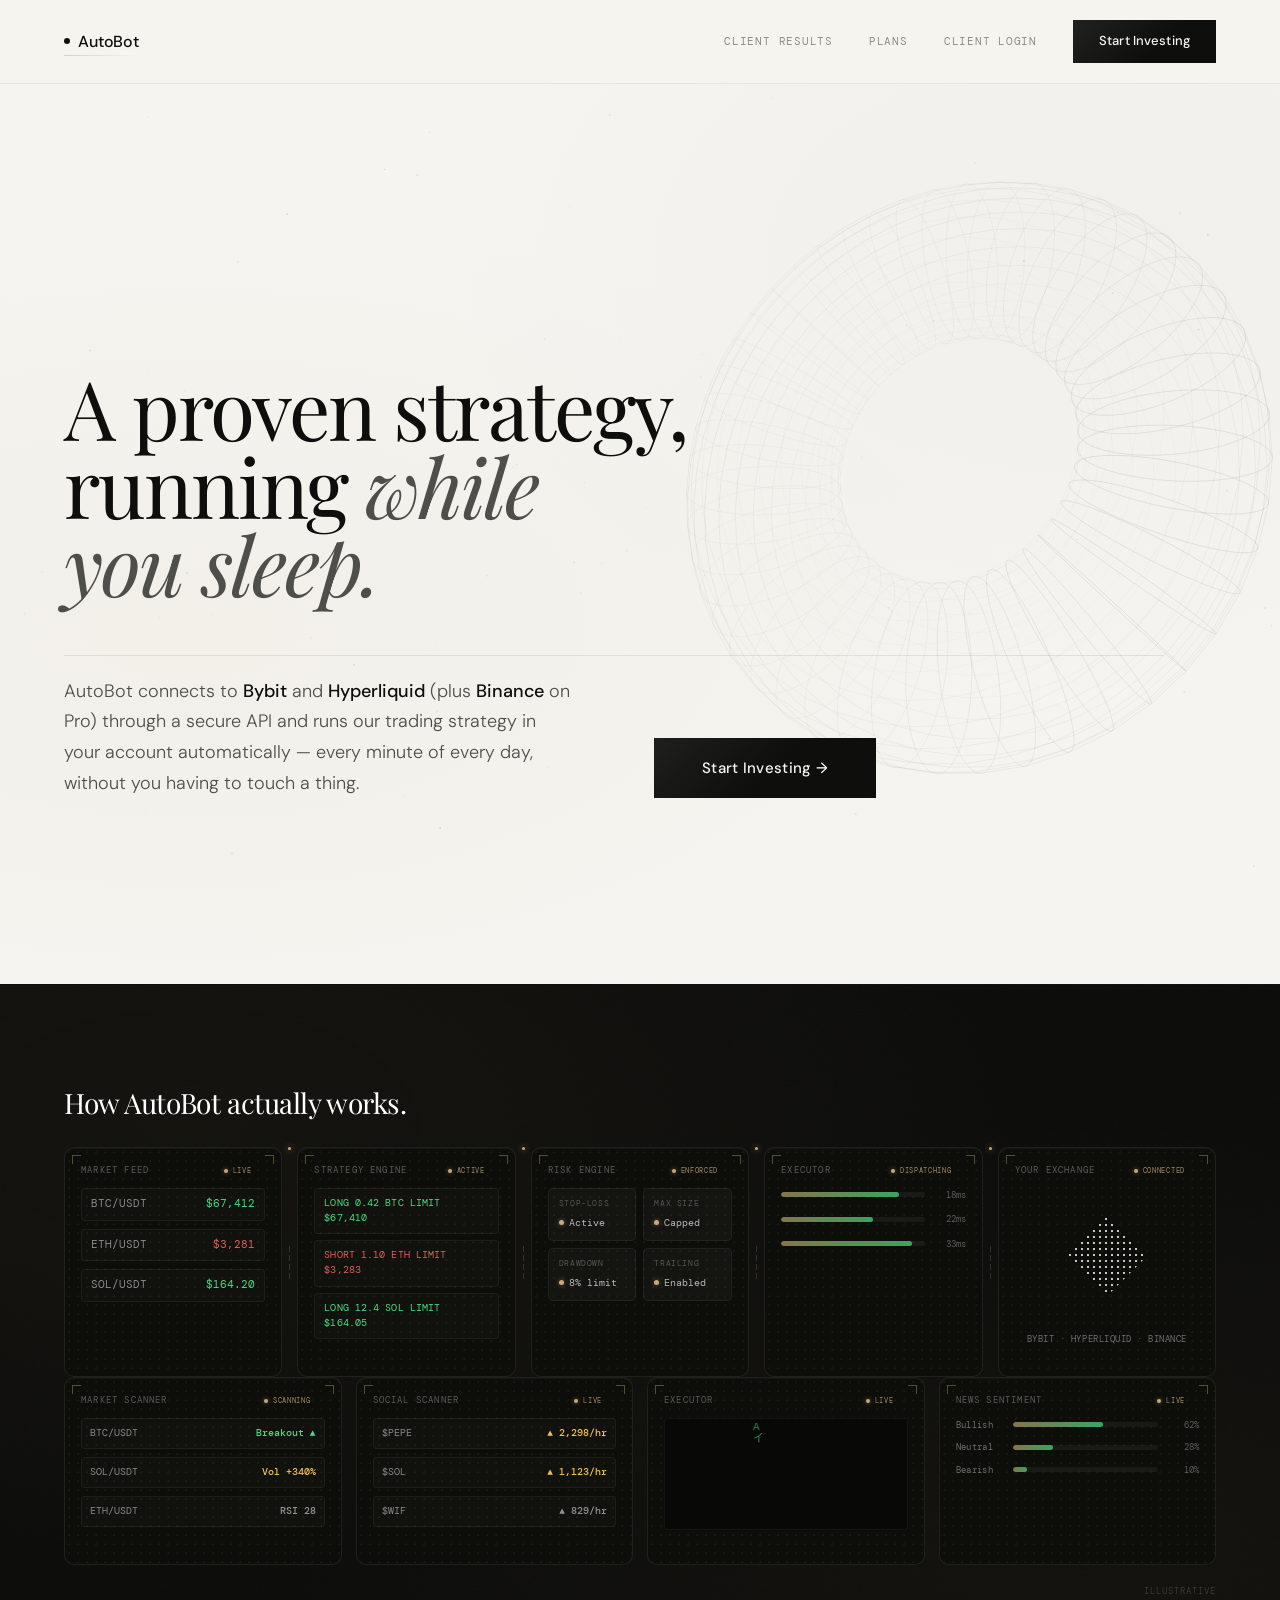
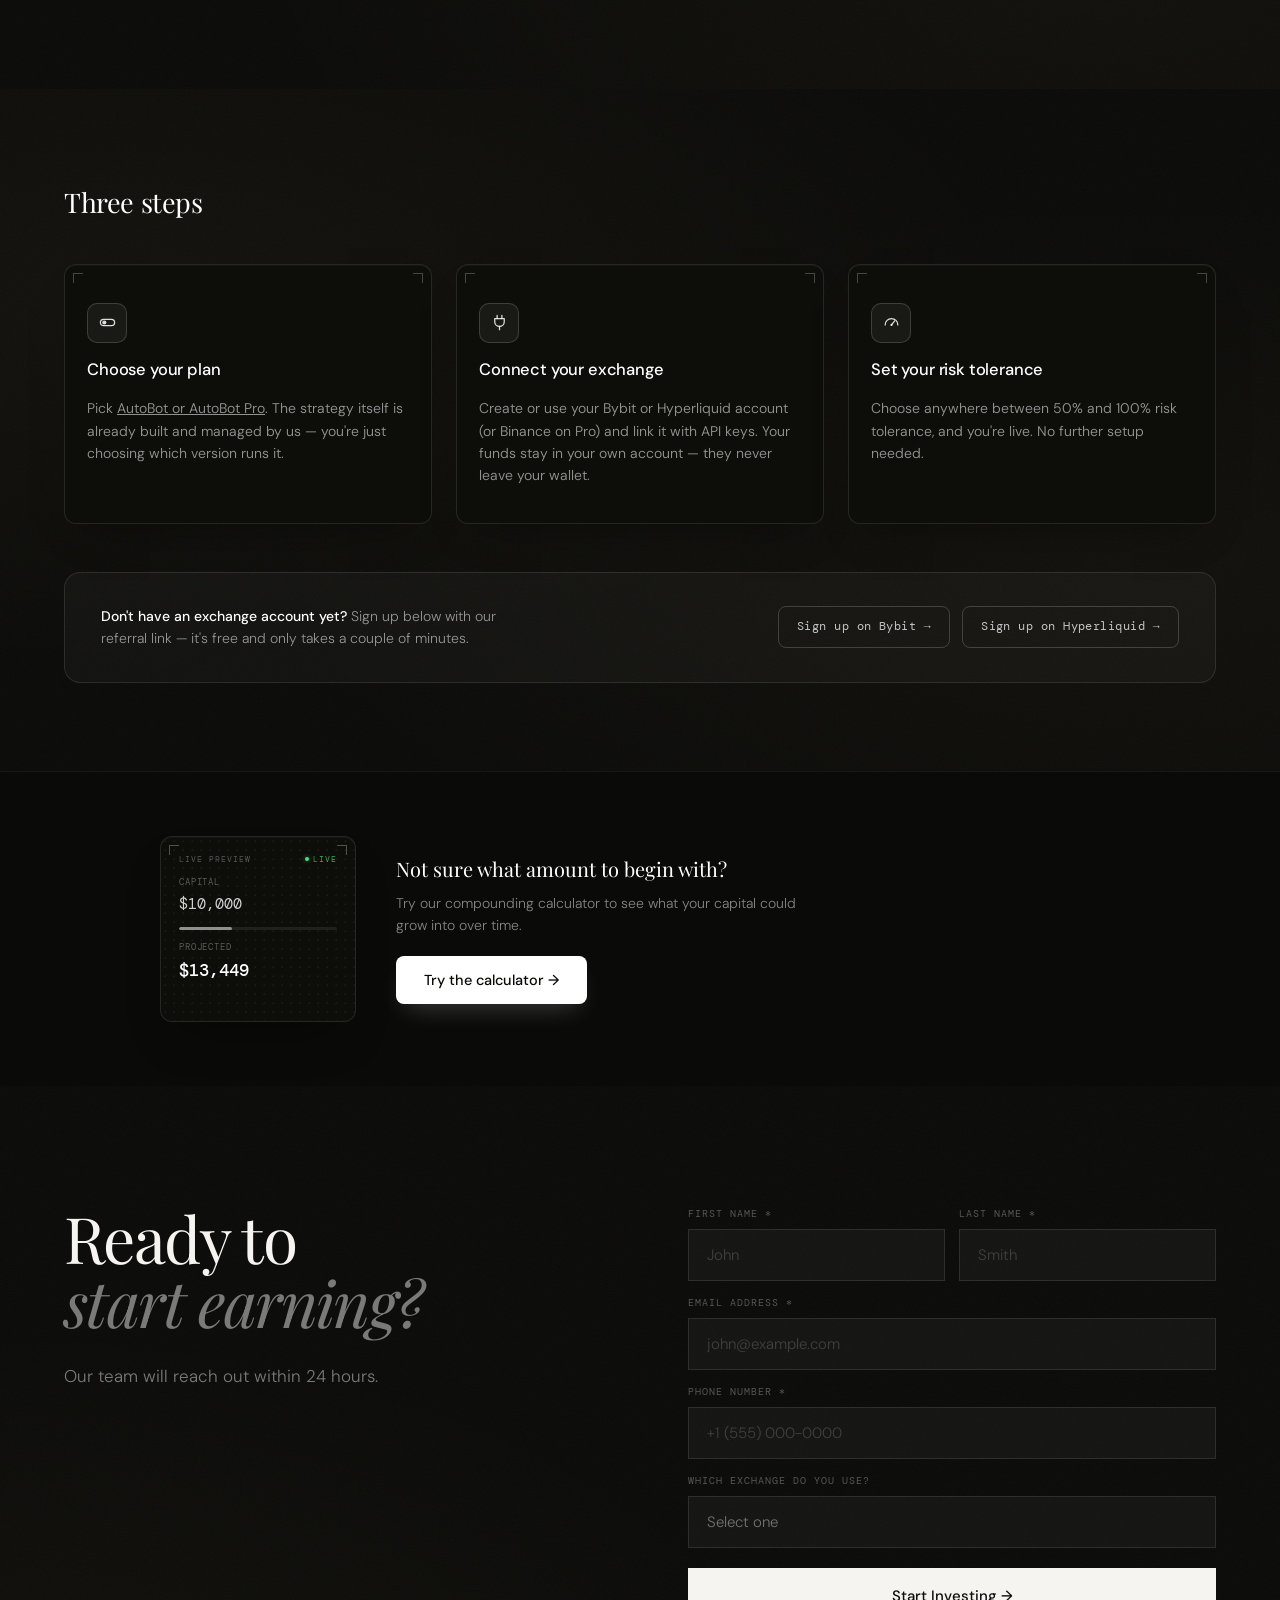
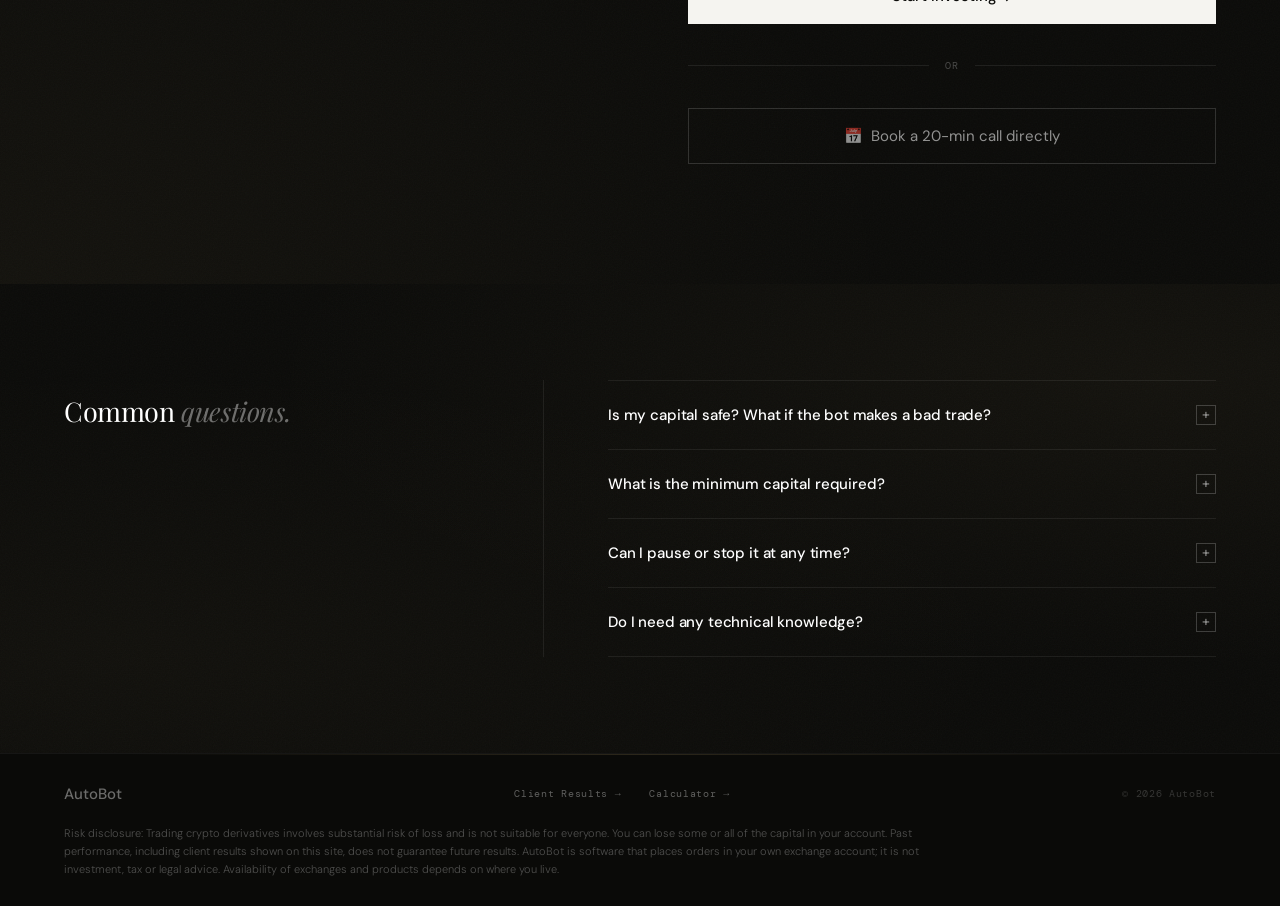
<file: index.html>
<!DOCTYPE html>
<html lang="en">
<head>
<meta charset="UTF-8">
<meta name="viewport" content="width=device-width, initial-scale=1.0">
<meta name="format-detection" content="telephone=no">
<title>AutoBot — Algorithmic Crypto Trading</title>
<meta name="description" content="AutoBot runs our proven crypto trading strategy automatically, 24/7, directly inside your own Bybit or Hyperliquid account, or Binance on AutoBot Pro. Your funds never leave your exchange. Real client results, no profit-sharing — just one flat annual fee.">
<meta property="og:type" content="website">
<meta property="og:site_name" content="AutoBot">
<meta property="og:title" content="AutoBot — Algorithmic Crypto Trading">
<meta property="og:description" content="A proven strategy, running while you sleep. Fully automated crypto trading that never touches your funds — connects directly to your own exchange account, 24/7.">
<meta property="og:url" content="https://autobot.trading/">
<meta property="og:image" content="https://autobot.trading/og-image.jpg">
<meta property="og:image:width" content="1200">
<meta property="og:image:height" content="630">
<meta name="twitter:card" content="summary_large_image">
<meta name="twitter:title" content="AutoBot — Algorithmic Crypto Trading">
<meta name="twitter:description" content="A proven strategy, running while you sleep. Fully automated crypto trading that never touches your funds.">
<meta name="twitter:image" content="https://autobot.trading/og-image.jpg">
<link rel="preconnect" href="https://fonts.googleapis.com">
<link href="https://fonts.googleapis.com/css2?family=Playfair+Display:ital,wght@0,400;0,500;1,400;1,500&family=DM+Sans:wght@300;400;500&family=DM+Mono:wght@300;400&display=swap" rel="stylesheet">
<style>
*,*::before,*::after{box-sizing:border-box;margin:0;padding:0}
:root{
  --black:#0e0e0c;
  --white:#f5f4f0;
  --white-pure:#ffffff;
  --cream:#faf9f6;
  --gray:#8c8c89;
  --gray-mid:#4e4e4b;
  --gray-light:#d4d3ce;
  --border:rgba(14,14,12,0.08);
  --border-strong:rgba(14,14,12,0.16);
  --gold:rgba(180,155,100,0.15);
}
html{scroll-behavior:smooth}
body{
  background:var(--white);
  color:var(--black);
  font-family:'DM Sans',sans-serif;
  font-size:16px;line-height:1.6;overflow-x:hidden;
  /* Subtle warm grain texture */
  background-image:url("data:image/svg+xml,%3Csvg xmlns='http://www.w3.org/2000/svg' width='300' height='300'%3E%3Cfilter id='n'%3E%3CfeTurbulence type='fractalNoise' baseFrequency='0.75' numOctaves='4' stitchTiles='stitch'/%3E%3C/filter%3E%3Crect width='300' height='300' filter='url(%23n)' opacity='0.025'/%3E%3C/svg%3E");
}

/* ── NAV — refined ── */
nav{
  position:fixed;top:0;left:0;right:0;z-index:100;
  display:flex;align-items:center;justify-content:space-between;
  padding:20px 64px;
  background:rgba(245,244,240,0.88);
  backdrop-filter:blur(20px) saturate(1.8);
  -webkit-backdrop-filter:blur(20px) saturate(1.8);
  border-bottom:1px solid rgba(14,14,12,0.06);
}
.nav-logo{
  font-family:'DM Sans',sans-serif;font-weight:500;font-size:16px;
  letter-spacing:-0.01em;color:var(--black);text-decoration:none;
  display:flex;align-items:center;gap:8px;
}
.nav-logo::before{
  content:'';display:block;width:6px;height:6px;
  border-radius:50%;background:var(--black);flex-shrink:0;
}
.nav-right{display:flex;align-items:center;gap:36px}
.nav-link{
  font-family:'DM Mono',monospace;font-size:11px;letter-spacing:0.07em;
  text-transform:uppercase;color:var(--gray);text-decoration:none;
  transition:color 0.2s;
}
.nav-link:hover{color:var(--black)}
.nav-cta{
  background:var(--black);color:var(--white);border:none;
  padding:11px 26px;
  font-family:'DM Sans',sans-serif;font-size:13px;font-weight:500;
  cursor:pointer;text-decoration:none;display:inline-block;
  letter-spacing:0.01em;
  position:relative;overflow:hidden;
  transition:background 0.3s;
}
.nav-cta::after{
  content:'';position:absolute;inset:0;
  background:linear-gradient(135deg,rgba(255,255,255,0.08) 0%,transparent 60%);
  pointer-events:none;
}
.nav-cta:hover{background:#1a1a18;}
.hero{
  min-height:100vh;padding:0 64px;
  display:flex;flex-direction:column;justify-content:center;
  padding-top:100px;position:relative;overflow:hidden;
  background:var(--white);
}
/* large decorative element — orbital ring canvas */
.hero-content{max-width:1100px;position:relative;z-index:2}
.hero-eyebrow{
  display:flex;align-items:center;gap:12px;
  font-family:'DM Mono',monospace;font-size:11px;
  letter-spacing:0.12em;text-transform:uppercase;color:var(--gray);
  margin-bottom:40px;
}
.eyebrow-dot{width:5px;height:5px;border-radius:50%;background:var(--black)}
.hero h1{
  font-family:'Playfair Display',serif;
  font-size:clamp(48px,6.4vw,92px);font-weight:400;
  line-height:0.95;letter-spacing:-0.025em;
  color:var(--black);margin-bottom:52px;
}
.hero h1 em{font-style:italic;color:var(--gray-mid)}
.hero-row{
  display:grid;grid-template-columns:1fr 1fr;gap:80px;
  align-items:end;padding-top:20px;
  border-top:1px solid var(--border);
}
.hero-sub{font-size:18px;color:var(--gray-mid);line-height:1.7;font-weight:300}
.hero-sub strong{color:var(--black);font-weight:500}
.hero-right{display:flex;flex-direction:column;gap:24px;align-items:flex-start}
.btn-primary{
  background:var(--black);color:var(--white);border:none;
  padding:18px 48px;
  font-family:'DM Sans',sans-serif;font-size:15px;font-weight:500;
  cursor:pointer;text-decoration:none;display:inline-block;
  letter-spacing:0.02em;
  position:relative;overflow:hidden;
  transition:background 0.3s;
}
.btn-primary::after{
  content:'';position:absolute;inset:0;
  background:linear-gradient(135deg,rgba(255,255,255,0.07) 0%,transparent 55%);
  pointer-events:none;
}
.btn-primary:hover{background:#1a1a18;}
.hero-reassure{font-family:'DM Mono',monospace;font-size:11px;color:var(--gray);letter-spacing:0.05em;line-height:1.8}
.ticker-tape{
  background:var(--black);overflow:hidden;padding:14px 0;white-space:nowrap;
  position:relative;
}
.ticker-tape::before,.ticker-tape::after{
  content:'';position:absolute;top:0;width:120px;height:100%;z-index:2;pointer-events:none;
}
.ticker-tape::before{left:0;background:linear-gradient(to right,var(--black),transparent)}
.ticker-tape::after{right:0;background:linear-gradient(to left,var(--black),transparent)}
.ticker-inner{display:inline-flex;gap:56px;animation:tape 38s linear infinite}
.ticker-inner span{font-family:'DM Mono',monospace;font-size:10px;letter-spacing:0.15em;text-transform:uppercase;color:rgba(255,255,255,0.22)}
.ticker-inner .hi{color:rgba(255,255,255,0.65)}
@keyframes tape{from{transform:translateX(0)}to{transform:translateX(-50%)}}
.mono-label{font-family:'DM Mono',monospace;font-size:9px;letter-spacing:0.18em;text-transform:uppercase;color:rgba(255,255,255,0.3);display:flex;align-items:center;gap:10px;margin-bottom:20px}
.mono-label::before{content:'';display:block;width:24px;height:1px;background:rgba(255,255,255,0.3);opacity:0.6}
.section-h2{font-family:'Playfair Display',serif;font-size:clamp(21px,2.2vw,27px);font-weight:400;letter-spacing:-0.015em;line-height:1.3;color:#fff}
.how{
  border-top:1px solid rgba(255,255,255,0.07);
  background:#0a0a08;
  background-image:
    radial-gradient(ellipse at 10% 30%, rgba(180,155,100,0.05) 0%, transparent 55%),
    radial-gradient(ellipse at 90% 70%, rgba(180,155,100,0.04) 0%, transparent 55%),
    url("data:image/svg+xml,%3Csvg xmlns='http://www.w3.org/2000/svg' width='300' height='300'%3E%3Cfilter id='n'%3E%3CfeTurbulence type='fractalNoise' baseFrequency='0.75' numOctaves='4' stitchTiles='stitch'/%3E%3C/filter%3E%3Crect width='300' height='300' filter='url(%23n)' opacity='0.03'/%3E%3C/svg%3E");
  position:relative;z-index:2;
  padding:96px 64px 88px;
}
@keyframes blink{0%,100%{opacity:1}50%{opacity:0.25}}
.how-intro{max-width:640px;margin-bottom:44px;}
.how-intro .section-h2{margin-bottom:10px;}
.how-steps-intro{font-size:15px;color:rgba(255,255,255,0.45);font-weight:300;margin-bottom:4px;}
.steps{display:grid;grid-template-columns:repeat(3,1fr);gap:24px;}
.step{
  position:relative;overflow:hidden;
  display:flex;flex-direction:column;align-items:flex-start;gap:14px;
  padding:24px 22px 36px;
  background:#0d0d0a;
  border:1px solid rgba(255,255,255,0.1);
  border-radius:12px;
  box-shadow:inset 0 1px 0 rgba(255,255,255,0.04), 0 20px 40px -24px rgba(0,0,0,0.5);
  transition:border-color 0.25s ease,transform 0.25s ease;
}
.step:hover{border-color:rgba(255,255,255,0.26);transform:translateY(-3px);}
.step::before,.step::after{content:'';position:absolute;width:10px;height:10px;z-index:2;pointer-events:none;}
.step::before{top:8px;left:8px;border-top:1px solid rgba(255,255,255,0.24);border-left:1px solid rgba(255,255,255,0.24);}
.step::after{top:8px;right:8px;border-top:1px solid rgba(255,255,255,0.24);border-right:1px solid rgba(255,255,255,0.24);}
.step-dots{position:absolute;inset:0;background-image:radial-gradient(rgba(255,255,255,0.045) 1px, transparent 1px);background-size:9px 9px;pointer-events:none;}
.step-icon{position:relative;z-index:1;width:40px;height:40px;border-radius:10px;background:rgba(255,255,255,0.05);border:1px solid rgba(255,255,255,0.16);display:flex;align-items:center;justify-content:center;flex-shrink:0;color:rgba(255,255,255,0.85);}
.step-icon svg{width:19px;height:19px;}
.step h3{position:relative;z-index:1;font-size:16.5px;font-weight:500;letter-spacing:-0.01em;color:#fff}
.step p{position:relative;z-index:1;font-size:14px;color:rgba(255,255,255,0.55);line-height:1.6;font-weight:350}
.step-node-id{position:absolute;bottom:10px;right:14px;font-family:'DM Mono',monospace;font-size:7px;letter-spacing:0.1em;color:rgba(255,255,255,0.16);z-index:1;}
.how-signup{
  margin-top:48px;padding:32px 36px;border-radius:16px;
  background:rgba(255,255,255,0.03);
  border:1px solid rgba(255,255,255,0.1);
  display:flex;align-items:center;justify-content:space-between;gap:24px;flex-wrap:wrap;
}
.how-signup-text{font-size:14px;color:rgba(255,255,255,0.55);font-weight:300;line-height:1.6;max-width:440px;}
.how-signup-text b{color:#fff;font-weight:500;}
.how-signup-links{display:flex;gap:12px;flex-wrap:wrap;}
.how-signup-link{
  font-family:'DM Mono',monospace;font-size:11.5px;letter-spacing:0.04em;
  background:transparent;border:1px solid rgba(255,255,255,0.18);color:rgba(255,255,255,0.75);
  padding:11px 18px;border-radius:8px;text-decoration:none;white-space:nowrap;
  transition:all 0.2s;display:inline-block;
}
.how-signup-link:hover{background:rgba(255,255,255,0.08);border-color:rgba(255,255,255,0.4);color:#fff;}
.faq{
  border-top:1px solid rgba(255,255,255,0.07);
  padding:96px 64px;
  display:grid;grid-template-columns:5fr 7fr;
  background:#0a0a08;
  background-image:
    radial-gradient(ellipse at 90% 20%, rgba(180,155,100,0.05) 0%, transparent 55%),
    radial-gradient(ellipse at 10% 80%, rgba(180,155,100,0.04) 0%, transparent 55%),
    url("data:image/svg+xml,%3Csvg xmlns='http://www.w3.org/2000/svg' width='300' height='300'%3E%3Cfilter id='n'%3E%3CfeTurbulence type='fractalNoise' baseFrequency='0.75' numOctaves='4' stitchTiles='stitch'/%3E%3C/filter%3E%3Crect width='300' height='300' filter='url(%23n)' opacity='0.03'/%3E%3C/svg%3E");
  position:relative;z-index:2;
}
.faq-left{padding-right:64px;border-right:1px solid rgba(255,255,255,0.07)}
.faq-left h2{margin-top:14px}
.faq-left p{font-size:16px;color:rgba(255,255,255,0.4);line-height:1.65;margin-top:20px;font-weight:300;max-width:320px}
.faq-right{padding-left:64px}
.faq-item{border-bottom:1px solid rgba(255,255,255,0.07);overflow:hidden}
.faq-item:first-child{border-top:1px solid rgba(255,255,255,0.07)}
.faq-q{display:flex;align-items:center;justify-content:space-between;padding:22px 0;cursor:pointer;gap:20px;font-size:15px;font-weight:500;letter-spacing:-0.01em;color:#fff;transition:color 0.2s;user-select:none}
.faq-q:hover{color:rgba(255,255,255,0.6)}
.faq-icon{width:20px;height:20px;flex-shrink:0;border:1px solid rgba(255,255,255,0.2);display:flex;align-items:center;justify-content:center;font-size:14px;color:rgba(255,255,255,0.5);transition:transform 0.3s cubic-bezier(0.22,1,0.36,1)}
.faq-item.open .faq-icon{transform:rotate(45deg)}
.faq-a{font-size:14px;color:rgba(255,255,255,0.45);line-height:1.7;font-weight:300;max-height:0;overflow:hidden;transition:max-height 0.4s cubic-bezier(0.22,1,0.36,1),padding 0.3s}
.faq-item.open .faq-a{max-height:220px;padding-bottom:22px}
.contact{
  border-top:none;
  background:#0a0a08;
  background-image:
    radial-gradient(ellipse at 0% 100%,rgba(180,155,100,0.05) 0%,transparent 50%),
    url("data:image/svg+xml,%3Csvg xmlns='http://www.w3.org/2000/svg' width='300' height='300'%3E%3Cfilter id='n'%3E%3CfeTurbulence type='fractalNoise' baseFrequency='0.75' numOctaves='4' stitchTiles='stitch'/%3E%3C/filter%3E%3Crect width='300' height='300' filter='url(%23n)' opacity='0.03'/%3E%3C/svg%3E");
  padding:120px 64px;
  display:grid;grid-template-columns:1fr 1fr;gap:96px;align-items:start;
}
.contact-left{display:flex;flex-direction:column}
.contact-label{font-family:'DM Mono',monospace;font-size:10px;letter-spacing:0.14em;text-transform:uppercase;color:rgba(255,255,255,0.3);display:flex;align-items:center;gap:10px;margin-bottom:18px}
.contact-label::before{content:'';display:block;width:20px;height:1px;background:rgba(255,255,255,0.3)}
.contact h2{font-family:'Playfair Display',serif;font-size:clamp(40px,5vw,72px);font-weight:400;letter-spacing:-0.025em;line-height:1.0;color:var(--white);margin-bottom:28px}
.contact h2 em{font-style:italic;color:rgba(255,255,255,0.45)}
.contact-sub{font-size:17px;color:rgba(255,255,255,0.45);line-height:1.65;max-width:400px;margin-bottom:48px;font-weight:300}
.contact-guarantees{display:flex;flex-direction:column}
.guarantee-item{padding:14px 0;border-top:1px solid rgba(255,255,255,0.07);display:flex;align-items:flex-start;gap:14px}
.guarantee-item:last-child{border-bottom:1px solid rgba(255,255,255,0.07)}
.g-check{width:18px;height:18px;border:1px solid rgba(255,255,255,0.2);display:flex;align-items:center;justify-content:center;flex-shrink:0;margin-top:1px;font-size:10px;color:rgba(255,255,255,0.5)}
.guarantee-item span{font-size:14px;color:rgba(255,255,255,0.5);line-height:1.5;font-weight:300}
.contact-form{display:flex;flex-direction:column;gap:14px}
.field-group{display:grid;grid-template-columns:1fr 1fr;gap:14px}
.form-field{display:flex;flex-direction:column;gap:7px}
.form-field label{font-family:'DM Mono',monospace;font-size:10px;letter-spacing:0.1em;text-transform:uppercase;color:rgba(255,255,255,0.3)}
.form-field input,.form-field select,.form-field textarea{background:rgba(255,255,255,0.04);border:1px solid rgba(255,255,255,0.1);color:var(--white);padding:15px 18px;font-family:'DM Sans',sans-serif;font-size:15px;font-weight:300;outline:none;transition:border-color 0.2s;-webkit-appearance:none;appearance:none;border-radius:0}
.form-field input::placeholder,.form-field textarea::placeholder{color:rgba(255,255,255,0.18)}
.form-field input:focus,.form-field select:focus,.form-field textarea:focus{border-color:rgba(255,255,255,0.35)}
.form-field select{cursor:pointer;color:rgba(255,255,255,0.4)}
.form-field select option{background:#181816;color:rgba(255,255,255,0.85)}
.form-field textarea{resize:none;height:110px}
.form-submit{background:var(--white);color:var(--black);border:none;padding:18px 40px;font-family:'DM Sans',sans-serif;font-size:15px;font-weight:500;cursor:pointer;transition:opacity 0.2s;width:100%;margin-top:6px}
.form-submit:hover{opacity:0.82}
.contact-or{display:flex;align-items:center;gap:16px;margin:20px 0}
.contact-or-line{flex:1;height:1px;background:rgba(255,255,255,0.08)}
.contact-or-text{font-family:'DM Mono',monospace;font-size:10px;letter-spacing:0.1em;text-transform:uppercase;color:rgba(255,255,255,0.25)}
.btn-calendar{width:100%;padding:17px 40px;background:transparent;border:1px solid rgba(255,255,255,0.15);color:rgba(255,255,255,0.55);font-family:'DM Sans',sans-serif;font-size:15px;font-weight:400;cursor:pointer;transition:all 0.2s;display:flex;align-items:center;justify-content:center;gap:10px}
.btn-calendar:hover{border-color:rgba(255,255,255,0.4);color:rgba(255,255,255,0.85)}
.form-note{font-family:'DM Mono',monospace;font-size:10px;color:rgba(255,255,255,0.2);letter-spacing:0.05em;text-align:center}
footer{background:#0a0a08;border-top:1px solid rgba(255,255,255,0.05);padding:28px 64px;display:flex;align-items:center;justify-content:space-between}
.footer-logo{font-family:'DM Sans',sans-serif;font-weight:500;font-size:15px;color:rgba(255,255,255,0.4)}
.footer-copy{font-family:'DM Mono',monospace;font-size:10px;letter-spacing:0.07em;color:rgba(255,255,255,0.18)}
.footer-link{font-family:'DM Mono',monospace;font-size:10px;letter-spacing:0.07em;color:rgba(255,255,255,0.35);text-decoration:none;transition:color 0.2s}
.footer-link:hover{color:rgba(255,255,255,0.7)}
footer{flex-wrap:wrap}
.footer-risk{flex:0 0 100%;margin:18px 0 0;max-width:none;box-sizing:border-box;padding-right:max(0px,calc(100% - 880px));font-family:'DM Sans',sans-serif;font-size:11px;line-height:1.65;font-weight:300;color:rgba(255,255,255,0.28)}
.ticker-tape,.how,.engine,.faq,.contact,footer,nav{position:relative;z-index:3}
/* ── ENGINE SCHEMATIC (circuit-style, dark) ── */
.engine{
  border-top:1px solid var(--border);
  background:#0a0a08;
  background-image:
    radial-gradient(ellipse at 15% 20%, rgba(180,155,100,0.05) 0%, transparent 55%),
    radial-gradient(ellipse at 85% 80%, rgba(180,155,100,0.04) 0%, transparent 55%),
    url("data:image/svg+xml,%3Csvg xmlns='http://www.w3.org/2000/svg' width='300' height='300'%3E%3Cfilter id='n'%3E%3CfeTurbulence type='fractalNoise' baseFrequency='0.75' numOctaves='4' stitchTiles='stitch'/%3E%3C/filter%3E%3Crect width='300' height='300' filter='url(%23n)' opacity='0.03'/%3E%3C/svg%3E");
  padding:100px 64px 90px;
  position:relative;z-index:2;
}
.engine-eyebrow{font-family:'DM Mono',monospace;font-size:10px;letter-spacing:.16em;text-transform:uppercase;color:rgba(255,255,255,.3);display:flex;align-items:center;gap:10px;margin-bottom:18px;}
.engine-eyebrow::before{content:'';display:block;width:20px;height:1px;background:rgba(255,255,255,.3);}
.engine-title{font-family:'Playfair Display',serif;font-size:clamp(21px,2.2vw,28px);font-weight:400;letter-spacing:-0.015em;line-height:1.3;color:#fff;max-width:600px;margin-bottom:26px;}
.engine-title em{font-style:italic;color:rgba(255,255,255,.4);}
.engine-cursor{display:none;}

/* Top trace bar — system status readout */
.engine-tracebar{display:flex;align-items:center;justify-content:space-between;gap:24px;padding-bottom:16px;margin-bottom:24px;border-bottom:1px solid rgba(255,255,255,.07);}
.engine-tracebar-ticks{flex:1;height:6px;background-image:repeating-linear-gradient(to right,rgba(255,255,255,.16) 0,rgba(255,255,255,.16) 1px,transparent 1px,transparent 6px);}
.engine-tracebar-status{display:flex;align-items:center;gap:7px;font-family:'DM Mono',monospace;font-size:9px;letter-spacing:.12em;text-transform:uppercase;color:rgba(201,169,120,.85);white-space:nowrap;}

.engine-row{display:grid;grid-template-columns:1fr auto 1fr auto 1fr auto 1fr auto 1fr;align-items:stretch;}
.engine-panel{
  background:#0d0d0a;border:1px solid rgba(255,255,255,.08);border-radius:10px;
  padding:16px 16px 30px;position:relative;overflow:hidden;
  display:flex;flex-direction:column;gap:8px;min-height:230px;
  box-shadow:inset 0 1px 0 rgba(255,255,255,.04);
  transition:border-color 0.3s;
  animation:enginePulse 8s ease-in-out infinite;
  animation-delay:var(--pd,0s);
}
.engine-panel:hover{border-color:rgba(180,155,100,.3);}
/* Sequential "system alive" light-up sweep across panels */
@keyframes enginePulse{
  0%,82%,100%{border-color:rgba(255,255,255,.08);box-shadow:inset 0 1px 0 rgba(255,255,255,.04);}
  4%{border-color:rgba(180,155,100,.55);box-shadow:inset 0 1px 0 rgba(255,255,255,.06),0 0 22px rgba(180,155,100,.2);}
  14%{border-color:rgba(255,255,255,.08);box-shadow:inset 0 1px 0 rgba(255,255,255,.04);}
}
.engine-panel:hover{animation-play-state:paused;}
/* HUD corner brackets */
.engine-panel::before,.engine-panel::after{content:'';position:absolute;width:9px;height:9px;z-index:2;pointer-events:none;}
.engine-panel::before{top:7px;left:7px;border-top:1px solid rgba(180,155,100,.45);border-left:1px solid rgba(180,155,100,.45);}
.engine-panel::after{top:7px;right:7px;border-top:1px solid rgba(180,155,100,.45);border-right:1px solid rgba(180,155,100,.45);}
.engine-node-id{position:absolute;bottom:10px;right:14px;font-family:'DM Mono',monospace;font-size:7px;letter-spacing:.1em;color:rgba(255,255,255,.14);z-index:1;}
.engine-panel-dots{
  position:absolute;inset:0;
  background-image:radial-gradient(rgba(255,255,255,.05) 1px, transparent 1px);
  background-size:9px 9px;
  pointer-events:none;
  overflow:hidden;
}
/* Scanline sweep */
.engine-panel-dots::after{
  content:'';position:absolute;left:0;right:0;height:50%;top:-50%;
  background:linear-gradient(to bottom,transparent,rgba(255,255,255,.05),transparent);
  animation:engineScan 6s linear infinite;
}
@keyframes engineScan{0%{top:-50%;}100%{top:100%;}}
.engine-panel-label{font-family:'DM Mono',monospace;font-size:8.5px;letter-spacing:.14em;text-transform:uppercase;color:rgba(255,255,255,.32);position:relative;z-index:1;margin-bottom:2px;display:flex;align-items:center;justify-content:space-between;padding-right:14px;}
.engine-status{display:flex;align-items:center;gap:5px;font-size:7px;letter-spacing:.1em;color:rgba(201,169,120,.8);}
.engine-status-dot{width:4px;height:4px;border-radius:50%;background:#c9a978;box-shadow:0 0 5px rgba(201,169,120,.7);animation:blink 2s ease-in-out infinite;flex-shrink:0;}
.engine-panel-cap{position:absolute;bottom:10px;left:14px;right:40px;font-family:'DM Mono',monospace;font-size:7.5px;letter-spacing:.1em;text-transform:uppercase;color:rgba(255,255,255,.16);z-index:1;}
.engine-binary{position:absolute;bottom:26px;right:10px;left:10px;font-family:'DM Mono',monospace;font-size:7px;letter-spacing:.08em;color:rgba(255,255,255,.05);line-height:1.5;text-align:right;z-index:0;pointer-events:none;white-space:pre-wrap;word-break:break-all;}

.engine-connector{display:flex;flex-direction:column;justify-content:center;align-items:center;gap:3px;padding:0 7px;position:relative;}
.engine-tick{width:1px;height:6px;background:rgba(255,255,255,.14);}
.engine-connector-dot{position:absolute;left:50%;top:0;width:3px;height:3px;margin-left:-1.5px;border-radius:50%;background:#c9a978;box-shadow:0 0 6px rgba(201,169,120,.9);animation:engineFlow 2.4s ease-in-out infinite;}
@keyframes engineFlow{0%{top:0%;opacity:0;}10%{opacity:1;}90%{opacity:1;}100%{top:100%;opacity:0;}}

.ef-row{display:flex;justify-content:space-between;align-items:center;gap:8px;font-family:'DM Mono',monospace;font-size:10.5px;padding:7px 9px;background:rgba(255,255,255,.02);border:1px solid rgba(255,255,255,.05);border-radius:4px;position:relative;z-index:1;}
.ef-pair{color:rgba(255,255,255,.5);}
.ef-price{color:rgba(255,255,255,.8);transition:color 0.3s;}
.ef-price.up{color:#4ade80;}
.ef-price.down{color:#e0605a;}

.eo-row{font-family:'DM Mono',monospace;font-size:9.5px;padding:7px 9px;border-radius:4px;position:relative;z-index:1;background:rgba(255,255,255,.02);border:1px solid rgba(255,255,255,.05);letter-spacing:0.01em;}
.eo-row.buy{color:#4ade80;}
.eo-row.sell{color:#e0605a;}

.er-grid{display:grid;grid-template-columns:1fr 1fr;gap:7px;position:relative;z-index:1;}
.er-chip{background:rgba(255,255,255,.03);border:1px solid rgba(255,255,255,.06);border-radius:5px;padding:9px 10px;display:flex;flex-direction:column;gap:5px;}
.er-chip-label{font-family:'DM Mono',monospace;font-size:7.5px;letter-spacing:.08em;text-transform:uppercase;color:rgba(255,255,255,.28);}
.er-chip-val{font-family:'DM Mono',monospace;font-size:10px;color:rgba(255,255,255,.7);display:flex;align-items:center;gap:5px;}
.er-dot{width:5px;height:5px;border-radius:50%;background:#c9a978;box-shadow:0 0 5px rgba(201,169,120,.55);flex-shrink:0;animation:blink 2.4s ease-in-out infinite;}

.ex-bar-row{display:flex;align-items:center;gap:9px;position:relative;z-index:1;}
.ex-bar{flex:1;height:5px;background:rgba(255,255,255,.05);border-radius:3px;overflow:hidden;}
.ex-bar-fill{height:100%;background:linear-gradient(90deg,rgba(180,155,100,.7),rgba(74,222,128,.7));border-radius:3px;}
.ex-ms{font-family:'DM Mono',monospace;font-size:9px;color:rgba(255,255,255,.32);min-width:32px;text-align:right;}

.engine-mark-wrap{flex:1;display:flex;align-items:center;justify-content:center;position:relative;z-index:1;padding:6px 0;}
.engine-mark{
  width:80px;height:80px;
  background-image:radial-gradient(rgba(255,255,255,.9) 1.4px, transparent 1.4px);
  background-size:6px 6px;
  clip-path:polygon(50% 0%,100% 50%,50% 100%,0% 50%);
  opacity:.85;
}
.engine-exch-list{font-family:'DM Mono',monospace;font-size:8.5px;letter-spacing:.06em;color:rgba(255,255,255,.4);text-align:center;position:relative;z-index:1;}

.engine-caption{display:flex;justify-content:space-between;margin-top:20px;font-family:'DM Mono',monospace;font-size:8.5px;letter-spacing:.12em;text-transform:uppercase;color:rgba(255,255,255,.16);}

/* Signal intelligence — secondary panel row feeding the Strategy Engine */
.engine-subrow-label{display:flex;align-items:center;gap:14px;margin:52px 0 20px;font-family:'DM Mono',monospace;font-size:9px;letter-spacing:.14em;text-transform:uppercase;color:rgba(255,255,255,.28);white-space:nowrap;}
.engine-subrow-label::before,.engine-subrow-label::after{content:'';flex:1;height:1px;background:rgba(255,255,255,.08);}
.engine-row2{display:grid;grid-template-columns:repeat(4,1fr);gap:14px;}
.engine-panel.compact{min-height:188px;padding-bottom:26px;}
.engine-panel-sub{font-family:'DM Mono',monospace;font-size:7.5px;letter-spacing:.05em;color:rgba(255,255,255,.22);margin-top:-4px;margin-bottom:4px;position:relative;z-index:1;}
.sig-row{display:flex;align-items:center;justify-content:space-between;gap:8px;font-family:'DM Mono',monospace;font-size:9.5px;padding:7px 8px;background:rgba(255,255,255,.02);border:1px solid rgba(255,255,255,.05);border-radius:4px;position:relative;z-index:1;}
.sig-label{color:rgba(255,255,255,.5);}
.sig-val{color:rgba(255,255,255,.55);font-weight:500;transition:color 0.3s;}
.sig-val.hot{color:#f2c14e;}
.sig-val.up{color:#4ade80;}
.sig-val.down{color:#e0605a;}
.ns-row{display:flex;align-items:center;gap:9px;font-family:'DM Mono',monospace;font-size:9px;position:relative;z-index:1;}
.ns-label{min-width:48px;color:rgba(255,255,255,.4);letter-spacing:.04em;}
.matrix-canvas{width:100%;height:112px;display:block;border-radius:4px;background:#080807;border:1px solid rgba(255,255,255,.05);position:relative;z-index:1;}

/* ── CALCULATOR TEASER (a small trading-terminal-style live preview panel) ── */
.calc-teaser{
  background:#0a0a08;position:relative;z-index:2;
  padding:64px 64px;
  border-top:1px solid rgba(255,255,255,0.06);
}
.calc-teaser-row{
  max-width:960px;margin:0 auto;
  display:flex;align-items:center;gap:40px;flex-wrap:wrap;
}
.calc-teaser-panel{
  width:196px;height:186px;flex-shrink:0;position:relative;overflow:hidden;
  background:#0d0d0a;border:1px solid rgba(255,255,255,0.1);border-radius:12px;
  padding:16px 18px 18px;
  display:flex;flex-direction:column;gap:11px;
  box-shadow:inset 0 1px 0 rgba(255,255,255,0.04), 0 24px 48px -24px rgba(0,0,0,0.55);
}
.calc-teaser-panel::before,.calc-teaser-panel::after{content:'';position:absolute;width:10px;height:10px;z-index:2;pointer-events:none;}
.calc-teaser-panel::before{top:8px;left:8px;border-top:1px solid rgba(255,255,255,0.28);border-left:1px solid rgba(255,255,255,0.28);}
.calc-teaser-panel::after{top:8px;right:8px;border-top:1px solid rgba(255,255,255,0.28);border-right:1px solid rgba(255,255,255,0.28);}
.ctp-dots{position:absolute;inset:0;background-image:radial-gradient(rgba(255,255,255,0.05) 1px, transparent 1px);background-size:9px 9px;pointer-events:none;overflow:hidden;}
.ctp-scanline{position:absolute;left:0;right:0;height:50%;top:-50%;background:linear-gradient(to bottom,transparent,rgba(255,255,255,0.045),transparent);animation:ctpScan 6s linear infinite;pointer-events:none;}
@keyframes ctpScan{0%{top:-50%;}100%{top:100%;}}
.ctp-head{position:relative;z-index:1;display:flex;align-items:center;justify-content:space-between;font-family:'DM Mono',monospace;font-size:8px;letter-spacing:0.12em;text-transform:uppercase;color:rgba(255,255,255,0.3);}
.ctp-live{display:flex;align-items:center;gap:4px;color:rgba(74,222,128,0.75);}
.ctp-live-dot{width:4px;height:4px;border-radius:50%;background:#4ade80;box-shadow:0 0 5px rgba(74,222,128,0.6);animation:blink 2s ease-in-out infinite;}
.ctp-row{position:relative;z-index:1;display:flex;flex-direction:column;gap:2px;}
.ctp-label{font-family:'DM Mono',monospace;font-size:8.5px;letter-spacing:0.1em;text-transform:uppercase;color:rgba(255,255,255,0.32);}
.ctp-value{font-family:'DM Mono',monospace;font-size:15px;color:rgba(255,255,255,0.8);transition:opacity 0.3s;}
.ctp-value.big{font-size:17px;color:#fff;font-weight:500;}
.ctp-slider{position:relative;z-index:1;height:3px;border-radius:2px;background:rgba(255,255,255,0.08);overflow:hidden;}
.ctp-slider-fill{position:absolute;left:0;top:0;bottom:0;width:35%;background:rgba(255,255,255,0.5);border-radius:2px;transition:width 1.2s ease;}
.ctp-node-id{position:absolute;bottom:8px;right:12px;font-family:'DM Mono',monospace;font-size:7px;letter-spacing:0.1em;color:rgba(255,255,255,0.16);z-index:1;}
.calc-teaser-body{flex:1;min-width:240px;}
.calc-teaser-heading{font-family:'Playfair Display',serif;font-size:20px;color:#fff;font-weight:400;margin-bottom:8px;}
.calc-teaser-text{font-size:14px;color:rgba(255,255,255,0.5);font-weight:300;line-height:1.55;max-width:400px;margin-bottom:20px;}
.calc-teaser-btn{
  font-family:'DM Sans',sans-serif;font-size:14.5px;font-weight:500;
  background:#fff;color:#0a0a08;border:none;border-radius:8px;
  padding:15px 28px;cursor:pointer;white-space:nowrap;transition:all 0.2s;
  box-shadow:0 12px 26px -10px rgba(255,255,255,0.22);
}
.calc-teaser-btn:hover{background:rgba(255,255,255,0.85);transform:translateY(-1px);}

/* ── CALCULATOR MODAL ── */
.calc-overlay{
  display:none;position:fixed;inset:0;z-index:200;
  background:rgba(6,6,5,0.78);backdrop-filter:blur(4px);
  align-items:center;justify-content:center;padding:24px;
}
.calc-overlay.open{display:flex;}
.calc-modal{
  width:100%;max-width:460px;max-height:88vh;overflow-y:auto;
  background:#0d0d0a;border:1px solid rgba(255,255,255,0.1);border-radius:12px;
  padding:32px 30px 28px;position:relative;
  box-shadow:0 24px 60px rgba(0,0,0,0.5);
}
.calc-modal-close{
  position:absolute;top:16px;right:16px;width:28px;height:28px;
  background:transparent;border:1px solid rgba(255,255,255,0.12);color:rgba(255,255,255,0.5);
  cursor:pointer;font-size:13px;line-height:1;border-radius:50%;
}
.calc-modal-close:hover{color:#fff;border-color:rgba(255,255,255,0.3);}
.calc-modal-eyebrow{font-family:'DM Mono',monospace;font-size:10px;letter-spacing:0.14em;text-transform:uppercase;color:rgba(180,155,100,0.7);margin-bottom:6px;}
.calc-modal-title{font-family:'Playfair Display',serif;font-size:22px;color:#fff;margin-bottom:4px;}
.calc-modal-sub{font-size:12px;color:rgba(255,255,255,0.3);margin-bottom:22px;}
.calc-field{margin-bottom:16px;}
.calc-field label{display:block;font-family:'DM Mono',monospace;font-size:9.5px;letter-spacing:0.08em;text-transform:uppercase;color:rgba(255,255,255,0.35);margin-bottom:7px;}
.calc-field input{
  width:100%;background:rgba(255,255,255,0.04);border:1px solid rgba(255,255,255,0.12);
  color:#fff;padding:11px 13px;font-family:'DM Sans',sans-serif;font-size:14px;border-radius:4px;
}
.calc-field input:focus{outline:none;border-color:rgba(180,155,100,0.5);}
.calc-plan-toggle{display:flex;gap:8px;margin-bottom:20px;}
.calc-plan-btn{
  flex:1;font-family:'DM Mono',monospace;font-size:11px;letter-spacing:0.04em;
  background:rgba(255,255,255,0.03);border:1px solid rgba(255,255,255,0.1);color:rgba(255,255,255,0.5);
  padding:10px 8px;cursor:pointer;border-radius:4px;transition:all 0.2s;
}
.calc-plan-btn.active{background:rgba(180,155,100,0.12);border-color:rgba(180,155,100,0.5);color:#d8c9a3;}
.calc-output{background:rgba(255,255,255,0.03);border:1px solid rgba(255,255,255,0.07);border-radius:8px;padding:18px 18px 14px;margin-bottom:14px;}
.calc-output-row{display:flex;align-items:baseline;justify-content:space-between;margin-bottom:4px;}
.calc-output-row span:first-child{font-family:'DM Mono',monospace;font-size:9.5px;letter-spacing:0.08em;text-transform:uppercase;color:rgba(255,255,255,0.3);}
.calc-output-big{font-family:'Playfair Display',serif;font-size:26px;color:#fff;}
#calc-return-pct{font-family:'DM Mono',monospace;font-size:13px;color:#4ade80;}
#calc-canvas{width:100%;height:70px;display:block;margin-top:10px;}
.calc-disclaimer{font-size:10.5px;line-height:1.6;color:rgba(255,255,255,0.28);}
.calc-disclaimer a{color:rgba(180,155,100,0.8);text-decoration:none;}
.calc-disclaimer a:hover{text-decoration:underline;}

/* ── WHAT HAPPENS NEXT ── */
.what-next{margin-top:24px;padding-top:24px;border-top:1px solid rgba(255,255,255,0.07)}
.what-next-label{font-family:'DM Mono',monospace;font-size:10px;letter-spacing:0.12em;text-transform:uppercase;color:rgba(255,255,255,0.3);margin-bottom:16px}
.what-next-steps{display:flex;flex-direction:column;gap:12px}
.what-next-step{display:flex;align-items:flex-start;gap:14px}
.wn-num{font-family:'DM Mono',monospace;font-size:10px;color:rgba(255,255,255,0.25);letter-spacing:0.06em;padding-top:1px;flex-shrink:0}
.wn-text{font-size:13px;color:rgba(255,255,255,0.45);line-height:1.55;font-weight:300}

/* ── LUXURY MICRO-DETAILS ── */

/* Warm gradient on hero */
.hero{
  background:
    radial-gradient(ellipse at 15% 60%, rgba(180,155,100,0.05) 0%, transparent 55%),
    radial-gradient(ellipse at 85% 20%, rgba(14,14,12,0.02) 0%, transparent 45%),
    var(--white) !important;
}

/* Nav logo accent line */
.nav-logo{position:relative;}
.nav-logo::after{
  content:'';position:absolute;bottom:-2px;left:0;width:100%;height:1px;
  background:linear-gradient(90deg,rgba(14,14,12,0.15),transparent);
}

.step{position:relative;overflow:visible;}
.step > *{position:relative;z-index:1;}

.how,.faq{
  border-top:none !important;
  position:relative;
}

/* FAQ hover — more refined */
.faq-q{transition:color 0.25s,letter-spacing 0.25s !important;}
.faq-q:hover{letter-spacing:0.005em !important;}

/* Form inputs — refined focus */
.form-field input:focus,.form-field select:focus{
  border-color:rgba(255,255,255,0.45) !important;
  background:rgba(255,255,255,0.07) !important;
}

/* CTA button — offset border on hover */
.btn-primary{transition:background 0.3s,outline-offset 0.2s !important;}
.btn-primary:hover{
  outline:1px solid rgba(14,14,12,0.2);
  outline-offset:3px;
}
.nav-cta:hover{
  outline:1px solid rgba(255,255,255,0.15);
  outline-offset:3px;
}

/* Mono label — refined */
.mono-label::before{
  background:linear-gradient(90deg,rgba(255,255,255,0.3),transparent) !important;
  width:28px !important;
}

/* Footer — thin gold accent line on top */
footer::before{
  content:'';display:block;position:absolute;top:0;left:10%;width:80%;height:1px;
  background:linear-gradient(90deg,transparent,rgba(180,155,100,0.2),transparent);
}
footer{position:relative;}

/* Guarantee items — hover */
.guarantee-item{transition:padding-left 0.2s;}
.guarantee-item:hover{padding-left:4px;}

/* Contact label line */
.contact-label::before{
  background:linear-gradient(90deg,rgba(255,255,255,0.3),transparent) !important;
}


.fade-up{opacity:0;transform:translateY(28px);transition:opacity 0.75s cubic-bezier(0.22,1,0.36,1),transform 0.75s cubic-bezier(0.22,1,0.36,1)}
.fade-up.visible{opacity:1;transform:translateY(0)}


/* ── HAMBURGER + MOBILE MENU ── */
.nav-hamburger {
  display: none;
  flex-direction: column;
  justify-content: center;
  gap: 5px;
  width: 36px;
  height: 36px;
  background: none;
  border: 1px solid var(--border);
  cursor: pointer;
  padding: 8px;
}
.nav-hamburger span {
  display: block;
  width: 100%;
  height: 1px;
  background: var(--black);
  transition: all 0.25s cubic-bezier(0.22,1,0.36,1);
}
.nav-hamburger.open span:nth-child(1) { transform: translateY(6px) rotate(45deg); }
.nav-hamburger.open span:nth-child(2) { opacity: 0; }
.nav-hamburger.open span:nth-child(3) { transform: translateY(-6px) rotate(-45deg); }

.mobile-menu {
  display: none;
  position: fixed;
  top: 58px;
  left: 0; right: 0;
  background: rgba(245,244,240,0.98);
  backdrop-filter: blur(20px);
  -webkit-backdrop-filter: blur(20px);
  border-bottom: 1px solid var(--border);
  flex-direction: column;
  z-index: 99;
  padding: 8px 0 16px;
  transform: translateY(-8px);
  opacity: 0;
  transition: transform 0.3s cubic-bezier(0.22,1,0.36,1), opacity 0.3s;
  pointer-events: none;
}
.mobile-menu.open {
  transform: translateY(0);
  opacity: 1;
  pointer-events: all;
}
.mobile-link {
  font-family: 'DM Mono', monospace;
  font-size: 11px;
  letter-spacing: 0.1em;
  text-transform: uppercase;
  color: var(--gray-mid);
  text-decoration: none;
  padding: 14px 24px;
  border-bottom: 1px solid var(--border);
  display: block;
  transition: color 0.15s;
}
.mobile-link:last-child { border-bottom: none; }
.mobile-link:hover { color: var(--black); }
.mobile-link.cta {
  color: var(--black);
  font-weight: 500;
  margin: 8px 24px 0;
  border: 1px solid var(--black);
  border-bottom: 1px solid var(--black);
  text-align: center;
  padding: 12px 24px;
}

/* ═══════════════════════════════════════
   MOBILE — everything below 768px
═══════════════════════════════════════ */
@media (max-width: 768px) {

  /* ── NAV ── */
  nav { padding: 0 20px; height: 58px; }
  .nav-right { display: none; }
  .nav-hamburger { display: flex; }
  .mobile-menu { display: flex; }

  /* ── HERO ── */
  .hero {
    padding: 100px 24px 56px;
    min-height: auto;
  }
  .hero h1 {
    font-size: clamp(38px, 10vw, 56px);
    margin-bottom: 36px;
  }
  .hero-eyebrow { margin-bottom: 28px; font-size: 10px; }
  .hero-row {
    grid-template-columns: 1fr;
    gap: 28px;
    padding-top: 24px;
  }
  .hero-sub { font-size: 15px; }
  .hero-right { align-items: flex-start; }
  .btn-primary { padding: 16px 36px; font-size: 14px; width: 100%; text-align: center; }
  .hero-reassure { font-size: 10px; }

  /* Hide 3D canvas on mobile — too heavy */
  #hero-3d { display: none; }
  #trading-canvas { opacity: 0.4; }

  /* ── TICKER ── */
  .ticker-inner { animation-duration: 22s; }

  /* ── HOW IT WORKS ── */
  .how { padding: 56px 24px 48px; }
  .section-h2 { font-size: clamp(19px, 5.5vw, 24px); }
  .steps { grid-template-columns: 1fr; gap: 16px; }
  .step { padding: 24px 22px 26px; }
  .step h3 { font-size: 15px; }
  .step p { font-size: 13px; }
  .how-signup { padding: 24px; flex-direction: column; align-items: flex-start; gap: 18px; }

  /* ── ENGINE SCHEMATIC ── */
  .engine { padding: 56px 20px 48px; }
  .engine-title { font-size: clamp(17px, 6vw, 22px); margin-bottom: 22px; line-height: 1.4; }
  .engine-row { grid-template-columns: 1fr; gap: 14px; }
  .engine-connector { display: none; }
  .engine-panel { min-height: auto; padding-bottom: 34px; }
  .engine-row2 { grid-template-columns: 1fr; gap: 14px; }
  .engine-panel.compact { min-height: auto; padding-bottom: 34px; }
  .engine-subrow-label { margin: 40px 0 16px; }

  /* ── FAQ ── */
  .faq {
    grid-template-columns: 1fr;
    padding: 56px 24px;
  }
  .faq-left {
    padding-right: 0;
    border-right: none;
    border-bottom: 1px solid var(--border);
    padding-bottom: 40px;
    margin-bottom: 0;
  }
  .faq-right { padding-left: 0; padding-top: 32px; }
  .faq-left h2 { font-size: clamp(32px, 8vw, 52px); }

  /* ── CONTACT ── */
  .contact {
    grid-template-columns: 1fr;
    gap: 40px;
    padding: 64px 24px;
  }
  .contact h2 { font-size: clamp(36px, 10vw, 56px); }
  .contact-sub { font-size: 15px; }
  .field-group { grid-template-columns: 1fr; gap: 10px; }
  .form-submit { padding: 16px; font-size: 14px; }
  .btn-calendar { padding: 14px; font-size: 14px; }

  /* ── FOOTER ── */
  footer {
    padding: 24px;
    flex-direction: column;
    align-items: flex-start;
    gap: 12px;
  }
  .footer-copy { font-size: 9px; }

  /* ── MONO LABELS ── */
  .mono-label { font-size: 8px; }

  /* ── WHAT NEXT ── */
  .what-next-steps { gap: 10px; }
}

/* ── TABLET — 769px to 1024px ── */
@media (min-width: 769px) and (max-width: 1024px) {
  nav { padding: 18px 32px; }
  .hero { padding: 110px 40px 64px; }
  .hero h1 { font-size: clamp(44px, 6.6vw, 70px); }
  .how { padding: 72px 40px; }
  .engine-row2 { grid-template-columns: 1fr 1fr; }
  .faq { padding: 72px 40px; }
  .contact { padding: 80px 40px; gap: 48px; }
  footer { padding: 24px 40px; }
}
</style>
</head>
<body>

<nav>
  <a href="index.html" class="nav-logo">AutoBot</a>
  <div class="nav-right" id="nav-right">
    <a href="results.html" class="nav-link">Client results</a>
    <a href="plans.html" class="nav-link">Plans</a>
    <a href="login.html" class="nav-link">Client login</a>
    <a href="#contact" class="nav-cta">Start Investing</a>
  </div>
  <button class="nav-hamburger" id="nav-hamburger" onclick="toggleMenu()" aria-label="Menu">
    <span></span><span></span><span></span>
  </button>
</nav>
<!-- Mobile menu -->
<div class="mobile-menu" id="mobile-menu">
  <a href="results.html" class="mobile-link">Client results</a>
  <a href="plans.html" class="mobile-link">Plans</a>
  <a href="login.html" class="mobile-link">Client login</a>
  <a href="#contact" class="mobile-link cta" onclick="closeMobileMenu()">Start Investing →</a>
</div>

<section class="hero">
  <div class="hero-content">
    <h1 class="fade-up">A proven strategy,<br>running <em>while<br>you sleep.</em></h1>
    <div class="hero-row fade-up">
      <p class="hero-sub">AutoBot connects to <strong>Bybit</strong> and <strong>Hyperliquid</strong> (plus <strong>Binance</strong> on Pro) through a secure API and runs our trading strategy in your account automatically — every minute of every day, without you having to touch a thing.</p>
      <div class="hero-right">
        <a href="#contact" class="btn-primary">Start Investing →</a>
      </div>
    </div>
  </div>
</section>

<canvas id="hero-3d" style="position:fixed;top:0;right:0;width:52%;height:100vh;pointer-events:none;z-index:1;transition:opacity 0.5s;"></canvas>


<!-- ENGINE SCHEMATIC — circuit-style pipeline, inspired by dark trading-infra diagrams -->
<section class="engine">
  <div class="engine-title fade-up">How AutoBot actually works.<span class="engine-cursor"></span></div>


  <div class="engine-row fade-up">

    <div class="engine-panel" style="--pd:0s;">
      <div class="engine-panel-dots"></div>
      <div class="engine-panel-label"><span>Market Feed</span><span class="engine-status"><span class="engine-status-dot"></span>Live</span></div>
      <div class="ef-row"><span class="ef-pair">BTC/USDT</span><span class="ef-price up" id="ef-btc">$67,412</span></div>
      <div class="ef-row"><span class="ef-pair">ETH/USDT</span><span class="ef-price down" id="ef-eth">$3,281</span></div>
      <div class="ef-row"><span class="ef-pair">SOL/USDT</span><span class="ef-price up" id="ef-sol">$164.20</span></div>
    </div>

    <div class="engine-connector"><span class="engine-connector-dot"></span><span class="engine-tick"></span><span class="engine-tick"></span><span class="engine-tick"></span><span class="engine-tick"></span></div>

    <div class="engine-panel" style="--pd:1.6s;">
      <div class="engine-panel-dots"></div>
      <div class="engine-panel-label"><span>Strategy Engine</span><span class="engine-status"><span class="engine-status-dot"></span>Active</span></div>
      <div id="engine-orders" style="display:flex;flex-direction:column;gap:6px;position:relative;z-index:1;">
        <div class="eo-row buy">LONG 0.42 BTC LIMIT $67,410</div>
        <div class="eo-row sell">SHORT 1.10 ETH LIMIT $3,283</div>
        <div class="eo-row buy">LONG 12.4 SOL LIMIT $164.05</div>
      </div>
    </div>

    <div class="engine-connector"><span class="engine-connector-dot" style="animation-delay:0.4s;"></span><span class="engine-tick"></span><span class="engine-tick"></span><span class="engine-tick"></span><span class="engine-tick"></span></div>

    <div class="engine-panel" style="--pd:3.2s;">
      <div class="engine-panel-dots"></div>
      <div class="engine-panel-label"><span>Risk Engine</span><span class="engine-status"><span class="engine-status-dot"></span>Enforced</span></div>
      <div class="er-grid">
        <div class="er-chip"><span class="er-chip-label">Stop-loss</span><span class="er-chip-val"><span class="er-dot"></span>Active</span></div>
        <div class="er-chip"><span class="er-chip-label">Max size</span><span class="er-chip-val"><span class="er-dot"></span>Capped</span></div>
        <div class="er-chip"><span class="er-chip-label">Drawdown</span><span class="er-chip-val"><span class="er-dot"></span>8% limit</span></div>
        <div class="er-chip"><span class="er-chip-label">Trailing</span><span class="er-chip-val"><span class="er-dot"></span>Enabled</span></div>
      </div>
    </div>

    <div class="engine-connector"><span class="engine-connector-dot" style="animation-delay:0.8s;"></span><span class="engine-tick"></span><span class="engine-tick"></span><span class="engine-tick"></span><span class="engine-tick"></span></div>

    <div class="engine-panel" style="--pd:4.8s;">
      <div class="engine-panel-dots"></div>
      <div class="engine-panel-label"><span>Executor</span><span class="engine-status"><span class="engine-status-dot"></span>Dispatching</span></div>
      <div style="display:flex;flex-direction:column;gap:10px;position:relative;z-index:1;">
        <div class="ex-bar-row"><div class="ex-bar"><div class="ex-bar-fill" style="width:82%"></div></div><span class="ex-ms" id="ex-ms-1">38ms</span></div>
        <div class="ex-bar-row"><div class="ex-bar"><div class="ex-bar-fill" style="width:64%"></div></div><span class="ex-ms" id="ex-ms-2">41ms</span></div>
        <div class="ex-bar-row"><div class="ex-bar"><div class="ex-bar-fill" style="width:91%"></div></div><span class="ex-ms" id="ex-ms-3">29ms</span></div>
      </div>
    </div>

    <div class="engine-connector"><span class="engine-connector-dot" style="animation-delay:1.2s;"></span><span class="engine-tick"></span><span class="engine-tick"></span><span class="engine-tick"></span><span class="engine-tick"></span></div>

    <div class="engine-panel" style="--pd:6.4s;">
      <div class="engine-panel-dots"></div>
      <div class="engine-panel-label"><span>Your Exchange</span><span class="engine-status"><span class="engine-status-dot"></span>Connected</span></div>
      <div class="engine-mark-wrap"><div class="engine-mark"></div></div>
      <div class="engine-exch-list">BYBIT · HYPERLIQUID · BINANCE</div>
    </div>

  </div>


  <div class="engine-row2 fade-up">

    <div class="engine-panel compact" style="--pd:0.6s;">
      <div class="engine-panel-dots"></div>
      <div class="engine-panel-label"><span>Market Scanner</span><span class="engine-status"><span class="engine-status-dot"></span>Scanning</span></div>
      <div class="sig-row"><span class="sig-label">BTC/USDT</span><span class="sig-val up" id="ms-1">Breakout ▲</span></div>
      <div class="sig-row"><span class="sig-label">SOL/USDT</span><span class="sig-val hot" id="ms-2">Vol +340%</span></div>
      <div class="sig-row"><span class="sig-label">ETH/USDT</span><span class="sig-val" id="ms-3">RSI 28</span></div>
    </div>

    <div class="engine-panel compact" style="--pd:2.6s;">
      <div class="engine-panel-dots"></div>
      <div class="engine-panel-label"><span>Social Scanner</span><span class="engine-status"><span class="engine-status-dot"></span>Live</span></div>
      <div class="sig-row"><span class="sig-label">$PEPE</span><span class="sig-val hot" id="soc-1">▲ 2,340/hr</span></div>
      <div class="sig-row"><span class="sig-label">$SOL</span><span class="sig-val hot" id="soc-2">▲ 1,180/hr</span></div>
      <div class="sig-row"><span class="sig-label">$WIF</span><span class="sig-val" id="soc-3">▲ 890/hr</span></div>
    </div>

    <div class="engine-panel compact" style="--pd:4.6s;">
      <div class="engine-panel-dots"></div>
      <div class="engine-panel-label"><span>Executor</span><span class="engine-status"><span class="engine-status-dot"></span>Live</span></div>
      <canvas id="matrix-canvas" class="matrix-canvas"></canvas>
    </div>

    <div class="engine-panel compact" style="--pd:6.6s;">
      <div class="engine-panel-dots"></div>
      <div class="engine-panel-label"><span>News Sentiment</span><span class="engine-status"><span class="engine-status-dot"></span>Live</span></div>
      <div class="ns-row"><span class="ns-label">Bullish</span><div class="ex-bar"><div class="ex-bar-fill" id="ns-bull-fill" style="width:62%"></div></div><span class="ex-ms" id="ns-bull-val">62%</span></div>
      <div class="ns-row"><span class="ns-label">Neutral</span><div class="ex-bar"><div class="ex-bar-fill" id="ns-neu-fill" style="width:28%"></div></div><span class="ex-ms" id="ns-neu-val">28%</span></div>
      <div class="ns-row"><span class="ns-label">Bearish</span><div class="ex-bar"><div class="ex-bar-fill" id="ns-bear-fill" style="width:10%"></div></div><span class="ex-ms" id="ns-bear-val">10%</span></div>
    </div>

  </div>

  <div class="engine-caption"><span></span><span>Illustrative</span></div>
</section>

<div class="how" id="how">
  <div class="how-intro">
    <h2 class="section-h2 fade-up">Three steps</h2>
  </div>
  <div class="steps">
    <div class="step fade-up">
      <div class="step-dots"></div>
      <div class="step-icon"><svg viewBox="0 0 24 24" fill="none" stroke="currentColor" stroke-width="1.6" stroke-linecap="round" stroke-linejoin="round"><rect x="3" y="8" width="18" height="8" rx="4"/><circle cx="8" cy="12" r="2.6" fill="currentColor" stroke="none"/></svg></div>
      <h3>Choose your plan</h3>
      <p>Pick <a href="plans.html" style="color:inherit">AutoBot or AutoBot Pro</a>. The strategy itself is already built and managed by us — you're just choosing which version runs it.</p>
    </div>
    <div class="step fade-up">
      <div class="step-dots"></div>
      <div class="step-icon"><svg viewBox="0 0 24 24" fill="none" stroke="currentColor" stroke-width="1.6" stroke-linecap="round" stroke-linejoin="round"><path d="M9 7V3M15 7V3"/><path d="M6 7h12v4a6 6 0 01-12 0V7z"/><path d="M12 17v4"/></svg></div>
      <h3>Connect your exchange</h3>
      <p>Create or use your Bybit or Hyperliquid account (or Binance on Pro) and link it with API keys. Your funds stay in your own account — they never leave your wallet.</p>
    </div>
    <div class="step fade-up">
      <div class="step-dots"></div>
      <div class="step-icon"><svg viewBox="0 0 24 24" fill="none" stroke="currentColor" stroke-width="1.6" stroke-linecap="round" stroke-linejoin="round"><path d="M4 15a8 8 0 0116 0"/><path d="M12 15l4-5"/><circle cx="12" cy="15" r="1.4" fill="currentColor" stroke="none"/></svg></div>
      <h3>Set your risk tolerance</h3>
      <p>Choose anywhere between 50% and 100% risk tolerance, and you're live. No further setup needed.</p>
    </div>
  </div>
  <div class="how-signup">
    <div class="how-signup-text fade-up"><b>Don't have an exchange account yet?</b> Sign up below with our referral link — it's free and only takes a couple of minutes.</div>
    <div class="how-signup-links fade-up">
      <a href="https://www.bybit.com/sign-up?affiliate_id=146914&amp;group_id=1514661&amp;group_type=1&amp;ref_code=146914" class="how-signup-link" target="_blank" rel="sponsored noopener">Sign up on Bybit →</a>
      <a href="https://app.hyperliquid.xyz/join/231115" class="how-signup-link" target="_blank" rel="sponsored noopener">Sign up on Hyperliquid →</a>
    </div>
  </div>
</div>

<div class="calc-teaser">
  <div class="calc-teaser-row fade-up">
    <div class="calc-teaser-panel">
      <div class="ctp-dots"></div>
      <div class="ctp-scanline"></div>
      <div class="ctp-head"><span>Live preview</span><span class="ctp-live"><span class="ctp-live-dot"></span>Live</span></div>
      <div class="ctp-row"><span class="ctp-label">Capital</span><span class="ctp-value" id="ctp-capital">$10,000</span></div>
      <div class="ctp-slider"><div class="ctp-slider-fill" id="ctp-slider-fill"></div></div>
      <div class="ctp-row"><span class="ctp-label">Projected</span><span class="ctp-value big" id="ctp-projected">$10,000</span></div>
    </div>
    <div class="calc-teaser-body">
      <div class="calc-teaser-heading">Not sure what amount to begin with?</div>
      <div class="calc-teaser-text">Try our compounding calculator to see what your capital could grow into over time.</div>
      <button class="calc-teaser-btn" onclick="openCalculator()">Try the calculator →</button>
    </div>
  </div>
</div>

<div class="calc-overlay" id="calc-overlay" onclick="if(event.target===this) closeCalculator()">
  <div class="calc-modal">
    <button class="calc-modal-close" onclick="closeCalculator()" aria-label="Close">✕</button>
    <div class="calc-modal-title">Compound return calculator</div>

    <div class="calc-field">
      <label>Starting capital ($)</label>
      <input type="number" id="calc-capital" value="10000" min="100" step="100" oninput="calcRender()">
    </div>
    <div class="calc-field">
      <label>Duration (months)</label>
      <input type="number" id="calc-months" value="24" min="1" max="60" step="1" oninput="calcRender()">
    </div>
    <div class="calc-plan-toggle">
      <button class="calc-plan-btn active" id="calc-btn-std" onclick="calcSetPlan('std')">AutoBot</button>
      <button class="calc-plan-btn" id="calc-btn-pro" onclick="calcSetPlan('pro')">AutoBot Pro</button>
    </div>

    <div class="calc-output">
      <div class="calc-output-row"><span>Projected value</span><span class="calc-output-big" id="calc-result">$0</span></div>
      <div class="calc-output-row"><span>Total return</span><span id="calc-return-pct">+0.0%</span></div>
      <canvas id="calc-canvas"></canvas>
    </div>

    <div class="calc-disclaimer">Based on an illustrative fixed monthly rate, not a real trading result. Actual returns vary, compound irregularly, and are never guaranteed. See <a href="results.html">real verified client results →</a></div>
  </div>
</div>

<section class="contact" id="contact">
  <div class="contact-left">
    <h2>Ready to<br><em>start earning?</em></h2>
    <p class="contact-sub">Our team will reach out within 24 hours.</p>
  </div>
  <div>
    <div class="contact-form">
      <form name="lead" method="POST" action="/" data-netlify="true" netlify-honeypot="company" onsubmit="return handleSubmit(event)" style="display:contents">
      <input type="hidden" name="form-name" value="lead">
      <p hidden><label>Company <input name="company" tabindex="-1" autocomplete="off"></label></p>
      <div class="field-group">
        <div class="form-field"><label for="lead-first">First name *</label><input id="lead-first" name="first_name" type="text" placeholder="John" autocomplete="given-name" required></div>
        <div class="form-field"><label for="lead-last">Last name *</label><input id="lead-last" name="last_name" type="text" placeholder="Smith" autocomplete="family-name" required></div>
      </div>
      <div class="form-field"><label for="lead-email">Email address *</label><input id="lead-email" name="email" type="email" placeholder="john@example.com" autocomplete="email" required></div>
      <div class="form-field"><label for="lead-phone">Phone number *</label><input id="lead-phone" name="phone" type="tel" placeholder="+1 (555) 000-0000" autocomplete="tel" required></div>
      <div class="form-field"><label for="lead-exchange">Which exchange do you use?</label><select id="lead-exchange" name="exchange"><option value="" disabled selected>Select one</option><option>Bybit</option><option>Hyperliquid</option><option>Binance</option><option>More than one</option><option>Neither — just getting started</option></select></div>
      <button type="submit" class="form-submit">Start Investing →</button>
      <p class="form-status" role="status" aria-live="polite" hidden style="font-family:'DM Mono',monospace;font-size:12px;letter-spacing:0.04em;line-height:1.6;color:rgba(255,255,255,0.6);margin:0"></p>
      </form>
      <div class="contact-or"><div class="contact-or-line"></div><span class="contact-or-text">or</span><div class="contact-or-line"></div></div>
      <a class="btn-calendar" style="text-decoration:none;line-height:normal;box-sizing:border-box;justify-content:center" href="mailto:autobottradingai@gmail.com?subject=Book%20a%2020-min%20call&amp;body=Hi%20AutoBot%20team%2C%0A%0AI%27d%20like%20to%20book%20a%2020-minute%20call.%0A%0AName%3A%20%0APhone%3A%20%0ABest%20days%2Ftimes%20(ET)%3A%20%0AExchange%20(Bybit%20%2F%20Hyperliquid%20%2F%20Binance%20%2F%20none%20yet)%3A%20%0A">📅 &nbsp;Book a 20-min call directly</a>
    </div>
  </div>
</section>

<section class="faq">
  <div class="faq-left fade-up">
    <h2 class="section-h2">Common <em style="font-style:italic;color:rgba(255,255,255,0.4)">questions.</em></h2>
      </div>
  <div class="faq-right">
    <div class="faq-item fade-up"><div class="faq-q" onclick="toggleFaq(this)">Is my capital safe? What if the bot makes a bad trade?<span class="faq-icon">+</span></div><div class="faq-a">AutoBot runs a rules-based strategy built and managed by our team — it doesn't improvise. You choose your risk level, and stop-losses, position size limits and drawdown limits are enforced automatically on every trade. The bot cannot access or withdraw your funds — it only places orders. Your capital stays on your exchange at all times.</div></div>
    <div class="faq-item fade-up"><div class="faq-q" onclick="toggleFaq(this)">What is the minimum capital required?<span class="faq-icon">+</span></div><div class="faq-a">There's no hard minimum set by AutoBot. In practice, most clients start with $5,000–$10,000 to allow meaningful position sizing. Our team will help you understand what makes sense for your specific strategy on the onboarding call.</div></div>
    <div class="faq-item fade-up"><div class="faq-q" onclick="toggleFaq(this)">Can I pause or stop it at any time?<span class="faq-icon">+</span></div><div class="faq-a">Yes. You can pause, adjust, or stop at any time from your dashboard. You can also revoke API keys directly from your exchange — which instantly disconnects AutoBot from your account.</div></div>
    <div class="faq-item fade-up"><div class="faq-q" onclick="toggleFaq(this)">Do I need any technical knowledge?<span class="faq-icon">+</span></div><div class="faq-a">None. Our team handles the full setup on your onboarding call. No code, no configuration files, no technical background needed.</div></div>
  </div>
</section>

<footer>
  <span class="footer-logo">AutoBot</span>
  <div style="display:flex;gap:28px;">
    <a href="results.html" class="footer-link">Client Results →</a>
    <a href="#calculator" class="footer-link" onclick="openCalculator();return false;">Calculator →</a>
  </div>
  <span class="footer-copy">© 2026 AutoBot</span>
  <p class="footer-risk">Risk disclosure: Trading crypto derivatives involves substantial risk of loss and is not suitable for everyone. You can lose some or all of the capital in your account. Past performance, including client results shown on this site, does not guarantee future results. AutoBot is software that places orders in your own exchange account; it is not investment, tax or legal advice. Availability of exchanges and products depends on where you live.</p>
</footer>

<canvas id="trading-canvas" style="position:fixed;top:0;left:0;width:100%;height:100%;pointer-events:none;z-index:1;transition:opacity 0.4s ease;"></canvas>



<script>

window.addEventListener('load',function(){

  // ── Scroll fade for both canvases ──
  function fadeOnScroll(){
    const fade = Math.max(0, 1 - window.scrollY / (window.innerHeight * 0.6));
    const c3d = document.getElementById('hero-3d');
    const cp  = document.getElementById('trading-canvas');
    if(c3d) c3d.style.opacity = fade;
    if(cp)  cp.style.opacity  = fade * 0.6;
  }
  window.addEventListener('scroll', fadeOnScroll, {passive:true});

  // ── Particle field (subtle bg) ──
  (function(){
    const canvas = document.getElementById('trading-canvas');
    if(!canvas) return;
    const ctx = canvas.getContext('2d');
    function resize(){ canvas.width=window.innerWidth; canvas.height=window.innerHeight; }
    resize();
    window.addEventListener('resize', resize, {passive:true});
    const COUNT=120, COLOR='14,14,12';
    const pts = Array.from({length:COUNT}, ()=>({
      x:Math.random()*window.innerWidth,
      y:Math.random()*window.innerHeight,
      vx:(Math.random()-.5)*.2, vy:(Math.random()-.5)*.2,
      r:Math.random()*.8+.3, a:Math.random()*.18+.04
    }));
    function frame(){
      ctx.clearRect(0,0,canvas.width,canvas.height);
      pts.forEach(p=>{
        p.x+=p.vx; p.y+=p.vy;
        if(p.x<0)p.x=canvas.width; if(p.x>canvas.width)p.x=0;
        if(p.y<0)p.y=canvas.height; if(p.y>canvas.height)p.y=0;
        ctx.beginPath(); ctx.arc(p.x,p.y,p.r,0,Math.PI*2);
        ctx.fillStyle=`rgba(${COLOR},${p.a})`; ctx.fill();
      });
      requestAnimationFrame(frame);
    }
    requestAnimationFrame(frame);
  })();

  // ── 3D Luxury Figure ──
  // A slowly rotating wireframe torus — minimal, geometric, elegant
  (function(){
    const canvas = document.getElementById('hero-3d');
    if(!canvas) return;
    const ctx = canvas.getContext('2d');
    function resize(){
      canvas.width  = canvas.offsetWidth  * devicePixelRatio;
      canvas.height = canvas.offsetHeight * devicePixelRatio;
      ctx.scale(devicePixelRatio, devicePixelRatio);
    }
    resize();
    window.addEventListener('resize', ()=>{ ctx.setTransform(1,0,0,1,0,0); resize(); }, {passive:true});

    // Mouse subtle interaction
    const mouse = {x:0.5, y:0.5};
    window.addEventListener('mousemove', e=>{
      mouse.x = e.clientX / window.innerWidth;
      mouse.y = e.clientY / window.innerHeight;
    }, {passive:true});

    let t = 0;

    // Build torus geometry
    const R = 1.0;   // major radius
    const r = 0.38;  // tube radius
    const SEG_U = 48; // segments around tube
    const SEG_V = 72; // segments around torus

    function torusPoint(u, v) {
      const x = (R + r * Math.cos(v)) * Math.cos(u);
      const y = (R + r * Math.cos(v)) * Math.sin(u);
      const z = r * Math.sin(v);
      return [x, y, z];
    }

    // Rotation matrices
    function rotX(p, a) {
      const [x,y,z] = p;
      return [x, y*Math.cos(a)-z*Math.sin(a), y*Math.sin(a)+z*Math.cos(a)];
    }
    function rotY(p, a) {
      const [x,y,z] = p;
      return [x*Math.cos(a)+z*Math.sin(a), y, -x*Math.sin(a)+z*Math.cos(a)];
    }
    function rotZ(p, a) {
      const [x,y,z] = p;
      return [x*Math.cos(a)-y*Math.sin(a), x*Math.sin(a)+y*Math.cos(a), z];
    }

    // Project 3D -> 2D
    function project(p, W, H) {
      const FOV = 3.2;
      const z = p[2] + FOV;
      const scale = FOV / z;
      const cx = W * 0.5;
      const cy = H * 0.5;
      const size = Math.min(W, H) * 0.32;
      return [cx + p[0]*scale*size, cy - p[1]*scale*size, z];
    }

    function frame() {
      const W = canvas.offsetWidth;
      const H = canvas.offsetHeight;
      ctx.clearRect(0, 0, W, H);

      t += 0.004;
      const rx = 0.35 + (mouse.y - 0.5) * 0.3;
      const ry = t   + (mouse.x - 0.5) * 0.4;
      const rz = t * 0.3;

      // Draw U-lines (longitude)
      for (let ui = 0; ui < SEG_U; ui++) {
        const u = (ui / SEG_U) * Math.PI * 2;
        ctx.beginPath();
        let first = true;
        for (let vi = 0; vi <= SEG_V; vi++) {
          const v = (vi / SEG_V) * Math.PI * 2;
          let p = torusPoint(u, v);
          p = rotX(p, rx);
          p = rotY(p, ry);
          p = rotZ(p, rz);
          const [px, py, pz] = project(p, W, H);
          const depth = (pz - 2.5) / 1.5;
          if (first) { ctx.moveTo(px, py); first=false; }
          else ctx.lineTo(px, py);
        }
        // Depth-based alpha — lines facing camera are more visible
        const baseA = 0.06 + Math.max(0, Math.cos(u + ry)) * 0.08;
        ctx.strokeStyle = `rgba(14,14,12,${baseA.toFixed(3)})`;
        ctx.lineWidth = 0.6;
        ctx.stroke();
      }

      // Draw V-lines (latitude)
      for (let vi = 0; vi < SEG_V; vi += 3) {
        const v = (vi / SEG_V) * Math.PI * 2;
        ctx.beginPath();
        let first = true;
        for (let ui = 0; ui <= SEG_U; ui++) {
          const u = (ui / SEG_U) * Math.PI * 2;
          let p = torusPoint(u, v);
          p = rotX(p, rx);
          p = rotY(p, ry);
          p = rotZ(p, rz);
          const [px, py, pz] = project(p, W, H);
          if (first) { ctx.moveTo(px, py); first=false; }
          else ctx.lineTo(px, py);
        }
        const baseA = 0.04 + Math.max(0, Math.cos(v)) * 0.06;
        ctx.strokeStyle = `rgba(14,14,12,${baseA.toFixed(3)})`;
        ctx.lineWidth = 0.5;
        ctx.stroke();
      }

      requestAnimationFrame(frame);
    }
    requestAnimationFrame(frame);
  })();

});
const observer=new IntersectionObserver(entries=>entries.forEach(e=>{if(e.isIntersecting){e.target.classList.add('visible');observer.unobserve(e.target);}}),{threshold:0.08,rootMargin:'0px 0px -32px 0px'});
document.querySelectorAll('.fade-up').forEach((el,i)=>{el.style.transitionDelay=((i%3)*0.1)+'s';observer.observe(el);});

function toggleMenu() {
  const btn  = document.getElementById('nav-hamburger');
  const menu = document.getElementById('mobile-menu');
  const open = menu.classList.toggle('open');
  btn.classList.toggle('open', open);
  document.body.style.overflow = open ? 'hidden' : '';
}
function closeMobileMenu() {
  document.getElementById('nav-hamburger').classList.remove('open');
  document.getElementById('mobile-menu').classList.remove('open');
  document.body.style.overflow = '';
}
// Close menu when clicking a section link
document.querySelectorAll('.mobile-link:not(.cta)').forEach(l => {
  l.addEventListener('click', closeMobileMenu);
});

function toggleFaq(el){const item=el.parentElement;const isOpen=item.classList.contains('open');document.querySelectorAll('.faq-item.open').forEach(i=>i.classList.remove('open'));if(!isOpen)item.classList.add('open');}
// Lead form → Netlify Forms. Only shows "Sent" once Netlify has actually stored the submission.
function handleSubmit(e){
  e.preventDefault();
  var form=e.target, btn=form.querySelector('.form-submit'), status=form.querySelector('.form-status');
  if(!form.reportValidity()) return false;
  var label=btn.textContent;
  btn.disabled=true; btn.textContent='Sending…'; btn.style.opacity='0.6'; status.hidden=true;
  fetch('/',{method:'POST',headers:{'Content-Type':'application/x-www-form-urlencoded'},body:new URLSearchParams(new FormData(form)).toString()})
    .then(function(r){
      if(!r.ok) throw new Error('HTTP '+r.status);
      btn.textContent='✓  Sent — we\'ll be in touch soon'; btn.style.cursor='default';
      form.querySelectorAll('input,select').forEach(function(el){el.disabled=true;});
    })
    .catch(function(){
      btn.disabled=false; btn.textContent=label; btn.style.opacity='';
      status.textContent='Something went wrong and your details were not sent. Please try again, or email us at autobottradingai@gmail.com.';
      status.hidden=false;
    });
  return false;
}

/* ── Calculator teaser mini live-preview (cycles a few illustrative scenarios) ── */
(function(){
  const capitalEl = document.getElementById('ctp-capital');
  const projectedEl = document.getElementById('ctp-projected');
  const fillEl = document.getElementById('ctp-slider-fill');
  if (!capitalEl || !projectedEl || !fillEl) return;
  const scenarios = [
    { capital: 10000, months: 12, rate: 0.025 },
    { capital: 25000, months: 24, rate: 0.03 },
    { capital: 5000,  months: 18, rate: 0.025 },
  ];
  let idx = 0;
  function render(){
    const s = scenarios[idx];
    const projected = s.capital * Math.pow(1 + s.rate, s.months);
    capitalEl.style.opacity = 0;
    projectedEl.style.opacity = 0;
    setTimeout(() => {
      capitalEl.textContent = '$' + s.capital.toLocaleString();
      projectedEl.textContent = '$' + Math.round(projected).toLocaleString();
      capitalEl.style.opacity = 1;
      projectedEl.style.opacity = 1;
    }, 300);
    fillEl.style.width = Math.min(100, (s.months/36)*100) + '%';
    idx = (idx + 1) % scenarios.length;
  }
  render();
  setInterval(render, 3400);
})();

/* ── Compound return calculator (illustrative only) ── */
let calcPlan = 'std';
const CALC_RATES = { std: 0.025, pro: 0.035 };

function openCalculator(){
  document.getElementById('calc-overlay').classList.add('open');
  calcRender();
}
function closeCalculator(){
  document.getElementById('calc-overlay').classList.remove('open');
}
if (location.hash === '#calculator') { openCalculator(); }
function calcSetPlan(plan){
  calcPlan = plan;
  document.getElementById('calc-btn-std').classList.toggle('active', plan === 'std');
  document.getElementById('calc-btn-pro').classList.toggle('active', plan === 'pro');
  calcRender();
}
function calcRender(){
  const capitalEl = document.getElementById('calc-capital');
  const monthsEl = document.getElementById('calc-months');
  let capital = parseFloat(capitalEl.value);
  let months = parseInt(monthsEl.value, 10);
  if (!isFinite(capital) || capital < 0) capital = 0;
  if (!isFinite(months) || months < 1) months = 1;
  months = Math.min(months, 60);

  const rate = CALC_RATES[calcPlan];
  const values = [capital];
  for (let i = 1; i <= months; i++){ values.push(values[i-1] * (1 + rate)); }
  const final = values[values.length-1];
  const pct = capital > 0 ? (final/capital - 1) * 100 : 0;

  document.getElementById('calc-result').textContent = '$' + Math.round(final).toLocaleString();
  document.getElementById('calc-return-pct').textContent = (pct>=0?'+':'') + pct.toFixed(1) + '%';
  calcDrawChart(values);
}
function calcDrawChart(values){
  const canvas = document.getElementById('calc-canvas');
  if (!canvas) return;
  const dpr = window.devicePixelRatio || 1;
  const w = canvas.clientWidth, h = canvas.clientHeight || 70;
  canvas.width = Math.round(w*dpr); canvas.height = Math.round(h*dpr);
  const ctx = canvas.getContext('2d');
  ctx.setTransform(dpr,0,0,dpr,0,0);
  ctx.clearRect(0,0,w,h);

  const lo = Math.min(...values), hi = Math.max(...values);
  const range = (hi - lo) || 1;
  const toX = i => (i/(values.length-1)) * w;
  const toY = v => h - 6 - ((v-lo)/range) * (h-12);

  const grad = ctx.createLinearGradient(0,0,0,h);
  grad.addColorStop(0,'rgba(180,155,100,0.35)');
  grad.addColorStop(1,'rgba(180,155,100,0)');
  ctx.beginPath();
  ctx.moveTo(toX(0), h);
  values.forEach((v,i) => ctx.lineTo(toX(i), toY(v)));
  ctx.lineTo(toX(values.length-1), h);
  ctx.closePath();
  ctx.fillStyle = grad;
  ctx.fill();

  ctx.beginPath();
  values.forEach((v,i) => { i===0 ? ctx.moveTo(toX(i),toY(v)) : ctx.lineTo(toX(i),toY(v)); });
  ctx.strokeStyle = '#d8c9a3';
  ctx.lineWidth = 2;
  ctx.lineJoin = 'round';
  ctx.stroke();
}
document.addEventListener('keydown', e => { if (e.key === 'Escape') closeCalculator(); });

/* ── ENGINE SCHEMATIC — live-looking ticking rows ── */
(function(){
  const btcEl = document.getElementById('ef-btc');
  const ethEl = document.getElementById('ef-eth');
  const solEl = document.getElementById('ef-sol');
  if (!btcEl) return;

  // Real mid prices from Hyperliquid's public API (refreshed every 20s), small jitter in between.
  let btc = null, eth = null, sol = null;
  function loadMids(){
    fetch('https://api.hyperliquid.xyz/info',{method:'POST',headers:{'Content-Type':'application/json'},body:JSON.stringify({type:'allMids'})})
      .then(r => r.ok ? r.json() : null)
      .then(m => { if (!m) return;
        if (m.BTC) btc = parseFloat(m.BTC); if (m.ETH) eth = parseFloat(m.ETH); if (m.SOL) sol = parseFloat(m.SOL);
        render(); })
      .catch(() => {});
  }
  function render(){
    if (btc) setPrice(btcEl, btc, 0);
    if (eth) setPrice(ethEl, eth, 0);
    if (sol) setPrice(solEl, sol, 2);
  }
  loadMids(); setInterval(loadMids, 20000);
  function setPrice(el, val, decimals){
    const up = Math.random() > 0.45;
    el.textContent = '$' + val.toLocaleString(undefined,{minimumFractionDigits:decimals, maximumFractionDigits:decimals});
    el.classList.remove('up','down');
    el.classList.add(up ? 'up' : 'down');
  }
  setInterval(() => {
    if (!btc) return;
    btc *= 1 + (Math.random()-0.5) * 0.0004;
    eth *= 1 + (Math.random()-0.5) * 0.0005;
    sol *= 1 + (Math.random()-0.5) * 0.0006;
    render();
  }, 2200);

  // Example orders, priced a hair off the current market so they never look stale.
  const fmt = (v, d) => '$' + v.toLocaleString(undefined,{minimumFractionDigits:d, maximumFractionDigits:d});
  const orderTemplates = [
    { side: 'buy',  qty: '0.42', sym: 'BTC', px: () => btc, off: -0.0003, d: 0 },
    { side: 'sell', qty: '1.10', sym: 'ETH', px: () => eth, off:  0.0004, d: 0 },
    { side: 'buy',  qty: '12.4', sym: 'SOL', px: () => sol, off: -0.0006, d: 2 },
    { side: 'sell', qty: '0.18', sym: 'BTC', px: () => btc, off:  0.0005, d: 0 },
    { side: 'buy',  qty: '3.2',  sym: 'ETH', px: () => eth, off: -0.0007, d: 0 },
    { side: 'sell', qty: '40.0', sym: 'SOL', px: () => sol, off:  0.0004, d: 2 },
  ];
  const orderPairs = { get length(){ return orderTemplates.length; } };
  function orderAt(i){
    const t = orderTemplates[i], p = t.px();
    return { side: t.side, text: (t.side === 'buy' ? 'LONG ' : 'SHORT ') + t.qty + ' ' + t.sym + (p ? ' LIMIT ' + fmt(p * (1 + t.off), t.d) : ' LIMIT') };
  }
  const ordersWrap = document.getElementById('engine-orders');
  let oi = 0;
  if (ordersWrap) {
    setInterval(() => {
      const rows = ordersWrap.querySelectorAll('.eo-row');
      rows.forEach((row, idx) => {
        const d = orderAt((oi + idx) % orderPairs.length);
        row.textContent = d.text;
        row.className = 'eo-row ' + d.side;
      });
      oi++;
    }, 2600);
  }

  const msEls = ['ex-ms-1','ex-ms-2','ex-ms-3'].map(id => document.getElementById(id));
  setInterval(() => {
    msEls.forEach(el => { if (el) el.textContent = (18 + Math.floor(Math.random()*35)) + 'ms'; });
  }, 1800);

  /* ── Market Scanner ── */
  const scanFindings = [
    ['Breakout ▲','up'], ['Vol +340%','hot'], ['RSI 28','plain'],
    ['Squeeze forming','hot'], ['New high','up'], ['RSI 74','plain'],
    ['Vol +180%','hot'], ['Trend flip','up'],
  ];
  const msEls2 = ['ms-1','ms-2','ms-3'].map(id => document.getElementById(id));
  let msi = 0;
  if (msEls2[0]) {
    setInterval(() => {
      msEls2.forEach((el, idx) => {
        if (!el) return;
        const [text, cls] = scanFindings[(msi + idx * 3) % scanFindings.length];
        el.textContent = text;
        el.className = 'sig-val' + (cls !== 'plain' ? ' ' + cls : '');
      });
      msi++;
    }, 2400);
  }

  /* ── Social Scanner (X mentions) ── */
  const socTickers = ['$PEPE','$SOL','$WIF','$BONK','$DOGE','$JUP'];
  const socEls = ['soc-1','soc-2','soc-3'].map(id => document.getElementById(id));
  const socLabelEls = document.querySelectorAll('#soc-1,#soc-2,#soc-3');
  let socBase = [2340, 1180, 890];
  if (socEls[0]) {
    setInterval(() => {
      socEls.forEach((el, idx) => {
        if (!el) return;
        socBase[idx] = Math.max(120, socBase[idx] + Math.round((Math.random()-0.35) * 220));
        el.textContent = '▲ ' + socBase[idx].toLocaleString() + '/hr';
      });
    }, 2000);
    // occasionally rotate which coins are trending
    let sti = 0;
    setInterval(() => {
      const labels = document.querySelectorAll('.engine-row2 .engine-panel:nth-child(2) .sig-label');
      labels.forEach((el, idx) => { el.textContent = socTickers[(sti + idx) % socTickers.length]; });
      sti++;
    }, 5200);
  }

  /* ── Executor — Matrix code-rain ── */
  (function initMatrixRain(){
    const canvas = document.getElementById('matrix-canvas');
    if (!canvas) return;
    const ctx = canvas.getContext('2d');
    const chars = '01アイウエオカキクケコサシスセソ0123456789ABCDEF$€'.split('');
    const fontSize = 11;
    let columns, drops;

    function resize(){
      canvas.width = canvas.clientWidth;
      canvas.height = canvas.clientHeight;
      columns = Math.max(1, Math.floor(canvas.width / fontSize));
      drops = new Array(columns).fill(0).map(() => Math.floor(Math.random() * -20));
    }
    resize();
    window.addEventListener('resize', resize);

    function draw(){
      ctx.fillStyle = 'rgba(8,8,7,0.16)';
      ctx.fillRect(0, 0, canvas.width, canvas.height);
      ctx.font = fontSize + 'px monospace';
      for (let i = 0; i < columns; i++){
        const text = chars[Math.floor(Math.random() * chars.length)];
        const y = drops[i] * fontSize;
        ctx.fillStyle = Math.random() > 0.94 ? 'rgba(220,255,230,0.9)' : 'rgba(74,222,128,0.7)';
        ctx.fillText(text, i * fontSize, y);
        if (y > canvas.height && Math.random() > 0.975) drops[i] = 0;
        drops[i]++;
      }
    }
    setInterval(draw, 65);
  })();

  /* ── News Sentiment ── */
  const bullFill = document.getElementById('ns-bull-fill'), bullVal = document.getElementById('ns-bull-val');
  const neuFill  = document.getElementById('ns-neu-fill'),  neuVal  = document.getElementById('ns-neu-val');
  const bearFill = document.getElementById('ns-bear-fill'), bearVal = document.getElementById('ns-bear-val');
  if (bullFill) {
    setInterval(() => {
      let bull = 62 + Math.round((Math.random()-0.5) * 14);
      let bear = 10 + Math.round((Math.random()-0.5) * 6);
      bull = Math.max(35, Math.min(80, bull));
      bear = Math.max(4, Math.min(25, bear));
      let neu = Math.max(5, 100 - bull - bear);
      bullFill.style.width = bull + '%'; bullVal.textContent = bull + '%';
      neuFill.style.width  = neu  + '%'; neuVal.textContent  = neu  + '%';
      bearFill.style.width = bear + '%'; bearVal.textContent = bear + '%';
    }, 3400);
  }
})();
</script>
</body>
</html>
</file>
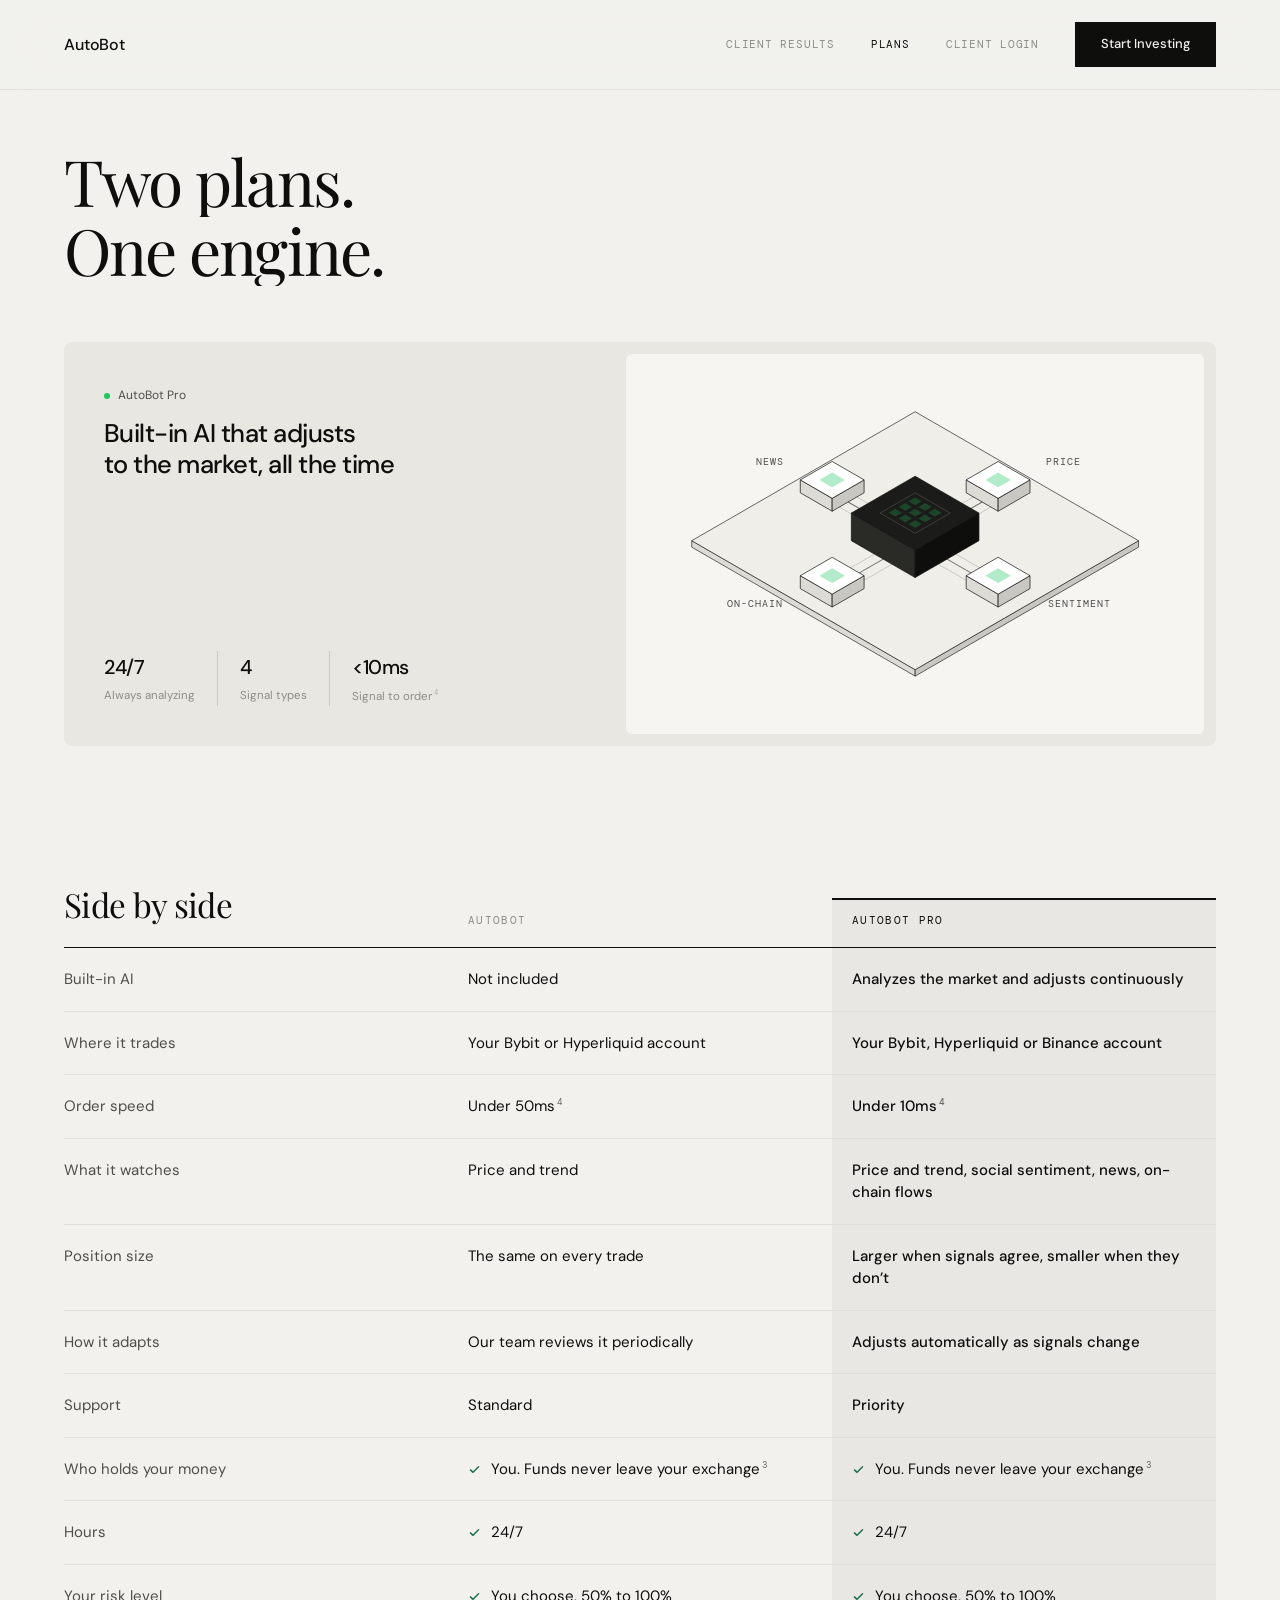
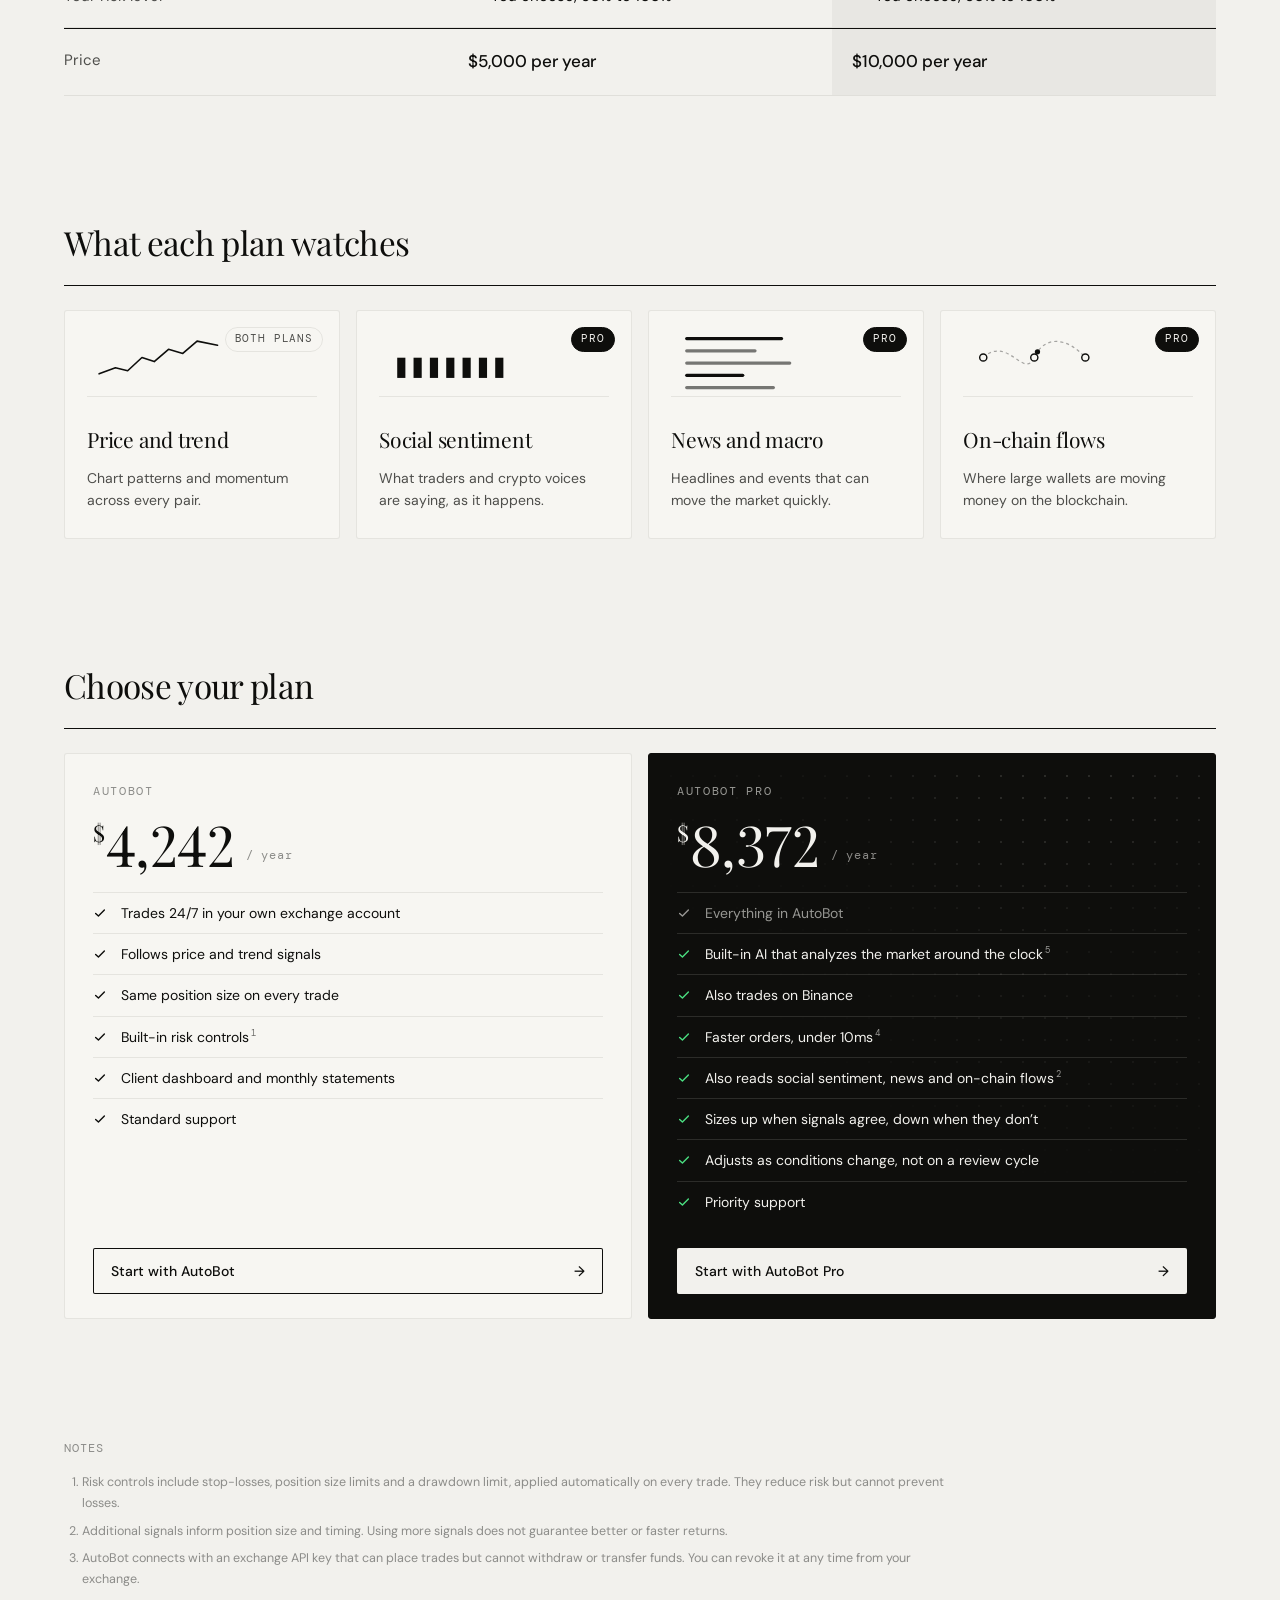
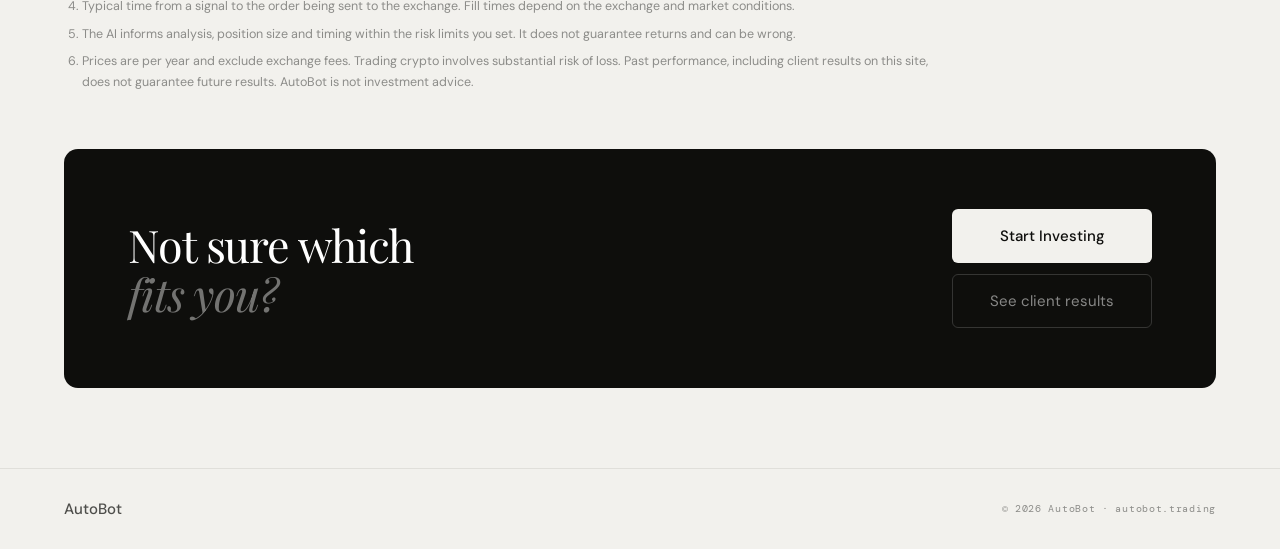
<file: plans.html>
<!DOCTYPE html>
<html lang="en">
<head>
<meta charset="UTF-8">
<meta name="viewport" content="width=device-width, initial-scale=1.0">
<meta name="format-detection" content="telephone=no">
<title>Plans — AutoBot</title>
<meta name="description" content="AutoBot and AutoBot Pro: two plans, one engine. Both trade 24/7 inside your own exchange account; Pro adds Binance, built-in AI and faster orders. Compare what each plan watches, how it sizes trades, and what it costs.">
<meta property="og:type" content="website">
<meta property="og:site_name" content="AutoBot">
<meta property="og:title" content="Plans — AutoBot">
<meta property="og:description" content="Two plans, one engine. Compare AutoBot and AutoBot Pro.">
<meta property="og:url" content="https://autobot.trading/plans">
<meta property="og:image" content="https://autobot.trading/og-image.jpg">
<meta property="og:image:width" content="1200">
<meta property="og:image:height" content="630">
<meta name="twitter:card" content="summary_large_image">
<meta name="twitter:title" content="Plans — AutoBot">
<meta name="twitter:description" content="Two plans, one engine. Compare AutoBot and AutoBot Pro.">
<meta name="twitter:image" content="https://autobot.trading/og-image.jpg">
<link rel="preconnect" href="https://fonts.googleapis.com">
<link href="https://fonts.googleapis.com/css2?family=Playfair+Display:ital,wght@0,400;0,500;1,400&family=DM+Sans:wght@300;400;500&family=DM+Mono:wght@300;400&display=swap" rel="stylesheet">
<style>
*, *::before, *::after { box-sizing: border-box; margin: 0; padding: 0; }
:root { --black: #0e0e0c; --white: #f2f1ed; --gray: #8c8c89; --gray-mid: #4e4e4b; --border: rgba(14,14,12,0.08); }
html { scroll-behavior: smooth; }
body { background: var(--white); color: var(--black); font-family: 'DM Sans', sans-serif; font-size: 16px; line-height: 1.6; overflow-x: hidden; }

nav { position: fixed; top: 0; left: 0; right: 0; z-index: 100; display: flex; align-items: center; justify-content: space-between; padding: 22px 64px; background: rgba(242,241,237,0.93); backdrop-filter: blur(16px); -webkit-backdrop-filter: blur(16px); border-bottom: 1px solid var(--border); }
.nav-logo { font-family: 'DM Sans', sans-serif; font-weight: 500; font-size: 16px; letter-spacing: -0.01em; color: var(--black); text-decoration: none; }
.nav-right { display: flex; align-items: center; gap: 36px; }
.nav-link { font-family: 'DM Mono', monospace; font-size: 11px; letter-spacing: 0.07em; text-transform: uppercase; color: var(--gray); text-decoration: none; transition: color 0.2s; }
.nav-link:hover, .nav-link.active { color: var(--black); }
.nav-cta { background: var(--black); color: var(--white); border: none; padding: 12px 26px; font-family: 'DM Sans', sans-serif; font-size: 13px; font-weight: 500; cursor: pointer; transition: opacity 0.2s; text-decoration: none; display: inline-block; }
.nav-cta:hover { opacity: 0.75; }

/* PAGE HEADER */
.page-header { padding: 148px 64px 52px; }
.page-eyebrow { font-family: 'DM Mono', monospace; font-size: 11px; letter-spacing: 0.1em; text-transform: uppercase; color: var(--gray); margin-bottom: 20px; }
.page-header h1 { font-family: 'Playfair Display', serif; font-size: clamp(36px, 4.3vw, 60px); font-weight: 400; line-height: 1.07; letter-spacing: -0.025em; color: var(--black); }
.page-consent { font-family: 'DM Mono', monospace; font-size: 10px; letter-spacing: 0.04em; color: var(--gray); line-height: 1.7; max-width: 520px; margin-top: 20px; padding-top: 20px; border-top: 1px solid var(--border); }

/* DISCLAIMER */
.disclaimer { padding: 0 64px 48px; }
.disclaimer p { font-family: 'DM Mono', monospace; font-size: 10px; color: var(--gray); letter-spacing: 0.04em; line-height: 1.85; max-width: 860px; }

/* CTA BAND */
.cta-band { margin: 0 64px 80px; background: var(--black); border-radius: 14px; padding: 60px 64px; display: flex; align-items: center; justify-content: space-between; gap: 48px; }
.cta-text h2 { font-family: 'Playfair Display', serif; font-size: clamp(28px, 3.5vw, 46px); font-weight: 400; letter-spacing: -0.025em; line-height: 1.1; color: #fff; }
.cta-text h2 em { font-style: italic; color: rgba(255,255,255,0.42); }
.cta-text p { font-size: 15px; color: rgba(255,255,255,0.38); margin-top: 12px; font-weight: 300; max-width: 380px; line-height: 1.6; }
.cta-actions { display: flex; flex-direction: column; gap: 11px; min-width: 200px; }
.btn-w { background: var(--white); color: var(--black); border: none; padding: 15px 34px; font-family: 'DM Sans', sans-serif; font-size: 15px; font-weight: 500; cursor: pointer; transition: opacity 0.2s; text-decoration: none; display: block; text-align: center; border-radius: 6px; }
.btn-w:hover { opacity: 0.85; }
.btn-o { background: transparent; color: rgba(255,255,255,0.5); border: 1px solid rgba(255,255,255,0.16); padding: 14px 34px; font-family: 'DM Sans', sans-serif; font-size: 15px; font-weight: 400; cursor: pointer; transition: all 0.2s; text-decoration: none; display: block; text-align: center; border-radius: 6px; }
.btn-o:hover { border-color: rgba(255,255,255,0.45); color: rgba(255,255,255,0.85); }

footer { border-top: 1px solid var(--border); padding: 28px 64px; display: flex; align-items: center; justify-content: space-between; }
.footer-logo { font-family: 'DM Sans', sans-serif; font-weight: 500; font-size: 15px; color: var(--gray-mid); }
.footer-copy { font-family: 'DM Mono', monospace; font-size: 10px; letter-spacing: 0.07em; color: var(--gray); }




.fade-up { opacity: 0; transform: translateY(24px); transition: opacity 0.7s cubic-bezier(0.22,1,0.36,1), transform 0.7s cubic-bezier(0.22,1,0.36,1); }
.fade-up.visible { opacity: 1; transform: translateY(0); }

@media (max-width: 768px) {
  nav { padding: 16px 24px; }
  .nav-right { gap: 14px; }
  .nav-link { display: none; }
  .nav-cta { padding: 10px 16px; font-size: 12px; }

  .page-header { padding: 100px 24px 40px; }
  .page-header h1 { font-size: clamp(32px, 8.4vw, 44px); }
  .page-consent { font-size: 9px; margin-top: 16px; padding-top: 16px; }



  .disclaimer { padding: 0 16px 32px; }
  .cta-band { margin: 0 16px 48px; padding: 40px 28px; flex-direction: column; gap: 28px; }
  .cta-text h2 { font-size: clamp(24px, 6vw, 36px); }
  .cta-actions { width: 100%; }
  .btn-w, .btn-o { padding: 14px 24px; font-size: 14px; }

  footer { padding: 24px; flex-direction: column; align-items: flex-start; gap: 12px; }

  /* Modal — full screen stacked on mobile */
    grid-template-columns: 1fr !important;
    grid-template-rows: 38vh 1fr;
    max-height: 96vh;
    height: 96vh;
    width: 100vw;
    max-width: 100vw !important;
    border-radius: 16px 16px 0 0;
    transform: translateY(40px);
  }

  /* Force image wrap visible on mobile — JS may have hidden it */
    display: block !important;
    min-height: unset;
    height: 100%;
    border-radius: 16px 16px 0 0;
    overflow: hidden;
  }
    min-height: unset;
    height: 100%;
    border-radius: 16px 16px 0 0;
    overflow: hidden;
  }
    width: 100%;
    height: 100%;
    object-fit: cover;
    object-position: left top;
  }
  /* Right-edge fade not needed on mobile — fade bottom instead */
    background:
      linear-gradient(to bottom, transparent 60%, rgba(10,10,8,0.85) 88%, #0a0a08 100%),
      linear-gradient(to bottom, rgba(6,6,5,0.2) 0%, transparent 8%);
  }
  /* Info panel scrolls below image */
    padding: 20px 24px 32px;
    justify-content: flex-start;
    border-left: none;
    border-top: 1px solid rgba(255,255,255,0.06);
    overflow-y: auto;
  }
}

@media (min-width: 769px) and (max-width: 1024px) {
  .page-header { padding: 120px 40px 48px; }
  .cta-band { margin: 0 32px 64px; padding: 48px 48px; }
  footer { padding: 24px 40px; }
}

.nav-hamburger{display:none;flex-direction:column;justify-content:center;gap:5px;width:36px;height:36px;background:none;border:1px solid rgba(14,14,12,0.12);cursor:pointer;padding:8px;}
.nav-hamburger span{display:block;width:100%;height:1px;background:var(--black, #0e0e0c);transition:all 0.25s cubic-bezier(0.22,1,0.36,1);}
.nav-hamburger.open span:nth-child(1){transform:translateY(6px) rotate(45deg);}
.nav-hamburger.open span:nth-child(2){opacity:0;}
.nav-hamburger.open span:nth-child(3){transform:translateY(-6px) rotate(-45deg);}
.mobile-menu{display:none;position:fixed;top:58px;left:0;right:0;background:rgba(245,244,240,0.98);backdrop-filter:blur(20px);border-bottom:1px solid rgba(14,14,12,0.08);flex-direction:column;z-index:99;padding:8px 0 16px;transform:translateY(-8px);opacity:0;transition:transform 0.3s cubic-bezier(0.22,1,0.36,1),opacity 0.3s;pointer-events:none;}
.mobile-menu.open{transform:translateY(0);opacity:1;pointer-events:all;}
.mobile-link{font-family:'DM Mono',monospace;font-size:11px;letter-spacing:0.1em;text-transform:uppercase;color:#4e4e4b;text-decoration:none;padding:14px 24px;border-bottom:1px solid rgba(14,14,12,0.08);display:block;transition:color 0.15s;}
.mobile-link:last-child{border-bottom:none;}
.mobile-link:hover{color:#0e0e0c;}
.mobile-link.cta{color:#0e0e0c;font-weight:500;margin:8px 24px 0;border:1px solid #0e0e0c;text-align:center;padding:12px 24px;}
@media(max-width:768px){
  nav{padding:0 20px;height:58px;}
  .nav-right{display:none!important;}
  .nav-hamburger{display:flex;}
  .mobile-menu{display:flex;}
}

/* ── Plans (v2) ── */
:root { --paper: #f7f6f2; --up: #1f6f4a; --ease: cubic-bezier(0.19,1,0.22,1); }
.pl-head { padding: 148px 64px 0; max-width: 1312px; margin: 0 auto; }
.pl-head h1 { font-family: 'Playfair Display', serif; font-weight: 400; font-size: clamp(40px, 5vw, 72px); line-height: 1.02; letter-spacing: -.03em; }
.rx-title .ln { display: block; overflow: hidden; padding-bottom: .06em; }
.rx-title .ln > span { display: inline-block; }
.rx-js .rx-title .ln > span { transform: translateY(105%); transition: transform 1.1s var(--ease); }
.rx-js .rx-title .ln:nth-child(2) > span { transition-delay: .12s; }
.rx-js .rx-title.in .ln > span { transform: none; }
.pl-wrap { max-width: 1312px; margin: 0 auto; padding: 0 64px; }

/* plan cards */
.pc-grid { display: grid; grid-template-columns: 1fr 1fr; gap: 16px; margin-top: 64px; }
.pc { position: relative; overflow: hidden; display: flex; flex-direction: column; padding: 40px 40px 36px; background: var(--paper); border: 1px solid var(--border); border-radius: 3px;
      transition: transform .6s var(--ease), box-shadow .6s var(--ease), border-color .3s; }
.pc:hover { transform: translateY(-4px); box-shadow: 0 30px 60px -30px rgba(14,14,12,.28); border-color: rgba(14,14,12,.3); }
.pc-pro { background: var(--black); color: var(--white); border-color: var(--black); }
.pc-pro:hover { border-color: var(--black); box-shadow: 0 34px 70px -28px rgba(14,14,12,.55); }
.pc-field { position: absolute; inset: 0; pointer-events: none; -webkit-mask-image: radial-gradient(120% 90% at 100% 0%, #000 0%, transparent 70%); mask-image: radial-gradient(120% 90% at 100% 0%, #000 0%, transparent 70%); }
.pc-pro .pc-field { -webkit-mask-image: radial-gradient(140% 110% at 100% 0%, #000 10%, transparent 75%); mask-image: radial-gradient(140% 110% at 100% 0%, #000 10%, transparent 75%); }
.pc > *:not(.pc-field) { position: relative; }
.pc-name { font-family: 'DM Mono', monospace; font-weight: 400; font-size: 12px; letter-spacing: .14em; text-transform: uppercase; color: var(--gray); }
.pc-pro .pc-name { color: rgba(242,241,237,.6); }
.pc-price { display: flex; align-items: flex-start; margin-top: 28px; font-family: 'Playfair Display', serif; line-height: .9; letter-spacing: -.035em; }
.pc-price b { font-weight: 400; font-size: clamp(64px, 7.4vw, 112px); font-variant-numeric: lining-nums tabular-nums; font-feature-settings: 'lnum' 1, 'tnum' 1; }
.pc-cur { font-size: clamp(28px, 2.8vw, 40px); margin: .18em .06em 0 0; }
.pc-price small { align-self: flex-end; margin: 0 0 .7em 12px; font-family: 'DM Mono', monospace; font-size: 12px; letter-spacing: .06em; color: var(--gray); }
.pc-pro .pc-price small { color: rgba(242,241,237,.55); }
.pc-list { list-style: none; margin: 36px 0 40px; padding: 0; }
.pc-list li { display: flex; gap: 14px; align-items: baseline; padding: 13px 0; border-top: 1px solid var(--border); font-size: 15px; line-height: 1.45; }
.pc-pro .pc-list li { border-color: rgba(242,241,237,.13); color: rgba(242,241,237,.6); }
.pc-pro .pc-list li.plus { color: var(--white); }
.ck { flex: 0 0 14px; width: 14px; height: 14px; transform: translateY(2px); fill: none; stroke: currentColor; stroke-width: 1.6; stroke-linecap: round; stroke-linejoin: round; }
.pc-pro li.plus .ck { stroke: #4ade80; }
.rx-js .ck path { stroke-dasharray: 16; stroke-dashoffset: 16; transition: stroke-dashoffset .6s var(--ease); }
.pc.in .ck path { stroke-dashoffset: 0; }
.pc.in li:nth-child(2) .ck path { transition-delay: .08s; } .pc.in li:nth-child(3) .ck path { transition-delay: .16s; }
.pc.in li:nth-child(4) .ck path { transition-delay: .24s; } .pc.in li:nth-child(5) .ck path { transition-delay: .32s; } .pc.in li:nth-child(6) .ck path { transition-delay: .4s; }
.pc-btn { margin-top: auto; display: flex; justify-content: space-between; align-items: center; padding: 18px 22px; font: 500 15px 'DM Sans', sans-serif; text-decoration: none; background: var(--black); color: var(--white); border-radius: 2px; overflow: hidden; position: relative; }
.pc-pro .pc-btn { background: var(--white); color: var(--black); }
.pc-btn i { font-style: normal; transition: transform .5s var(--ease); }
.pc-btn:hover i { transform: translateX(6px); }
.pc-btn::after { content: ''; position: absolute; left: 0; bottom: 0; height: 2px; width: 100%; background: currentColor; opacity: .35; transform: scaleX(0); transform-origin: left; transition: transform .6s var(--ease); }
.pc-btn:hover::after { transform: scaleX(1); }
.pc-btn:focus-visible { outline: 2px solid var(--black); outline-offset: 3px; }
sup.fn { font-family: 'DM Mono', monospace; font-size: .62em; margin-left: 2px; }
sup.fn a { color: inherit; text-decoration: none; opacity: .6; }

/* sections */
.pl-sec { margin-top: 120px; }
.pl-sec-head { padding-bottom: 16px; border-bottom: 1px solid var(--black); }
.pl-sec h2 { font-family: 'Playfair Display', serif; font-weight: 400; font-size: clamp(28px, 2.6vw, 36px); letter-spacing: -.02em; }

/* side by side */
.sx-head, .sx-row { display: grid; grid-template-columns: minmax(0, 1fr) minmax(0, 1fr) minmax(0, 1fr); column-gap: 0; }
.sx-head { align-items: end; border-bottom: 1px solid var(--black); position: sticky; top: 89px; z-index: 5; background: var(--white); padding-top: 12px; }
.sx-head h2 { padding-bottom: 16px; }
.sx-head span { font-family: 'DM Mono', monospace; font-size: 11px; letter-spacing: .12em; text-transform: uppercase; color: var(--gray); padding: 0 20px 18px; }
.sx-head .sx-pro { color: var(--black); background: rgba(14,14,12,.045); padding-top: 14px; box-shadow: inset 0 2px 0 var(--black); }
.sx-row { border-bottom: 1px solid var(--border); font-size: 15px; line-height: 1.5; }
.sx-row > span { padding: 20px 20px 20px 0; }
.sx-k { color: var(--gray-mid); }
.sx-a, .sx-b { padding-left: 20px !important; }
.sx-b { background: rgba(14,14,12,.045); font-weight: 500; }
.sx-both { grid-column: 2 / 4; display: flex; align-items: center; gap: 16px; padding-left: 20px !important; }
.sx-both::after { content: ''; flex: 1; height: 1px; background: var(--border); }
.rx-js .sx-row, .rx-js .sg { opacity: 0; transform: translateY(12px); transition: opacity .7s ease, transform .9s var(--ease); }
.sx-row.in, .sg.in { opacity: 1 !important; transform: none !important; }
.sx-row:nth-child(2) { transition-delay: .04s; } .sx-row:nth-child(3) { transition-delay: .08s; } .sx-row:nth-child(4) { transition-delay: .12s; }
.sx-row:nth-child(5) { transition-delay: .16s; } .sx-row:nth-child(n+6) { transition-delay: .2s; }

/* signals */
.sgs { display: grid; grid-template-columns: repeat(4, minmax(0, 1fr)); gap: 16px; margin-top: 24px; }
.sg { position: relative; background: var(--paper); border: 1px solid var(--border); border-radius: 3px; padding: 22px 22px 26px; transition: transform .6s var(--ease), border-color .3s, opacity .7s ease; }
.sg:hover { transform: translateY(-4px) !important; border-color: rgba(14,14,12,.3); }
.sg:nth-child(2) { transition-delay: .06s; } .sg:nth-child(3) { transition-delay: .12s; } .sg:nth-child(4) { transition-delay: .18s; }
.sg-vis { height: 64px; margin-bottom: 26px; border-bottom: 1px solid var(--border); padding-bottom: 14px; }
.sg-vis svg { display: block; width: 62%; height: 100%; overflow: visible; }
.sg-top { display: block; }
.sg h3 { font-family: 'Playfair Display', serif; font-weight: 400; font-size: 21px; letter-spacing: -.01em; }
.sg p { font-size: 14px; line-height: 1.6; color: var(--gray-mid); margin-top: 10px; }
.sg-who { position: absolute; top: 16px; right: 16px; font-family: 'DM Mono', monospace; font-size: 10.5px; letter-spacing: .08em; text-transform: uppercase; border: 1px solid var(--border); border-radius: 999px; padding: 3px 9px; color: var(--gray-mid); }
.sg-who.pro { background: var(--black); color: var(--white); border-color: var(--black); }
.sg-line { fill: none; stroke: var(--black); stroke-width: 1.6; stroke-linejoin: round; stroke-linecap: round; stroke-dasharray: 160; }
.sg-bar { fill: var(--black); transform-box: fill-box; transform-origin: bottom; }
.sg-feed rect { fill: rgba(14,14,12,.55); }
.sg-feed rect:nth-child(3n+1) { fill: var(--black); }
.sg-link { fill: none; stroke: rgba(14,14,12,.35); stroke-width: 1.2; stroke-dasharray: 3 3; }
.sg-chain circle { fill: var(--paper); stroke: var(--black); stroke-width: 1.4; }
.sg-chain .sg-pulse { fill: var(--black); stroke: none; }
.sg-news .sg-vis { overflow: hidden; }
@media (prefers-reduced-motion: no-preference) {
  .sg.in .sg-line { animation: sg-draw 3.4s var(--ease) infinite; }
  .sg.in .sg-bar { animation: sg-bar 1.8s ease-in-out infinite alternate; animation-delay: calc(var(--i) * -.37s); }
  .sg.in .sg-feed { animation: sg-feed 6s linear infinite; }
}
.sg-bar { transform: scaleY(.55); }
@keyframes sg-draw { 0% { stroke-dashoffset: 160; } 55%, 85% { stroke-dashoffset: 0; } 100% { stroke-dashoffset: -160; } }
@keyframes sg-bar { from { transform: scaleY(.2); } to { transform: scaleY(1); } }
@keyframes sg-feed { from { transform: translateY(0); } to { transform: translateY(-48px); } }

/* notes */
.pl-notes { margin: 120px auto 56px; max-width: 1312px; padding: 0 64px; }
.pl-notes ol { margin: 14px 0 0; padding-left: 18px; max-width: 880px; }
.pl-notes li { font-size: 12.5px; line-height: 1.7; color: var(--gray); margin-bottom: 6px; }
.pl-notes p { font-size: 12px; color: var(--gray); text-transform: uppercase; font-family: 'DM Mono', monospace; letter-spacing: .08em; }

@media (prefers-reduced-motion: reduce) {
  .rx-js .rx-title .ln > span, .rx-js .sx-row, .rx-js .sg, .rx-js .ck path { transition: none !important; transform: none !important; opacity: 1 !important; stroke-dashoffset: 0 !important; }
  .pc, .sg { transition: none; }
}
@media (max-width: 1024px) and (min-width: 769px) {
  .pl-head { padding: 120px 40px 0; } .pl-wrap, .pl-notes { padding: 0 40px; }
  .sgs { grid-template-columns: 1fr 1fr; }
}
@media (max-width: 768px) {
  .pl-head { padding: 100px 24px 0; } .pl-wrap, .pl-notes { padding: 0 16px; }
  .pc-grid { grid-template-columns: 1fr; margin-top: 40px; }
  .pc { padding: 28px 22px 24px; }
  .pc:hover { transform: none; }
  .pl-sec { margin-top: 80px; }
  .sx-head { grid-template-columns: 1fr 1fr; position: static; }
  .sx-head h2 { grid-column: 1 / -1; }
  .sx-head span { padding: 10px 12px 12px; }
  .sx-row { grid-template-columns: 1fr 1fr; }
  .sx-row > span { padding: 14px 12px 14px 0; }
  .sx-k { grid-column: 1 / -1; padding: 16px 0 0 !important; font-size: 13px; }
  .sx-a, .sx-b, .sx-both { padding: 6px 12px 16px !important; }
  .sx-both { grid-column: 1 / -1; }
  .sgs { grid-template-columns: 1fr; }
}

.pc-cur { font-feature-settings: 'lnum' 1; }

/* ── Plan cards: compact, all light ── */
.pc-grid { margin-top: 24px; gap: 16px; }
.pc { padding: 28px 28px 24px; }
.pc-std .pc-btn { background: none; color: var(--black); box-shadow: inset 0 0 0 1px var(--black); }
.pc-price { margin-top: 18px; }
.pc-price b { font-size: clamp(44px, 4.4vw, 64px); }
.pc-cur { font-size: clamp(20px, 1.8vw, 26px); }
.pc-list { margin: 22px 0 26px; }
.pc-list li { padding: 10px 0; font-size: 14px; }
.pc-btn { padding: 14px 18px; font-size: 14px; }
@media (max-width: 768px) {
  .pc { padding: 24px 20px 20px; }
}
.pl-sec .pc-name { font-family: 'DM Mono', monospace; font-weight: 400; font-size: 12px; letter-spacing: .14em; text-transform: uppercase; color: var(--gray); }
.pl-sec .pc-pro .pc-name { color: rgba(242,241,237,.6); }

/* ── Built-in AI: Plasma-style panel ── */
.ai { margin-top: 56px; display: grid; grid-template-columns: minmax(0, 1fr) minmax(0, 1.1fr); gap: 24px; background: #e8e7e2; border-radius: 8px; padding: 12px; }
.ai-copy { display: flex; flex-direction: column; padding: 32px 28px 28px; min-height: 380px; }
.ai-k { display: inline-flex; align-items: center; gap: 8px; font-size: 12px; color: var(--gray-mid); }
.ai-k i { width: 6px; height: 6px; border-radius: 50%; background: #22c55e; animation: ai-live 2s ease-out infinite; }
@keyframes ai-live { 0% { box-shadow: 0 0 0 0 rgba(34,197,94,.5); } 100% { box-shadow: 0 0 0 8px rgba(34,197,94,0); } }
.ai h2 { margin-top: 14px; font-family: 'DM Sans', sans-serif; font-weight: 500; font-size: clamp(22px, 2vw, 28px); line-height: 1.2; letter-spacing: -.02em; color: var(--black); }
.ai-stats { margin-top: auto; display: flex; gap: 0; padding-top: 32px; }
.ai-stats > div { padding: 0 22px; border-left: 1px solid rgba(14,14,12,.14); }
.ai-stats > div:first-child { padding-left: 0; border-left: none; }
.ai-stats b { display: block; font-family: 'DM Sans', sans-serif; font-weight: 500; font-size: 20px; letter-spacing: -.02em; color: var(--black); }
.ai-stats span { display: block; margin-top: 4px; font-size: 11.5px; color: var(--gray); }
.ai-art { background: #f6f5f2; border-radius: 6px; display: flex; align-items: center; justify-content: center; padding: 12px; min-height: 380px; }
.chipart { width: 100%; max-width: 600px; height: auto; overflow: visible; }
.chipart .iso polygon { stroke: #0e0e0c; stroke-width: .9; stroke-linejoin: round; }
.chipart .f-t { fill: #ffffff; } .chipart .f-l { fill: #dcdbd6; } .chipart .f-r { fill: #c8c7c1; }
.chipart .plate .f-t { fill: #efeee9; } .chipart .plate polygon { stroke-width: .8; }
.chipart .core .f-t { fill: #1b1b19; } .chipart .core .f-l { fill: #2a2a27; } .chipart .core .f-r { fill: #0e0e0c; }
.chipart .core-die { fill: none; stroke: rgba(242,241,237,.25); stroke-width: .8; }
.chipart .cell { fill: #22c55e; opacity: .25; }
.chipart .pin { fill: #22c55e; opacity: .35; }
.chipart .tr-base { fill: none; stroke: rgba(14,14,12,.55); stroke-width: 1.4; stroke-linecap: round; }
.chipart .tr-base.thin { stroke: rgba(14,14,12,.22); stroke-width: 1; }
.chipart .tr-flow { fill: none; stroke: #22c55e; stroke-width: 2.4; stroke-linecap: round; stroke-dasharray: 10 140; stroke-dashoffset: 150; opacity: 0; }
.chipart .lb { font-family: 'DM Mono', monospace; font-size: 13px; letter-spacing: .1em; text-transform: uppercase; fill: var(--gray-mid); }
.chipart .lb-core { fill: var(--black); font-size: 11px; }
@media (prefers-reduced-motion: no-preference) {
  .chipart .tr-flow { animation: tr-flow 1.8s linear infinite; animation-delay: var(--d); }
  .chipart .pin { animation: pin 1.8s ease-in-out infinite; animation-delay: var(--d); }
  .chipart .cell { animation: cell 2.2s ease-in-out infinite; animation-delay: calc(var(--i) * .3s); }
}
@keyframes tr-flow { 0% { stroke-dashoffset: 150; opacity: 1; } 70% { opacity: 1; } 100% { stroke-dashoffset: 0; opacity: 0; } }
@keyframes pin { 0%, 100% { opacity: .3; } 15% { opacity: 1; } }
@keyframes cell { 0%, 100% { opacity: .2; } 50% { opacity: .95; } }
@media (max-width: 768px) {
  .ai { grid-template-columns: 1fr; margin: 40px -8px 0; gap: 8px; padding: 8px; }
  .ai-copy { min-height: 0; padding: 24px 18px 20px; }
  .ai-art { min-height: 0; order: -1; }
  .ai-stats { padding-top: 26px; }
  .ai-stats > div { padding: 0 14px; }
}

/* side by side: shared rows shown in both columns */
.sx-row.is-same .sx-b { font-weight: 400; }
.sx-row.is-same .sx-a, .sx-row.is-same .sx-b { display: flex; gap: 10px; align-items: baseline; }
.sx-ck { flex: 0 0 13px; width: 13px; height: 13px; transform: translateY(2px); fill: none; stroke: var(--up); stroke-width: 1.8; stroke-linecap: round; stroke-linejoin: round; }
.sx-row.is-price { border-top: 1px solid var(--black); }
.sx-row.is-price > span { font-family: 'DM Sans', sans-serif; font-size: 17px; font-weight: 500; color: var(--black); }
.sx-row.is-price .sx-k { font-weight: 400; color: var(--gray-mid); font-size: 15px; }

</style>
</head>
<body>

<nav>
  <a href="index.html" class="nav-logo">AutoBot</a>
  <div class="nav-right">
    <a href="results.html" class="nav-link">Client results</a>
    <a href="plans.html" class="nav-link active">Plans</a>
    <a href="login.html" class="nav-link">Client login</a>
    <a href="index.html#contact" class="nav-cta">Start Investing</a>
  </div>
  <button class="nav-hamburger" id="nav-hamburger" onclick="toggleMenu()" aria-label="Menu"><span></span><span></span><span></span></button>
</nav>
<div class="mobile-menu" id="mobile-menu">
  <a href="results.html" class="mobile-link">Client results</a>
  <a href="plans.html" class="mobile-link">Plans</a>
  <a href="login.html" class="mobile-link">Client login</a>
  <a href="index.html#contact" class="mobile-link cta" onclick="closeMobileMenu()">Start Investing →</a>
</div>

<header class="pl-head">
  <h1 class="rx-title"><span class="ln"><span>Two plans.</span></span><span class="ln"><span>One engine.</span></span></h1>
</header>

<div class="pl-wrap">


  <section class="ai" aria-labelledby="ai-h">
    <div class="ai-copy">
      <span class="ai-k"><i></i>AutoBot Pro</span>
      <h2 id="ai-h">Built-in AI that adjusts<br>to the market, all the time</h2>
      <div class="ai-stats">
        <div><b>24/7</b><span>Always analyzing</span></div>
        <div><b>4</b><span>Signal types</span></div>
        <div><b>&lt;10ms</b><span>Signal to order<sup class="fn"><a href="#fn4" aria-label="Note 4">4</a></sup></span></div>
      </div>
    </div>
    <div class="ai-art"><svg class="chipart" viewBox="-361 -38 722 404" role="img" aria-label="Price, sentiment, news and on-chain signals flow into the built-in AI in AutoBot Pro."><g class="iso plate"><polygon class="f-l" points="-291.0,159.6 0.0,327.6 0.0,336.0 -291.0,168.0"/><polygon class="f-r" points="291.0,159.6 0.0,327.6 0.0,336.0 291.0,168.0"/><polygon class="f-t" points="0.0,-8.4 291.0,159.6 0.0,327.6 -291.0,159.6"/></g><path class="tr-base thin" d="M75.9 102.6 L30.1 129.0"/><path class="tr-base" d="M87.3 109.2 L41.6 135.6"/><path class="tr-flow" style="--d:0.00s" d="M87.3 109.2 L41.6 135.6"/><path class="tr-base thin" d="M98.7 115.8 L53.0 142.2"/><path class="tr-base thin" d="M98.7 203.4 L53.0 177.0"/><path class="tr-base" d="M87.3 210.0 L41.6 183.6"/><path class="tr-flow" style="--d:0.45s" d="M87.3 210.0 L41.6 183.6"/><path class="tr-base thin" d="M75.9 216.6 L30.1 190.2"/><path class="tr-base thin" d="M-98.7 203.4 L-53.0 177.0"/><path class="tr-base" d="M-87.3 210.0 L-41.6 183.6"/><path class="tr-flow" style="--d:0.90s" d="M-87.3 210.0 L-41.6 183.6"/><path class="tr-base thin" d="M-75.9 216.6 L-30.1 190.2"/><path class="tr-base thin" d="M-75.9 102.6 L-30.1 129.0"/><path class="tr-base" d="M-87.3 109.2 L-41.6 135.6"/><path class="tr-flow" style="--d:1.35s" d="M-87.3 109.2 L-41.6 135.6"/><path class="tr-base thin" d="M-98.7 115.8 L-53.0 142.2"/><g class="iso chip"><polygon class="f-l" points="66.5,80.4 108.1,104.4 108.1,121.2 66.5,97.2"/><polygon class="f-r" points="149.6,80.4 108.1,104.4 108.1,121.2 149.6,97.2"/><polygon class="f-t" points="108.1,56.4 149.6,80.4 108.1,104.4 66.5,80.4"/></g><g class="iso chip"><polygon class="f-l" points="-149.6,80.4 -108.1,104.4 -108.1,121.2 -149.6,97.2"/><polygon class="f-r" points="-66.5,80.4 -108.1,104.4 -108.1,121.2 -66.5,97.2"/><polygon class="f-t" points="-108.1,56.4 -66.5,80.4 -108.1,104.4 -149.6,80.4"/></g><g class="iso core"><polygon class="f-l" points="-83.1,123.6 0.0,171.6 0.0,207.6 -83.1,159.6"/><polygon class="f-r" points="83.1,123.6 0.0,171.6 0.0,207.6 83.1,159.6"/><polygon class="f-t" points="0.0,75.6 83.1,123.6 0.0,171.6 -83.1,123.6"/></g><g class="iso chip"><polygon class="f-l" points="66.5,205.2 108.1,229.2 108.1,246.0 66.5,222.0"/><polygon class="f-r" points="149.6,205.2 108.1,229.2 108.1,246.0 149.6,222.0"/><polygon class="f-t" points="108.1,181.2 149.6,205.2 108.1,229.2 66.5,205.2"/></g><g class="iso chip"><polygon class="f-l" points="-149.6,205.2 -108.1,229.2 -108.1,246.0 -149.6,222.0"/><polygon class="f-r" points="-66.5,205.2 -108.1,229.2 -108.1,246.0 -66.5,222.0"/><polygon class="f-t" points="-108.1,181.2 -66.5,205.2 -108.1,229.2 -149.6,205.2"/></g><polygon class="core-die" points="0.0,97.2 45.7,123.6 0.0,150.0 -45.7,123.6"/><polygon class="cell" style="--i:0" points="0.0,103.2 8.7,108.2 0.0,113.3 -8.7,108.2"/><polygon class="cell" style="--i:1" points="-12.9,110.6 -4.2,115.7 -12.9,120.7 -21.6,115.7"/><polygon class="cell" style="--i:2" points="-25.8,118.1 -17.0,123.1 -25.8,128.2 -34.5,123.1"/><polygon class="cell" style="--i:3" points="12.9,110.6 21.6,115.7 12.9,120.7 4.2,115.7"/><polygon class="cell" style="--i:4" points="0.0,118.1 8.7,123.1 0.0,128.2 -8.7,123.1"/><polygon class="cell" style="--i:0" points="-12.9,125.5 -4.2,130.6 -12.9,135.6 -21.6,130.6"/><polygon class="cell" style="--i:1" points="25.8,118.1 34.5,123.1 25.8,128.2 17.0,123.1"/><polygon class="cell" style="--i:2" points="12.9,125.5 21.6,130.6 12.9,135.6 4.2,130.6"/><polygon class="cell" style="--i:3" points="0.0,133.0 8.7,138.0 0.0,143.0 -8.7,138.0"/><polygon class="pin" style="--d:0.00s" points="108.1,70.8 124.7,80.4 108.1,90.0 91.5,80.4"/><text class="lb" x="171.0" y="60.8" text-anchor="start">Price</text><polygon class="pin" style="--d:0.45s" points="108.1,195.6 124.7,205.2 108.1,214.8 91.5,205.2"/><text class="lb" x="172.6" y="246.5" text-anchor="start">Sentiment</text><polygon class="pin" style="--d:0.90s" points="-108.1,195.6 -91.5,205.2 -108.1,214.8 -124.7,205.2"/><text class="lb" x="-172.6" y="246.5" text-anchor="end">On-chain</text><polygon class="pin" style="--d:1.35s" points="-108.1,70.8 -91.5,80.4 -108.1,90.0 -124.7,80.4"/><text class="lb" x="-171.0" y="60.8" text-anchor="end">News</text></svg></div>
  </section>

  <section class="pl-sec" aria-labelledby="diff">
    <div class="sx-head"><h2 id="diff">Side by side</h2><span>AutoBot</span><span class="sx-pro">AutoBot Pro</span></div>
    <div class="sx"><div class="sx-row is-diff"><span class="sx-k">Built-in AI</span><span class="sx-a">Not included</span><span class="sx-b">Analyzes the market and adjusts continuously</span></div><div class="sx-row is-diff"><span class="sx-k">Where it trades</span><span class="sx-a">Your Bybit or Hyperliquid account</span><span class="sx-b">Your Bybit, Hyperliquid or Binance account</span></div><div class="sx-row is-diff"><span class="sx-k">Order speed</span><span class="sx-a">Under 50ms<sup class="fn"><a href="#fn4" aria-label="Note 4">4</a></sup></span><span class="sx-b">Under 10ms<sup class="fn"><a href="#fn4" aria-label="Note 4">4</a></sup></span></div><div class="sx-row is-diff"><span class="sx-k">What it watches</span><span class="sx-a">Price and trend</span><span class="sx-b">Price and trend, social sentiment, news, on-chain flows</span></div><div class="sx-row is-diff"><span class="sx-k">Position size</span><span class="sx-a">The same on every trade</span><span class="sx-b">Larger when signals agree, smaller when they don’t</span></div><div class="sx-row is-diff"><span class="sx-k">How it adapts</span><span class="sx-a">Our team reviews it periodically</span><span class="sx-b">Adjusts automatically as signals change</span></div><div class="sx-row is-diff"><span class="sx-k">Support</span><span class="sx-a">Standard</span><span class="sx-b">Priority</span></div><div class="sx-row is-same"><span class="sx-k">Who holds your money</span><span class="sx-a"><svg class="sx-ck" viewBox="0 0 16 16" aria-hidden="true"><path d="M3 8.5l3.2 3L13 4.5"/></svg><span>You. Funds never leave your exchange<sup class="fn"><a href="#fn3" aria-label="Note 3">3</a></sup></span></span><span class="sx-b"><svg class="sx-ck" viewBox="0 0 16 16" aria-hidden="true"><path d="M3 8.5l3.2 3L13 4.5"/></svg><span>You. Funds never leave your exchange<sup class="fn"><a href="#fn3" aria-label="Note 3">3</a></sup></span></span></div><div class="sx-row is-same"><span class="sx-k">Hours</span><span class="sx-a"><svg class="sx-ck" viewBox="0 0 16 16" aria-hidden="true"><path d="M3 8.5l3.2 3L13 4.5"/></svg><span>24/7</span></span><span class="sx-b"><svg class="sx-ck" viewBox="0 0 16 16" aria-hidden="true"><path d="M3 8.5l3.2 3L13 4.5"/></svg><span>24/7</span></span></div><div class="sx-row is-same"><span class="sx-k">Your risk level</span><span class="sx-a"><svg class="sx-ck" viewBox="0 0 16 16" aria-hidden="true"><path d="M3 8.5l3.2 3L13 4.5"/></svg><span>You choose, 50% to 100%</span></span><span class="sx-b"><svg class="sx-ck" viewBox="0 0 16 16" aria-hidden="true"><path d="M3 8.5l3.2 3L13 4.5"/></svg><span>You choose, 50% to 100%</span></span></div><div class="sx-row is-price"><span class="sx-k">Price</span><span class="sx-a">$5,000 per year</span><span class="sx-b">$10,000 per year</span></div></div>
  </section>

  <section class="pl-sec" aria-labelledby="sig">
    <div class="pl-sec-head"><h2 id="sig">What each plan watches</h2></div>
    <div class="sgs"><div class="sg sg-trend"><div class="sg-vis" aria-hidden="true"><svg viewBox="0 0 120 48"><path class="sg-line" d="M2 40 L18 34 L30 37 L44 24 L56 28 L70 16 L84 20 L98 8 L118 12"/></svg></div><div class="sg-top"><h3>Price and trend</h3><span class="sg-who">Both plans</span></div><p>Chart patterns and momentum across every pair.</p></div><div class="sg sg-social"><div class="sg-vis" aria-hidden="true"><svg viewBox="0 0 120 48"><rect class="sg-bar" x="8" y="8" width="8" height="36" style="--i:0"/><rect class="sg-bar" x="24" y="8" width="8" height="36" style="--i:1"/><rect class="sg-bar" x="40" y="8" width="8" height="36" style="--i:2"/><rect class="sg-bar" x="56" y="8" width="8" height="36" style="--i:3"/><rect class="sg-bar" x="72" y="8" width="8" height="36" style="--i:4"/><rect class="sg-bar" x="88" y="8" width="8" height="36" style="--i:5"/><rect class="sg-bar" x="104" y="8" width="8" height="36" style="--i:6"/></svg></div><div class="sg-top"><h3>Social sentiment</h3><span class="sg-who pro">Pro</span></div><p>What traders and crypto voices are saying, as it happens.</p></div><div class="sg sg-news"><div class="sg-vis" aria-hidden="true"><svg viewBox="0 0 120 48"><g class="sg-feed"><rect x="4" y="4" width="96" height="3" rx="1.5"/><rect x="4" y="16" width="70" height="3" rx="1.5"/><rect x="4" y="28" width="104" height="3" rx="1.5"/><rect x="4" y="40" width="58" height="3" rx="1.5"/><rect x="4" y="52" width="88" height="3" rx="1.5"/><rect x="4" y="64" width="76" height="3" rx="1.5"/><rect x="4" y="76" width="100" height="3" rx="1.5"/><rect x="4" y="88" width="64" height="3" rx="1.5"/></g></svg></div><div class="sg-top"><h3>News and macro</h3><span class="sg-who pro">Pro</span></div><p>Headlines and events that can move the market quickly.</p></div><div class="sg sg-chain sg-chain"><div class="sg-vis" aria-hidden="true"><svg viewBox="0 0 120 48"><path class="sg-link" id="sgp" d="M10 24 C34 2, 50 46, 60 24 S 92 4, 110 24"/><circle cx="10" cy="24" r="3.5"/><circle cx="60" cy="24" r="3.5"/><circle cx="110" cy="24" r="3.5"/><circle class="sg-pulse" r="2.6"><animateMotion dur="2.8s" repeatCount="indefinite" path="M10 24 C34 2, 50 46, 60 24 S 92 4, 110 24"/></circle></svg></div><div class="sg-top"><h3>On-chain flows</h3><span class="sg-who pro">Pro</span></div><p>Where large wallets are moving money on the blockchain.</p></div></div>
  </section>

  <section class="pl-sec" aria-labelledby="pick"><div class="pl-sec-head"><h2 id="pick">Choose your plan</h2></div>
  <div class="pc-grid">
    <article class="pc pc-std">
      
      <h2 class="pc-name">AutoBot</h2>
      <div class="pc-price"><span class="pc-cur">$</span><b data-count="5000">5,000</b><small>/ year</small></div>
      <ul class="pc-list"><li><svg class="ck" viewBox="0 0 16 16" aria-hidden="true"><path d="M3 8.5l3.2 3L13 4.5"/></svg><span>Trades 24/7 in your own exchange account</span></li><li><svg class="ck" viewBox="0 0 16 16" aria-hidden="true"><path d="M3 8.5l3.2 3L13 4.5"/></svg><span>Follows price and trend signals</span></li><li><svg class="ck" viewBox="0 0 16 16" aria-hidden="true"><path d="M3 8.5l3.2 3L13 4.5"/></svg><span>Same position size on every trade</span></li><li><svg class="ck" viewBox="0 0 16 16" aria-hidden="true"><path d="M3 8.5l3.2 3L13 4.5"/></svg><span>Built-in risk controls<sup class="fn"><a href="#fn1" aria-label="Note 1">1</a></sup></span></li><li><svg class="ck" viewBox="0 0 16 16" aria-hidden="true"><path d="M3 8.5l3.2 3L13 4.5"/></svg><span>Client dashboard and monthly statements</span></li><li><svg class="ck" viewBox="0 0 16 16" aria-hidden="true"><path d="M3 8.5l3.2 3L13 4.5"/></svg><span>Standard support</span></li></ul>
      <a class="pc-btn" href="index.html#contact"><span>Start with AutoBot</span><i aria-hidden="true">→</i></a>
    </article>
    <article class="pc pc-pro">
      <canvas class="pc-field" aria-hidden="true"></canvas>
      <h2 class="pc-name">AutoBot Pro</h2>
      <div class="pc-price"><span class="pc-cur">$</span><b data-count="10000">10,000</b><small>/ year</small></div>
      <ul class="pc-list"><li><svg class="ck" viewBox="0 0 16 16" aria-hidden="true"><path d="M3 8.5l3.2 3L13 4.5"/></svg><span>Everything in AutoBot</span></li><li class="plus"><svg class="ck" viewBox="0 0 16 16" aria-hidden="true"><path d="M3 8.5l3.2 3L13 4.5"/></svg><span>Built-in AI that analyzes the market around the clock<sup class="fn"><a href="#fn5" aria-label="Note 5">5</a></sup></span></li><li class="plus"><svg class="ck" viewBox="0 0 16 16" aria-hidden="true"><path d="M3 8.5l3.2 3L13 4.5"/></svg><span>Also trades on Binance</span></li><li class="plus"><svg class="ck" viewBox="0 0 16 16" aria-hidden="true"><path d="M3 8.5l3.2 3L13 4.5"/></svg><span>Faster orders, under 10ms<sup class="fn"><a href="#fn4" aria-label="Note 4">4</a></sup></span></li><li class="plus"><svg class="ck" viewBox="0 0 16 16" aria-hidden="true"><path d="M3 8.5l3.2 3L13 4.5"/></svg><span>Also reads social sentiment, news and on-chain flows<sup class="fn"><a href="#fn2" aria-label="Note 2">2</a></sup></span></li><li class="plus"><svg class="ck" viewBox="0 0 16 16" aria-hidden="true"><path d="M3 8.5l3.2 3L13 4.5"/></svg><span>Sizes up when signals agree, down when they don’t</span></li><li class="plus"><svg class="ck" viewBox="0 0 16 16" aria-hidden="true"><path d="M3 8.5l3.2 3L13 4.5"/></svg><span>Adjusts as conditions change, not on a review cycle</span></li><li class="plus"><svg class="ck" viewBox="0 0 16 16" aria-hidden="true"><path d="M3 8.5l3.2 3L13 4.5"/></svg><span>Priority support</span></li></ul>
      <a class="pc-btn" href="index.html#contact"><span>Start with AutoBot Pro</span><i aria-hidden="true">→</i></a>
    </article>
  </div></section>
</div>
<section class="pl-notes" aria-labelledby="notes">
  <p id="notes">Notes</p>
  <ol>
    <li id="fn1">Risk controls include stop-losses, position size limits and a drawdown limit, applied automatically on every trade. They reduce risk but cannot prevent losses.</li>
    <li id="fn2">Additional signals inform position size and timing. Using more signals does not guarantee better or faster returns.</li>
    <li id="fn3">AutoBot connects with an exchange API key that can place trades but cannot withdraw or transfer funds. You can revoke it at any time from your exchange.</li>
    <li id="fn4">Typical time from a signal to the order being sent to the exchange. Fill times depend on the exchange and market conditions.</li>
    <li id="fn5">The AI informs analysis, position size and timing within the risk limits you set. It does not guarantee returns and can be wrong.</li>
    <li>Prices are per year and exclude exchange fees. Trading crypto involves substantial risk of loss. Past performance, including client results on this site, does not guarantee future results. AutoBot is not investment advice.</li>
  </ol>
</section>

<div class="cta-band">
  <div class="cta-text">
    <h2>Not sure which<br><em>fits you?</em></h2>
  </div>
  <div class="cta-actions">
    <a href="index.html#contact" class="btn-w">Start Investing</a>
    <a href="results.html" class="btn-o">See client results</a>
  </div>
</div>

<footer>
  <span class="footer-logo">AutoBot</span>
  <span class="footer-copy">© 2026 AutoBot · autobot.trading</span>
</footer>

<script>
/* ── Shared motion helpers (inlined by tools/build_*.py) ── */
const REDUCED = matchMedia('(prefers-reduced-motion: reduce)').matches;
document.documentElement.classList.add('rx-js');
const fmt = { usd: v => '$' + Math.round(v).toLocaleString('en-US'), pct: v => '+' + v.toFixed(1) + '%', mo: v => Math.round(v) + ' months',
              x: v => v.toFixed(1) + '×' };
function countUp(el, to, f, dur){
  if (REDUCED){ el.textContent = f(to); return; }
  const t0 = performance.now(); dur = dur || 1600;
  (function tick(t){ const p = Math.min(1, (t - t0) / dur), e = 1 - Math.pow(1 - p, 4);
    el.textContent = f(to * e); if (p < 1) requestAnimationFrame(tick); else el.textContent = f(to); })(t0);
}
function scramble(el){
  if (REDUCED) return;
  const final = el.textContent, chars = '0123456789$%+×#/';
  let f = 0; const total = 18;
  (function step(){ el.textContent = final.split('').map((ch, i) => ch === ' ' ? ' ' : (i < f / total * final.length ? ch : chars[Math.random() * chars.length | 0])).join('');
    if (++f <= total) setTimeout(step, 34); else el.textContent = final; })();
}
function onView(els, fn, thr){
  const io = new IntersectionObserver(es => es.forEach(e => { if (e.isIntersecting){ fn(e.target); io.unobserve(e.target); } }), {threshold: thr || 0.3});
  els.forEach(el => io.observe(el));
}
/* Cursor-reactive dot field. host: element that receives the pointer; ink: 'r,g,b' */
function dotField(cv, host, ink, opts){
  opts = opts || {};
  const ctx = cv.getContext('2d'), GAP = opts.gap || 22, base = opts.base || .1;
  let W, H, mx = -999, my = -999, tx = -999, ty = -999, raf = null, t0 = performance.now(), visible = true;
  function size(){ const dpr = Math.min(2, devicePixelRatio || 1); W = host.clientWidth; H = host.clientHeight;
    cv.width = W * dpr; cv.height = H * dpr; cv.style.width = W + 'px'; cv.style.height = H + 'px'; ctx.setTransform(dpr,0,0,dpr,0,0); draw(performance.now()); }
  function draw(now){
    const t = (now - t0) / 1000; ctx.clearRect(0, 0, W, H);
    mx += (tx - mx) * .12; my += (ty - my) * .12;
    for (let y = GAP; y < H; y += GAP) for (let x = GAP; x < W; x += GAP){
      const d = Math.hypot(x - mx, y - my), near = Math.max(0, 1 - d / 150);
      const wave = REDUCED ? 0 : (Math.sin(x * .018 + t * .9) + Math.cos(y * .022 - t * .7)) * .25 + .5;
      const r = .7 + near * 1.9 + wave * .35, a = base + near * .55 + wave * .08;
      ctx.fillStyle = 'rgba(' + ink + ',' + a.toFixed(3) + ')';
      ctx.beginPath(); ctx.arc(x, y, r, 0, 6.283); ctx.fill();
    }
  }
  function loop(now){ draw(now); raf = (visible && !REDUCED) ? requestAnimationFrame(loop) : null; }
  host.addEventListener('pointermove', e => { const b = host.getBoundingClientRect(); tx = e.clientX - b.left; ty = e.clientY - b.top; if (mx < -900){ mx = tx; my = ty; } if (REDUCED) draw(performance.now()); });
  host.addEventListener('pointerleave', () => { tx = ty = -999; });
  new IntersectionObserver(es => { visible = es[0].isIntersecting; if (visible && !raf && !REDUCED) raf = requestAnimationFrame(loop); }).observe(host);
  addEventListener('resize', size); size();
}
/* Line-by-line headline reveal */
requestAnimationFrame(() => document.querySelectorAll('.rx-title').forEach(t => t.classList.add('in')));

/* Plans: Pro card field, price roll-up, reveals */
document.querySelectorAll('.pc-field').forEach(cv => dotField(cv, cv.parentElement, '242,241,237', {base: .14}));
onView(document.querySelectorAll('.pc'), c => { c.classList.add('in'); const b = c.querySelector('[data-count]'); countUp(b, +b.dataset.count, v => Math.round(v).toLocaleString('en-US'), 1500); }, 0.25);
onView(document.querySelectorAll('.sx-row, .sg'), el => el.classList.add('in'), 0.2);
</script>
<script>
function toggleMenu(){const b=document.getElementById('nav-hamburger'),m=document.getElementById('mobile-menu'),o=m.classList.toggle('open');b.classList.toggle('open',o);document.body.style.overflow=o?'hidden':'';}
function closeMobileMenu(){document.getElementById('nav-hamburger').classList.remove('open');document.getElementById('mobile-menu').classList.remove('open');document.body.style.overflow='';}
document.querySelectorAll('.mobile-link:not(.cta)').forEach(l=>l.addEventListener('click',closeMobileMenu));
</script>
</body>
</html>
</file>
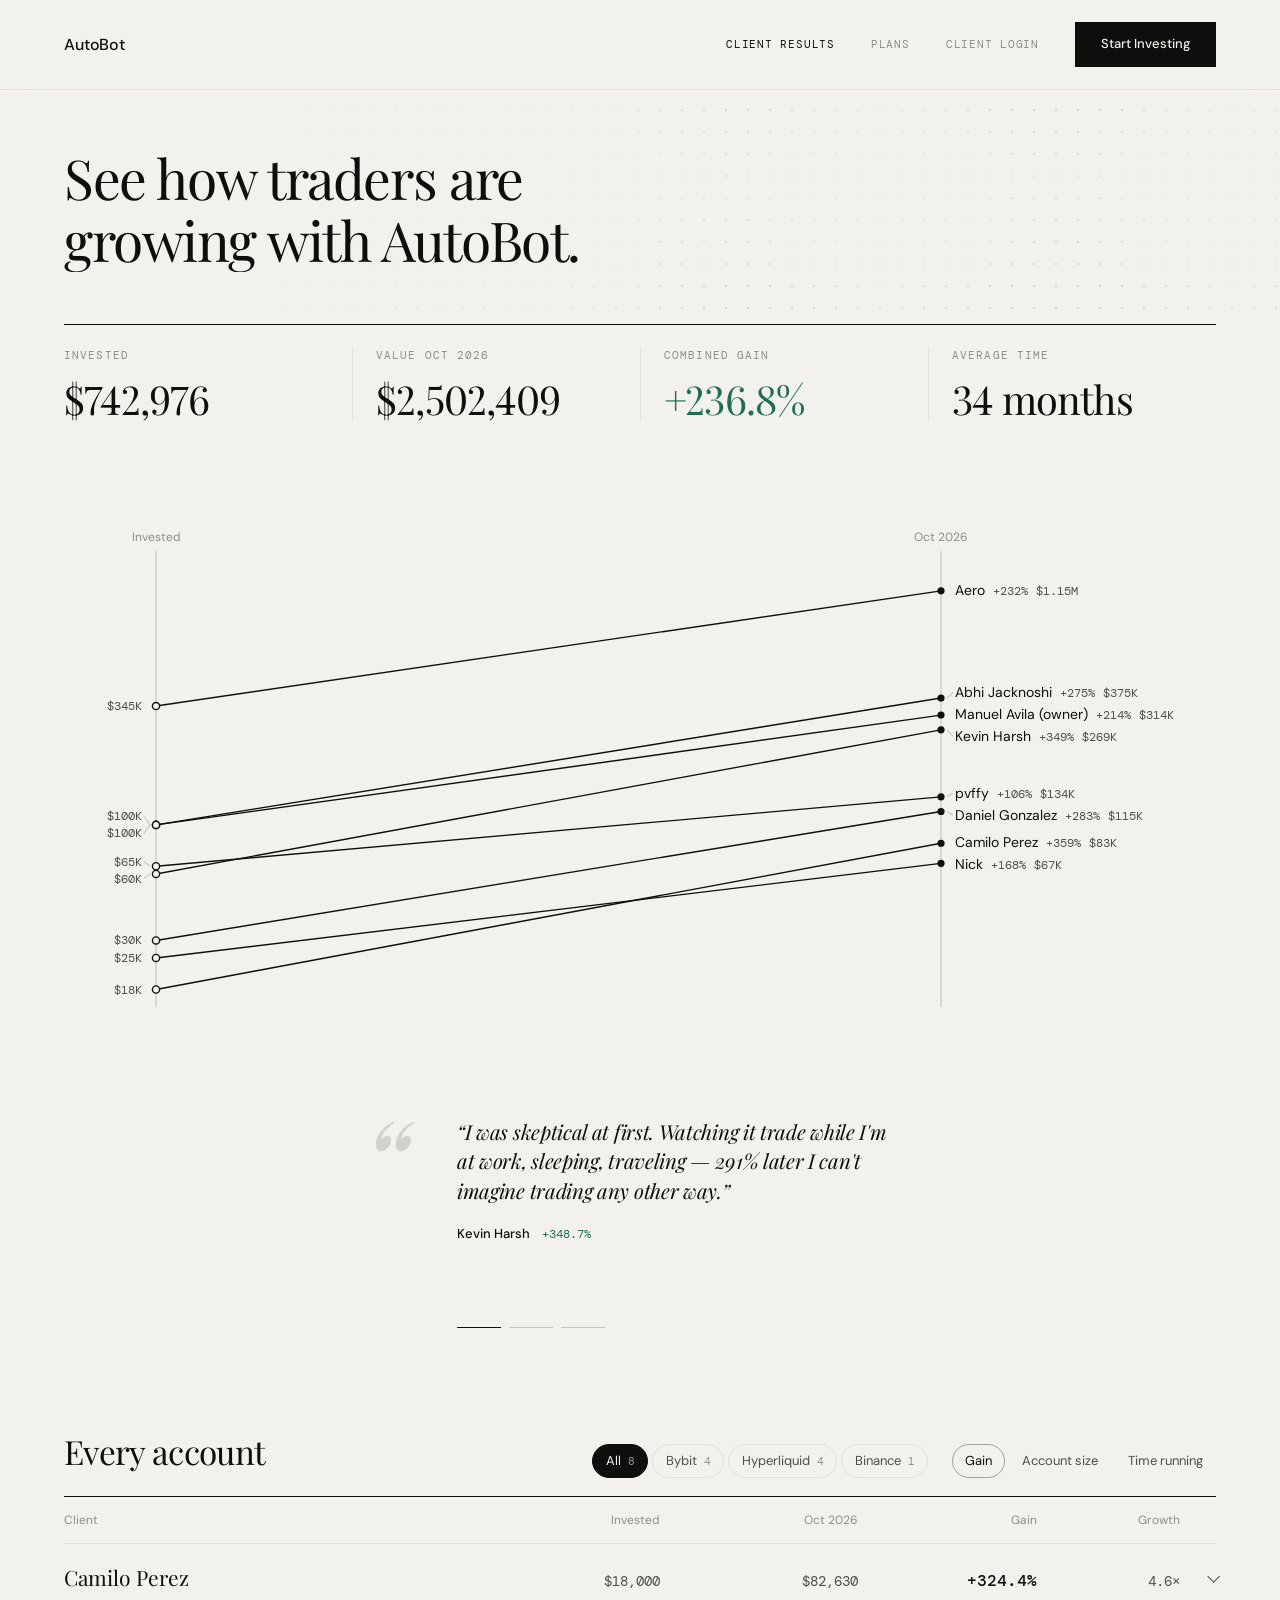
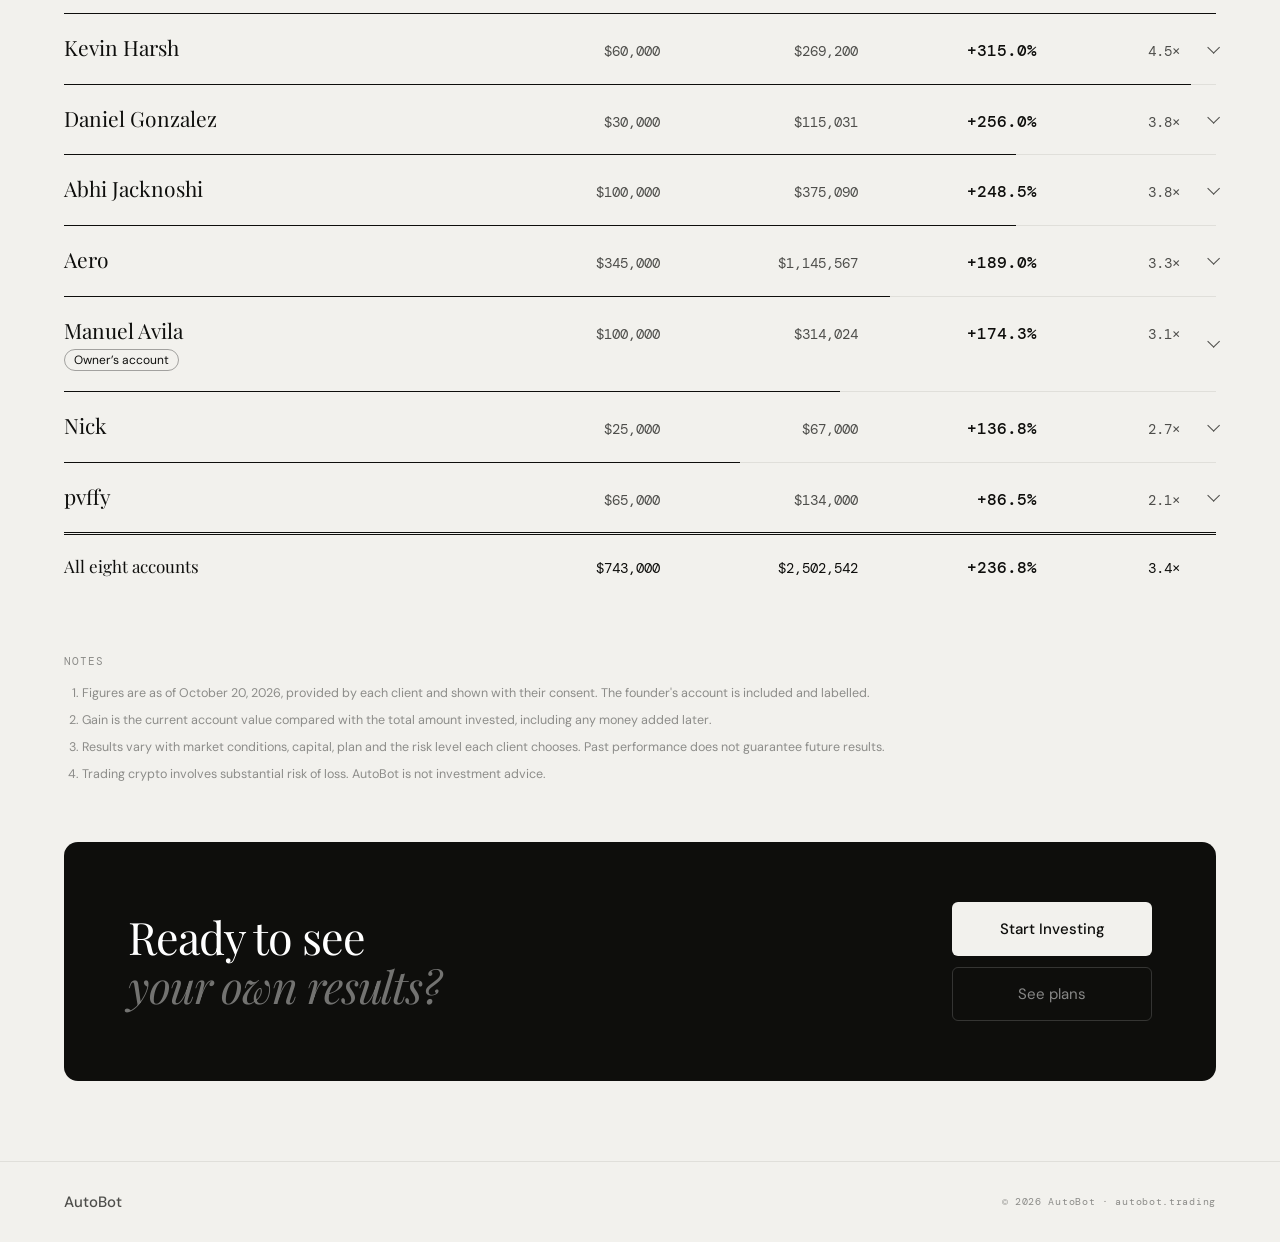
<file: results.html>
<!DOCTYPE html>
<html lang="en">
<head>
<meta charset="UTF-8">
<meta name="viewport" content="width=device-width, initial-scale=1.0">
<meta name="format-detection" content="telephone=no">
<title>Client Results — AutoBot</title>
<meta name="description" content="AutoBot client results: what seven clients and our founder invested, and what their accounts held in Oct 2026, shared with their consent. See what fully automated crypto trading actually delivers.">
<meta property="og:type" content="website">
<meta property="og:site_name" content="AutoBot">
<meta property="og:title" content="Client Results — AutoBot">
<meta property="og:description" content="What AutoBot clients invested, and what their accounts held in Oct 2026. Shared with their consent. See what fully automated crypto trading actually delivers.">
<meta property="og:url" content="https://autobot.trading/results.html">
<meta property="og:image" content="https://autobot.trading/og-image.jpg">
<meta property="og:image:width" content="1200">
<meta property="og:image:height" content="630">
<meta name="twitter:card" content="summary_large_image">
<meta name="twitter:title" content="Client Results — AutoBot">
<meta name="twitter:description" content="What AutoBot clients invested, and what their accounts held in Oct 2026. Shared with their consent.">
<meta name="twitter:image" content="https://autobot.trading/og-image.jpg">
<link rel="preconnect" href="https://fonts.googleapis.com">
<link href="https://fonts.googleapis.com/css2?family=Playfair+Display:ital,wght@0,400;0,500;1,400&family=DM+Sans:wght@300;400;500&family=DM+Mono:wght@300;400&display=swap" rel="stylesheet">
<style>
*, *::before, *::after { box-sizing: border-box; margin: 0; padding: 0; }
:root { --black: #0e0e0c; --white: #f2f1ed; --gray: #8c8c89; --gray-mid: #4e4e4b; --border: rgba(14,14,12,0.08); }
html { scroll-behavior: smooth; }
body { background: var(--white); color: var(--black); font-family: 'DM Sans', sans-serif; font-size: 16px; line-height: 1.6; overflow-x: hidden; }

nav { position: fixed; top: 0; left: 0; right: 0; z-index: 100; display: flex; align-items: center; justify-content: space-between; padding: 22px 64px; background: rgba(242,241,237,0.93); backdrop-filter: blur(16px); -webkit-backdrop-filter: blur(16px); border-bottom: 1px solid var(--border); }
.nav-logo { font-family: 'DM Sans', sans-serif; font-weight: 500; font-size: 16px; letter-spacing: -0.01em; color: var(--black); text-decoration: none; }
.nav-right { display: flex; align-items: center; gap: 36px; }
.nav-link { font-family: 'DM Mono', monospace; font-size: 11px; letter-spacing: 0.07em; text-transform: uppercase; color: var(--gray); text-decoration: none; transition: color 0.2s; }
.nav-link:hover, .nav-link.active { color: var(--black); }
.nav-cta { background: var(--black); color: var(--white); border: none; padding: 12px 26px; font-family: 'DM Sans', sans-serif; font-size: 13px; font-weight: 500; cursor: pointer; transition: opacity 0.2s; text-decoration: none; display: inline-block; }
.nav-cta:hover { opacity: 0.75; }

/* PAGE HEADER */
.page-header { padding: 148px 64px 52px; }
.page-eyebrow { font-family: 'DM Mono', monospace; font-size: 11px; letter-spacing: 0.1em; text-transform: uppercase; color: var(--gray); margin-bottom: 20px; }
.page-header h1 { font-family: 'Playfair Display', serif; font-size: clamp(36px, 4.3vw, 60px); font-weight: 400; line-height: 1.07; letter-spacing: -0.025em; color: var(--black); }
.page-consent-unused { font-family: 'DM Mono', monospace; font-size: 10px; letter-spacing: 0.04em; color: var(--gray); line-height: 1.7; max-width: 520px; margin-top: 20px; padding-top: 20px; border-top: 1px solid var(--border); }

/* DISCLAIMER */
.disclaimer { padding: 0 64px 48px; }
.disclaimer p { font-family: 'DM Mono', monospace; font-size: 10px; color: var(--gray); letter-spacing: 0.04em; line-height: 1.85; max-width: 860px; }

/* CTA BAND */
.cta-band { margin: 0 64px 80px; background: var(--black); border-radius: 14px; padding: 60px 64px; display: flex; align-items: center; justify-content: space-between; gap: 48px; }
.cta-text h2 { font-family: 'Playfair Display', serif; font-size: clamp(28px, 3.5vw, 46px); font-weight: 400; letter-spacing: -0.025em; line-height: 1.1; color: #fff; }
.cta-text h2 em { font-style: italic; color: rgba(255,255,255,0.42); }
.cta-text p { font-size: 15px; color: rgba(255,255,255,0.38); margin-top: 12px; font-weight: 300; max-width: 380px; line-height: 1.6; }
.cta-actions { display: flex; flex-direction: column; gap: 11px; min-width: 200px; }
.btn-w { background: var(--white); color: var(--black); border: none; padding: 15px 34px; font-family: 'DM Sans', sans-serif; font-size: 15px; font-weight: 500; cursor: pointer; transition: opacity 0.2s; text-decoration: none; display: block; text-align: center; border-radius: 6px; }
.btn-w:hover { opacity: 0.85; }
.btn-o { background: transparent; color: rgba(255,255,255,0.5); border: 1px solid rgba(255,255,255,0.16); padding: 14px 34px; font-family: 'DM Sans', sans-serif; font-size: 15px; font-weight: 400; cursor: pointer; transition: all 0.2s; text-decoration: none; display: block; text-align: center; border-radius: 6px; }
.btn-o:hover { border-color: rgba(255,255,255,0.45); color: rgba(255,255,255,0.85); }

footer { border-top: 1px solid var(--border); padding: 28px 64px; display: flex; align-items: center; justify-content: space-between; }
.footer-logo { font-family: 'DM Sans', sans-serif; font-weight: 500; font-size: 15px; color: var(--gray-mid); }
.footer-copy { font-family: 'DM Mono', monospace; font-size: 10px; letter-spacing: 0.07em; color: var(--gray); }




.fade-up { opacity: 0; transform: translateY(24px); transition: opacity 0.7s cubic-bezier(0.22,1,0.36,1), transform 0.7s cubic-bezier(0.22,1,0.36,1); }
.fade-up.visible { opacity: 1; transform: translateY(0); }

@media (max-width: 768px) {
  nav { padding: 16px 24px; }
  .nav-right { gap: 14px; }
  .nav-link { display: none; }
  .nav-cta { padding: 10px 16px; font-size: 12px; }

  .page-header { padding: 100px 24px 40px; }
  .page-header h1 { font-size: clamp(32px, 8.4vw, 44px); }
  .page-consent-unused { font-size: 9px; margin-top: 16px; padding-top: 16px; }



  .disclaimer { padding: 0 16px 32px; }
  .cta-band { margin: 0 16px 48px; padding: 40px 28px; flex-direction: column; gap: 28px; }
  .cta-text h2 { font-size: clamp(24px, 6vw, 36px); }
  .cta-actions { width: 100%; }
  .btn-w, .btn-o { padding: 14px 24px; font-size: 14px; }

  footer { padding: 24px; flex-direction: column; align-items: flex-start; gap: 12px; }

  /* Modal — full screen stacked on mobile */
    grid-template-columns: 1fr !important;
    grid-template-rows: 38vh 1fr;
    max-height: 96vh;
    height: 96vh;
    width: 100vw;
    max-width: 100vw !important;
    border-radius: 16px 16px 0 0;
    transform: translateY(40px);
  }

  /* Force image wrap visible on mobile — JS may have hidden it */
    display: block !important;
    min-height: unset;
    height: 100%;
    border-radius: 16px 16px 0 0;
    overflow: hidden;
  }
    min-height: unset;
    height: 100%;
    border-radius: 16px 16px 0 0;
    overflow: hidden;
  }
    width: 100%;
    height: 100%;
    object-fit: cover;
    object-position: left top;
  }
  /* Right-edge fade not needed on mobile — fade bottom instead */
    background:
      linear-gradient(to bottom, transparent 60%, rgba(10,10,8,0.85) 88%, #0a0a08 100%),
      linear-gradient(to bottom, rgba(6,6,5,0.2) 0%, transparent 8%);
  }
  /* Info panel scrolls below image */
    padding: 20px 24px 32px;
    justify-content: flex-start;
    border-left: none;
    border-top: 1px solid rgba(255,255,255,0.06);
    overflow-y: auto;
  }
}

@media (min-width: 769px) and (max-width: 1024px) {
  .page-header { padding: 120px 40px 48px; }
  .cta-band { margin: 0 32px 64px; padding: 48px 48px; }
  footer { padding: 24px 40px; }
}

.nav-hamburger{display:none;flex-direction:column;justify-content:center;gap:5px;width:36px;height:36px;background:none;border:1px solid rgba(14,14,12,0.12);cursor:pointer;padding:8px;}
.nav-hamburger span{display:block;width:100%;height:1px;background:var(--black, #0e0e0c);transition:all 0.25s cubic-bezier(0.22,1,0.36,1);}
.nav-hamburger.open span:nth-child(1){transform:translateY(6px) rotate(45deg);}
.nav-hamburger.open span:nth-child(2){opacity:0;}
.nav-hamburger.open span:nth-child(3){transform:translateY(-6px) rotate(-45deg);}
.mobile-menu{display:none;position:fixed;top:58px;left:0;right:0;background:rgba(245,244,240,0.98);backdrop-filter:blur(20px);border-bottom:1px solid rgba(14,14,12,0.08);flex-direction:column;z-index:99;padding:8px 0 16px;transform:translateY(-8px);opacity:0;transition:transform 0.3s cubic-bezier(0.22,1,0.36,1),opacity 0.3s;pointer-events:none;}
.mobile-menu.open{transform:translateY(0);opacity:1;pointer-events:all;}
.mobile-link{font-family:'DM Mono',monospace;font-size:11px;letter-spacing:0.1em;text-transform:uppercase;color:#4e4e4b;text-decoration:none;padding:14px 24px;border-bottom:1px solid rgba(14,14,12,0.08);display:block;transition:color 0.15s;}
.mobile-link:last-child{border-bottom:none;}
.mobile-link:hover{color:#0e0e0c;}
.mobile-link.cta{color:#0e0e0c;font-weight:500;margin:8px 24px 0;border:1px solid #0e0e0c;text-align:center;padding:12px 24px;}
@media(max-width:768px){
  nav{padding:0 20px;height:58px;}
  .nav-right{display:none!important;}
  .nav-hamburger{display:flex;}
  .mobile-menu{display:flex;}
}

/* ── RESULTS: lede, slope chart, ledger ── */
.page-lede { font-family: 'Playfair Display', serif; font-size: clamp(19px, 1.7vw, 23px); line-height: 1.5; color: var(--gray-mid); max-width: 36em; margin-top: 28px; }
.page-lede strong { font-weight: 500; color: var(--black); }

.slope { margin: 0 64px; padding: 36px 0 28px; border-top: 1px solid var(--black); }
.slope-svg { display: block; width: 100%; overflow: visible; }
.slope-svg text { font-family: 'DM Sans', sans-serif; }
.slope-rail { stroke: rgba(14,14,12,0.22); stroke-width: 1; }
.slope-head { font-size: 12px; fill: var(--gray); }
.slope-line { fill: none; stroke: var(--black); stroke-width: 1.4; transition: stroke-width .25s, opacity .25s; }
.slope-dot-start { fill: var(--white); stroke: var(--black); stroke-width: 1.4; }
.slope-dot-end { fill: var(--black); }
.slope-amt { font-family: 'DM Mono', monospace !important; font-size: 11.5px; fill: var(--gray-mid); }
.slope-name { font-size: 14px; fill: var(--black); }
.slope-gain { font-family: 'DM Mono', monospace !important; font-size: 11.5px; fill: var(--gray-mid); }
.slope-leader { stroke: rgba(14,14,12,0.25); stroke-width: 1; }
.slope-client { cursor: pointer; transition: opacity .25s; }
.slope-client:focus { outline: none; }
.slope-client:focus-visible .slope-name { text-decoration: underline; }
.is-focusing .slope-client { opacity: .16; }
.is-focusing .slope-client.is-on { opacity: 1; }
.is-focusing .slope-client.is-on .slope-line { stroke-width: 2.6; }
.slope-caption { font-size: 13px; color: var(--gray); line-height: 1.6; max-width: 46em; margin-top: 18px; }
@media (prefers-reduced-motion: no-preference) {
  .slope.animate .slope-line { stroke-dasharray: var(--len); stroke-dashoffset: var(--len); animation: slope-draw 1.1s cubic-bezier(0.22,1,0.36,1) forwards; animation-delay: var(--delay); }
  .slope.animate .slope-dot-end, .slope.animate .slope-label { opacity: 0; animation: slope-fade .5s ease forwards; animation-delay: calc(var(--delay) + .85s); }
}
@keyframes slope-draw { to { stroke-dashoffset: 0; } }
@keyframes slope-fade { to { opacity: 1; } }

.pull { margin: 64px 64px 0; display: grid; grid-template-columns: minmax(0, 1fr) minmax(0, 2.2fr); gap: 48px; align-items: start; }
.pull blockquote { font-family: 'Playfair Display', serif; font-style: italic; font-size: clamp(19px, 1.6vw, 23px); line-height: 1.45; letter-spacing: -0.015em; color: var(--black); max-width: 22em; }
.pull figcaption { grid-column: 2; font-size: 13px; color: var(--gray); margin-top: -36px; }
.pull figcaption b { font-weight: 500; color: var(--black); }

.ledger { margin: 96px 64px 56px; }
.ledger-top { display: flex; align-items: baseline; justify-content: space-between; gap: 24px; flex-wrap: wrap; padding-bottom: 18px; border-bottom: 1px solid var(--black); }
.ledger-top h2 { font-family: 'Playfair Display', serif; font-weight: 400; font-size: clamp(28px, 2.6vw, 36px); letter-spacing: -0.02em; line-height: 1.1; }
.sorter { display: flex; align-items: center; gap: 4px; font-size: 13px; color: var(--gray); }
.sorter span { margin-right: 8px; }
.sorter button { font: inherit; color: var(--gray-mid); background: none; border: 1px solid transparent; padding: 6px 12px; cursor: pointer; border-radius: 999px; }
.sorter button:hover { color: var(--black); }
.sorter button[aria-pressed="true"] { color: var(--black); border-color: rgba(14,14,12,0.35); }
.sorter button:focus-visible, .row summary:focus-visible, .shot-btn:focus-visible { outline: 2px solid var(--black); outline-offset: 2px; }

.cols, .row summary { display: grid; grid-template-columns: minmax(0, 2.2fr) repeat(2, minmax(0, 1fr)) minmax(0, .9fr) minmax(0, .7fr) 20px; gap: 16px; align-items: baseline; }
.cols { padding: 14px 0 12px; font-size: 12px; color: var(--gray); border-bottom: 1px solid var(--border); }
.cols > span:nth-child(n+2), .row .num { text-align: right; }
.row { border-bottom: 1px solid var(--border); }
.row summary { list-style: none; cursor: pointer; padding: 20px 0; }
.row summary::-webkit-details-marker { display: none; }
.row-name { font-family: 'Playfair Display', serif; font-size: 21px; line-height: 1.25; color: var(--black); }
.row-meta { display: block; font-size: 13px; color: var(--gray); margin-top: 3px; }
.num { font-family: 'DM Mono', monospace; font-size: 14px; color: var(--gray-mid); font-variant-numeric: tabular-nums; }
.num.gain { color: var(--black); font-size: 16px; }
.chev { justify-self: end; align-self: center; width: 9px; height: 9px; border-right: 1.4px solid var(--gray-mid); border-bottom: 1.4px solid var(--gray-mid); transform: rotate(45deg) translateY(-3px); transition: transform .25s; }
.row[open] .chev { transform: rotate(-135deg) translateY(-3px); }
.row summary:hover .row-name, .row.is-on .row-name { text-decoration: underline; text-decoration-thickness: 1px; text-underline-offset: 4px; }
.row-body { padding: 0 0 26px; display: grid; grid-template-columns: minmax(0, 2.2fr) minmax(0, 3.3fr); gap: 16px; }
.row-body p { font-size: 15px; color: var(--gray-mid); line-height: 1.6; max-width: 34em; }
.row-body blockquote { font-family: 'Playfair Display', serif; font-style: italic; font-size: 18px; line-height: 1.5; color: var(--black); max-width: 32em; }
.shot-btn { margin-top: 14px; font: 500 14px 'DM Sans', sans-serif; color: var(--black); background: none; border: 1px solid var(--black); padding: 10px 18px; cursor: pointer; transition: background .2s, color .2s; }
.shot-btn:hover { background: var(--black); color: var(--white); }
.ledger-total { display: grid; grid-template-columns: minmax(0, 2.2fr) repeat(2, minmax(0, 1fr)) minmax(0, .9fr) minmax(0, .7fr) 20px; gap: 16px; align-items: baseline; padding: 18px 0 0; }
.ledger-total .row-name { font-size: 17px; color: var(--gray-mid); }
.ledger-total .num { text-align: right; }

.shot { border: none; padding: 0; background: transparent; max-width: min(1200px, 94vw); width: 100%; margin: auto; }
.shot::backdrop { background: rgba(14,14,12,0.82); }
.shot-frame { background: var(--black); color: var(--white); }
.shot-bar { display: flex; justify-content: space-between; align-items: center; gap: 16px; padding: 14px 18px; font-size: 14px; }
.shot-bar span { color: rgba(242,241,237,0.6); }
.shot-bar b { font-weight: 500; color: var(--white); }
.shot-close { font: inherit; color: var(--white); background: none; border: 1px solid rgba(242,241,237,0.3); padding: 6px 14px; cursor: pointer; }
.shot img { display: block; width: 100%; height: auto; }

@media (max-width: 1024px) and (min-width: 769px) {
  .slope, .ledger { margin-left: 40px; margin-right: 40px; }
  .pull { margin-left: 40px; margin-right: 40px; }
}
@media (max-width: 768px) {
  .page-lede { font-size: 18px; margin-top: 20px; }
  .slope { margin: 0 16px; padding-top: 28px; }
  .pull { margin: 64px 24px 0; grid-template-columns: 1fr; gap: 16px; }
  .pull figcaption { grid-column: 1; margin-top: 0; }
  .ledger { margin: 72px 16px 40px; }
  .sorter span { display: none; }
  .cols { display: none; }
  .row summary { grid-template-columns: minmax(0, 1fr) auto 16px; grid-template-areas: "name gain chev" "path mult chev"; row-gap: 6px; column-gap: 12px; padding: 18px 0; }
  .row summary > :nth-child(1) { grid-area: name; }
  .row summary > .n-start { display: none; }
  .row summary > .n-end { grid-area: path; text-align: left; }
  .row summary > .gain { grid-area: gain; }
  .row summary > .n-mult { grid-area: mult; }
  .row summary > .chev { grid-area: chev; }
  .n-end::before { content: attr(data-from) " → "; }
  .row-name { font-size: 19px; }
  .row-body { grid-template-columns: 1fr; gap: 10px; }
  .ledger-total { grid-template-columns: minmax(0,1fr) auto; }
  .ledger-total .n-start, .ledger-total .n-mult, .ledger-total .spacer { display: none; }
  .ledger-total .n-end { grid-column: 1; grid-row: 2; text-align: left; }
  .ledger-total .n-end::before { content: attr(data-from) " → "; }
}
.founder { display: inline-block; font-size: 12px; color: var(--black); border: 1px solid rgba(14,14,12,0.35); border-radius: 999px; padding: 0 9px; margin-right: 6px; line-height: 20px; }

/* ── Client dashboard card (built from each client's real figures) ── */
.dash { border: none; padding: 0; background: transparent; width: min(880px, calc(100vw - 32px)); max-height: calc(100vh - 32px); margin: auto; overflow: auto; }
.dash::backdrop { background: rgba(14,14,12,0.78); }
.dash-card { --ink: #f2f1ed; --mute: rgba(242,241,237,0.55); --line: rgba(242,241,237,0.12); --up: #4ade80; background: #0e0e0c; color: var(--ink); padding: 0 0 8px; }
.dash-bar { display: flex; align-items: center; justify-content: space-between; padding: 16px 28px; border-bottom: 1px solid var(--line); font-size: 13px; color: var(--mute); }
.dash-bar strong { font-weight: 500; color: var(--ink); margin-right: 10px; }
.dash-close { font: inherit; color: var(--ink); background: none; border: 1px solid var(--line); padding: 6px 14px; cursor: pointer; }
.dash-close:hover { border-color: rgba(242,241,237,0.45); }
.dash-close:focus-visible, .dash-full:focus-visible { outline: 2px solid var(--ink); outline-offset: 2px; }
.dash-head { padding: 30px 28px 0; }
.dash-name { font-weight: 400; font-family: 'Playfair Display', serif; font-size: 30px; line-height: 1.15; letter-spacing: -0.015em; display: flex; align-items: center; gap: 12px; flex-wrap: wrap; }
.dash-owner { font-family: 'DM Sans', sans-serif; font-size: 12px; color: var(--ink); border: 1px solid rgba(242,241,237,0.35); border-radius: 999px; padding: 0 9px; line-height: 20px; letter-spacing: 0; }
.dash-meta { font-size: 14px; color: var(--mute); margin-top: 6px; }
.dash-hero { padding: 26px 28px 6px; display: flex; align-items: baseline; gap: 18px; flex-wrap: wrap; }
.dash-gain { font-family: 'Playfair Display', serif; font-size: clamp(54px, 9vw, 84px); line-height: 1; letter-spacing: -0.03em; color: var(--up); }
.dash-path { font-family: 'DM Mono', monospace; font-size: 14px; color: var(--mute); }
.dash-bars { padding: 22px 28px 6px; display: grid; grid-template-columns: 80px minmax(0,1fr) auto; gap: 10px 14px; align-items: center; font-size: 13px; color: var(--mute); }
.dash-track { height: 10px; background: rgba(242,241,237,0.06); position: relative; }
.dash-fill { position: absolute; inset: 0 auto 0 0; background: rgba(242,241,237,0.35); }
.dash-fill.end { background: var(--up); }
.dash-bars .v { font-family: 'DM Mono', monospace; color: var(--ink); text-align: right; font-variant-numeric: tabular-nums; }
.dash-stats { margin: 24px 28px 0; display: grid; grid-template-columns: repeat(4, minmax(0,1fr)); border-top: 1px solid var(--line); }
.dash-stat { padding: 16px 0 18px; border-right: 1px solid var(--line); padding-left: 16px; }
.dash-stat:first-child { padding-left: 0; }
.dash-stat:last-child { border-right: none; }
.dash-stat span { display: block; font-size: 12px; color: var(--mute); }
.dash-stat b { display: block; font-family: 'DM Mono', monospace; font-weight: 400; font-size: 18px; margin-top: 6px; font-variant-numeric: tabular-nums; }
.dash-stat b.up { color: var(--up); }
.dash-quote { margin: 4px 28px 0; padding: 22px 0 6px; border-top: 1px solid var(--line); font-family: 'Playfair Display', serif; font-style: italic; font-size: 19px; line-height: 1.5; }
.dash-quote cite { display: block; font-family: 'DM Sans', sans-serif; font-style: normal; font-size: 13px; color: var(--mute); margin-top: 10px; }
.dash-foot { display: flex; justify-content: space-between; align-items: center; gap: 16px; flex-wrap: wrap; margin: 18px 28px 14px; font-size: 13px; color: var(--mute); }
.dash-full { font: 500 14px 'DM Sans', sans-serif; color: var(--ink); background: none; border: 1px solid rgba(242,241,237,0.4); padding: 9px 16px; cursor: pointer; }
.dash-full:hover { background: var(--ink); color: #0e0e0c; }
.dash-img { display: block; width: 100%; height: auto; border-top: 1px solid var(--line); }
@media (prefers-reduced-motion: no-preference) {
  .dash[open] .dash-fill { animation: dash-grow .8s cubic-bezier(0.22,1,0.36,1) both; transform-origin: left; }
  .dash[open] .dash-fill.end { animation-delay: .12s; }
}
@keyframes dash-grow { from { transform: scaleX(0); } }
@media (max-width: 640px) {
  .dash-bar, .dash-head, .dash-hero, .dash-bars { padding-left: 20px; padding-right: 20px; }
  .dash-stats, .dash-quote, .dash-foot { margin-left: 20px; margin-right: 20px; }
  .dash-name { font-size: 25px; }
  .dash-stats { grid-template-columns: repeat(2, minmax(0,1fr)); }
  .dash-stat:nth-child(2) { border-right: none; }
  .dash-stat:nth-child(3) { padding-left: 0; }
  .dash-stat:nth-child(n+3) { border-top: 1px solid var(--line); }
  .dash-bars { grid-template-columns: 64px minmax(0,1fr) auto; }
}

/* ── elite touches ── */
.page-eyebrow{display:flex;align-items:baseline;gap:14px;flex-wrap:wrap;}
.pe-date{font-family:'DM Sans',sans-serif;font-size:12px;letter-spacing:0;text-transform:none;color:var(--gray);padding-left:14px;border-left:1px solid var(--border);}
.pull-mark{font-family:'Playfair Display',serif;font-style:italic;font-size:120px;line-height:.8;color:rgba(14,14,12,.14);justify-self:end;margin-top:-6px;}
.row summary{transition:background .2s;margin:0 -12px;padding-left:12px;padding-right:12px;}
.row summary:hover,.row.is-on summary{background:rgba(14,14,12,.025);}
.ledger-total{border-top:3px double var(--black);margin-top:-1px;padding-top:20px;}
.ledger-total .row-name{color:var(--black);}
.ledger-total .num{color:var(--black);}
.num.gain{font-weight:500;}
.notes{margin:72px 64px 56px;max-width:880px;}
.notes-h{font-family:'DM Mono',monospace;font-size:11px;letter-spacing:.1em;text-transform:uppercase;color:var(--gray);}
.notes ol{margin:12px 0 0;padding-left:18px;}
.notes li{font-size:12.5px;line-height:1.7;color:var(--gray);margin-bottom:6px;}
@media(max-width:1024px) and (min-width:769px){.notes{margin-left:40px;margin-right:40px;}}
@media(max-width:768px){.notes{margin:56px 16px 40px;}.pull-mark{display:none;}.row summary{margin:0;padding-left:0;padding-right:0;}.pe-date{border-left:none;padding-left:0;}}

/* ══ Motion & features (v2) ══ */
.rx-hero { position: relative; overflow: hidden; }
.rx-field { position: absolute; inset: 0; pointer-events: none; -webkit-mask-image: linear-gradient(90deg, transparent 18%, #000 62%); mask-image: linear-gradient(90deg, transparent 18%, #000 62%); }
.rx-title { position: relative; }
.rx-title .ln { display: block; overflow: hidden; padding-bottom: .06em; }
.rx-title .ln > span { display: inline-block; }
.rx-js .rx-title .ln > span { transform: translateY(105%); transition: transform 1.1s cubic-bezier(0.19,1,0.22,1); }
.rx-js .rx-title .ln:nth-child(2) > span { transition-delay: .12s; }
.rx-js .rx-title.in .ln > span { transform: none; }

.rx-stats { margin: 0 64px; display: grid; grid-template-columns: repeat(4, minmax(0, 1fr)); border-top: 1px solid var(--black); }
.rx-stat { padding: 22px 24px 30px 0; position: relative; }
.rx-stat + .rx-stat { padding-left: 24px; }
.rx-stat + .rx-stat::before { content: ''; position: absolute; left: 0; top: 22px; bottom: 30px; width: 1px; background: var(--border); transform-origin: top; }
.rx-k { display: block; font-family: 'DM Mono', monospace; font-size: 11px; letter-spacing: .1em; text-transform: uppercase; color: var(--gray); min-height: 1.2em; }
.rx-v { font-feature-settings: 'lnum' 1, 'tnum' 1; display: block; margin-top: 14px; font-family: 'Playfair Display', serif; font-weight: 400; font-size: clamp(28px, 3.1vw, 46px); letter-spacing: -.02em; line-height: 1; color: var(--black); font-variant-numeric: tabular-nums; white-space: nowrap; }
.rx-v.up { color: #1f6f4a; }
.rx-js .rx-stat { opacity: 0; transform: translateY(14px); transition: opacity .8s ease, transform .9s cubic-bezier(0.19,1,0.22,1); }
.rx-js .rx-stat:nth-child(2) { transition-delay: .08s; } .rx-js .rx-stat:nth-child(3) { transition-delay: .16s; } .rx-js .rx-stat:nth-child(4) { transition-delay: .24s; }
.rx-js .rx-stat.in { opacity: 1; transform: none; }
.rx-stats + .slope { border-top: none; margin-top: 40px; }

/* growth meter under each ledger row */
.row summary { position: relative; }
.meter { position: absolute; left: 12px; right: 12px; bottom: -1px; height: 1px; pointer-events: none; }
.meter span { display: block; height: 100%; width: calc(var(--m) * 100%); background: var(--black); transform: scaleX(0); transform-origin: left; transition: transform 1.4s cubic-bezier(0.19,1,0.22,1) .1s; }
.row.in .meter span, html:not(.rx-js) .meter span { transform: scaleX(1); }
.row summary:hover .meter span, .row.is-on .meter span { height: 2px; margin-top: -1px; }
.row { transition: opacity .35s ease; }
.row.is-out { display: none; }

/* exchange filter */
.ledger-top { row-gap: 14px; }
.ledger-top h2 { margin-right: auto; }
.rx-filter { display: flex; gap: 4px; flex-wrap: wrap; font-size: 13px; }
.rx-filter button { font: inherit; color: var(--gray-mid); background: none; border: 1px solid var(--border); padding: 6px 12px 6px 13px; cursor: pointer; border-radius: 999px; transition: background .2s, color .2s, border-color .2s; }
.rx-filter button i { font-style: normal; font-family: 'DM Mono', monospace; font-size: 11px; color: var(--gray); margin-left: 4px; }
.rx-filter button:hover { color: var(--black); border-color: rgba(14,14,12,.35); }
.rx-filter button[aria-pressed="true"] { background: var(--black); border-color: var(--black); color: var(--white); }
.rx-filter button[aria-pressed="true"] i { color: rgba(242,241,237,.6); }
.rx-filter button:focus-visible { outline: 2px solid var(--black); outline-offset: 2px; }
.is-filtered .slope-client { opacity: .12; }
.is-filtered .slope-client.is-kept { opacity: 1; }
.is-filtered.is-focusing .slope-client:not(.is-on) { opacity: .12; }

/* quote carousel */
.rx-quotes { position: relative; }
.rx-qstage { position: relative; grid-column: 2; height: var(--qh, auto); transition: height .5s cubic-bezier(0.19,1,0.22,1); }
.rx-q { position: absolute; inset: 0 0 auto 0; opacity: 0; filter: blur(6px); transform: translateY(10px); transition: opacity .7s ease, filter .7s ease, transform .9s cubic-bezier(0.19,1,0.22,1); pointer-events: none; }
.rx-q.is-on { opacity: 1; filter: none; transform: none; pointer-events: auto; }
.rx-q figcaption { margin-top: 18px; font-size: 13px; color: var(--gray); display: flex; gap: 12px; align-items: baseline; }
.rx-q figcaption b { font-weight: 500; color: var(--black); }
.rx-q figcaption span { font-family: 'DM Mono', monospace; font-size: 12px; color: #1f6f4a; }
.rx-qnav { grid-column: 2; display: flex; gap: 8px; margin-top: 26px; }
.rx-qnav button { width: 44px; height: 18px; padding: 0; background: none; border: none; cursor: pointer; display: flex; align-items: center; }
.rx-qnav button span { display: block; width: 100%; height: 1px; background: rgba(14,14,12,.2); position: relative; overflow: hidden; }
.rx-qnav button span::after { content: ''; position: absolute; inset: 0; background: var(--black); transform: scaleX(0); transform-origin: left; }
.rx-qnav button[aria-current] span::after { transform: scaleX(1); }
.rx-quotes.run .rx-qnav button[aria-current] span::after { transform: scaleX(0); animation: rx-prog 7s linear forwards; }
.rx-quotes.paused .rx-qnav button[aria-current] span::after { animation-play-state: paused; }
.rx-qnav button:focus-visible { outline: 2px solid var(--black); outline-offset: 2px; }
@keyframes rx-prog { to { transform: scaleX(1); } }
.pull.rx-quotes .pull-mark { grid-row: 1 / span 2; }

/* dashboard window: bars grow on open */
@media (prefers-reduced-motion: no-preference) {
  .dash[open] .dash-card > * { animation: rx-rise .6s cubic-bezier(0.19,1,0.22,1) both; }
  .dash[open] .dash-card > *:nth-child(2) { animation-delay: .04s; } .dash[open] .dash-card > *:nth-child(3) { animation-delay: .08s; }
  .dash[open] .dash-card > *:nth-child(4) { animation-delay: .12s; } .dash[open] .dash-card > *:nth-child(5) { animation-delay: .16s; }
  .dash[open] .dash-card > *:nth-child(n+6) { animation-delay: .2s; }
}
@keyframes rx-rise { from { opacity: 0; transform: translateY(10px); } }

@media (prefers-reduced-motion: reduce) {
  .rx-js .rx-title .ln > span, .rx-js .rx-stat, .meter span, .rx-q { transition: none !important; }
}
@media (max-width: 1024px) and (min-width: 769px) { .rx-stats { margin-left: 40px; margin-right: 40px; } }
@media (max-width: 768px) {
  .rx-stats { margin: 0 24px; grid-template-columns: 1fr 1fr; }
  .rx-stat, .rx-stat + .rx-stat { padding: 18px 12px 22px 0; }
  .rx-stat:nth-child(even) { padding-left: 16px; }
  .rx-stat:nth-child(3)::before { display: none; }
  .rx-stat:nth-child(n+3) { border-top: 1px solid var(--border); }
  .rx-v { font-size: clamp(24px, 7.4vw, 32px); }
  .rx-field { -webkit-mask-image: linear-gradient(180deg, transparent 10%, #000 70%); mask-image: linear-gradient(180deg, transparent 10%, #000 70%); opacity: .7; }
  .rx-qstage, .rx-qnav { grid-column: 1; }
  .rx-filter { order: 3; width: 100%; }
}

</style>
</head>
<body>

<nav>
  <a href="index.html" class="nav-logo">AutoBot</a>
  <div class="nav-right">
    <a href="results.html" class="nav-link active">Client results</a>
    <a href="plans.html" class="nav-link">Plans</a>
    <a href="login.html" class="nav-link">Client login</a>
    <a href="index.html#contact" class="nav-cta">Start Investing</a>
  </div>
  <button class="nav-hamburger" id="nav-hamburger" onclick="toggleMenu()" aria-label="Menu"><span></span><span></span><span></span></button>
</nav>
<div class="mobile-menu" id="mobile-menu">
  <a href="results.html" class="mobile-link">Client results</a>
  <a href="plans.html" class="mobile-link">Plans</a>
  <a href="login.html" class="mobile-link">Client login</a>
  <a href="index.html#contact" class="mobile-link cta" onclick="closeMobileMenu()">Start Investing →</a>
</div>

<header class="page-header rx-hero">
  <canvas class="rx-field" id="rx-field" aria-hidden="true"></canvas>
  <h1 class="rx-title"><span class="ln"><span>See how traders are</span></span><span class="ln"><span>growing with AutoBot.</span></span></h1>
</header>

<section class="rx-stats" aria-label="All accounts combined">
  <div class="rx-stat"><span class="rx-k" data-scramble>Invested</span><b class="rx-v" data-count="743000" data-fmt="usd">$743,000</b></div>
  <div class="rx-stat"><span class="rx-k" data-scramble>Value Oct 2026</span><b class="rx-v" data-count="2502542" data-fmt="usd">$2,502,542</b></div>
  <div class="rx-stat"><span class="rx-k" data-scramble>Combined gain</span><b class="rx-v up" data-count="236.8" data-fmt="pct">+236.8%</b></div>
  <div class="rx-stat"><span class="rx-k" data-scramble>Average time</span><b class="rx-v" data-count="34" data-fmt="mo">34 months</b></div>
</section>

<figure class="slope" id="slope">
  <svg class="slope-svg" id="slope-svg" role="img" aria-labelledby="slope-title slope-desc">
    <title id="slope-title">Each client's account, from starting amount to Oct 2026 value</title>
    <desc id="slope-desc">Kevin Harsh: $60,000 to $269,200, +348.7%; Manuel Avila: $100,000 to $314,024, +214.0%; Abhi Jacknoshi: $100,000 to $375,090, +275.1%; Daniel Gonzalez: $30,000 to $115,031, +283.4%; Camilo Perez: $18,000 to $82,630, +359.1%; Aero: $345,000 to $1,145,567, +232.0%; Nick: $25,000 to $67,000, +168.0%; pvffy: $65,000 to $134,000, +106.2%.</desc>
  </svg>
</figure>

<figure class="pull rx-quotes" id="rx-quotes" aria-roledescription="carousel">
  <span class="pull-mark" aria-hidden="true">“</span>
  <div class="rx-qstage" aria-live="polite">
    <div class="rx-q is-on" data-i="0"><blockquote>“I was skeptical at first. Watching it trade while I&#x27;m at work, sleeping, traveling — 291% later I can&#x27;t imagine trading any other way.”</blockquote><figcaption><b>Kevin Harsh</b><span>+348.7%</span></figcaption></div>
    <div class="rx-q" data-i="1"><blockquote>“Bot hitting TON, MORPHO and a few others in the past few days… holy shit. It is so good.”</blockquote><figcaption><b>Abhi Jacknoshi</b><span>+275.1%</span></figcaption></div>
    <div class="rx-q" data-i="2"><blockquote>“I love this product. I got in at a great time and as a long-term investor with no futures trading knowledge, this was the best option for me.”</blockquote><figcaption><b>Camilo Perez</b><span>+359.1%</span></figcaption></div>
  </div>
  <div class="rx-qnav"><button type="button" aria-label="Quote 1: Kevin Harsh" aria-current="true" data-q="0"><span></span></button><button type="button" aria-label="Quote 2: Abhi Jacknoshi" data-q="1"><span></span></button><button type="button" aria-label="Quote 3: Camilo Perez" data-q="2"><span></span></button></div>
</figure>

<section class="ledger" aria-labelledby="ledger-title">
  <div class="ledger-top">
    <h2 id="ledger-title">Every account</h2>
    <div class="rx-filter" role="group" aria-label="Filter by exchange">
      <button type="button" data-ex="all" aria-pressed="true">All <i>8</i></button>
      <button type="button" data-ex="bybit" aria-pressed="false">Bybit <i>4</i></button>
      <button type="button" data-ex="hyperliquid" aria-pressed="false">Hyperliquid <i>4</i></button>
      <button type="button" data-ex="binance" aria-pressed="false">Binance <i>1</i></button>
    </div>
    <div class="sorter" role="group" aria-label="Sort accounts">
      <button type="button" data-sort="gain" aria-pressed="true">Gain</button>
      <button type="button" data-sort="size" aria-pressed="false">Account size</button>
      <button type="button" data-sort="months" aria-pressed="false">Time running</button>
    </div>
  </div>
  <div class="cols" aria-hidden="true"><span>Client</span><span>Invested</span><span>Oct 2026</span><span>Gain</span><span>Growth</span><span></span></div>
  <div id="rows">
    <details class="row" id="client-camilo" data-id="camilo" data-gain="359.1" data-size="82630" data-months="33" data-ex="binance" style="--m:1.0">
      <summary>
        <span><span class="row-name">Camilo Perez</span></span>
        <span class="num n-start">$18,000</span>
        <span class="num n-end" data-from="$18K">$82,630</span>
        <span class="num gain">+359.1%</span>
        <span class="num n-mult">4.6×</span>
        <span class="chev" aria-hidden="true"></span>
        <span class="meter" aria-hidden="true"><span></span></span>
      </summary>
      <div class="row-body">
        <p>33 months on Binance, running since Jan 2024.</p>
        <div><blockquote>“I love this product. I got in at a great time and as a long-term investor with no futures trading knowledge, this was the best option for me.”</blockquote><button type="button" class="shot-btn" data-dash="camilo">View dashboard</button></div>
      </div>
    </details>
    <details class="row" id="client-kevin" data-id="kevin" data-gain="348.7" data-size="269200" data-months="35" data-ex="bybit hyperliquid" style="--m:0.9783">
      <summary>
        <span><span class="row-name">Kevin Harsh</span></span>
        <span class="num n-start">$60,000</span>
        <span class="num n-end" data-from="$60K">$269,200</span>
        <span class="num gain">+348.7%</span>
        <span class="num n-mult">4.5×</span>
        <span class="chev" aria-hidden="true"></span>
        <span class="meter" aria-hidden="true"><span></span></span>
      </summary>
      <div class="row-body">
        <p>35 months on Bybit and Hyperliquid, running since Nov 2023.</p>
        <div><blockquote>“I was skeptical at first. Watching it trade while I&#x27;m at work, sleeping, traveling — 291% later I can&#x27;t imagine trading any other way.”</blockquote><button type="button" class="shot-btn" data-dash="kevin">View dashboard</button></div>
      </div>
    </details>
    <details class="row" id="client-daniel" data-id="daniel" data-gain="283.4" data-size="115031" data-months="40" data-ex="bybit" style="--m:0.8261">
      <summary>
        <span><span class="row-name">Daniel Gonzalez</span></span>
        <span class="num n-start">$30,000</span>
        <span class="num n-end" data-from="$30K">$115,031</span>
        <span class="num gain">+283.4%</span>
        <span class="num n-mult">3.8×</span>
        <span class="chev" aria-hidden="true"></span>
        <span class="meter" aria-hidden="true"><span></span></span>
      </summary>
      <div class="row-body">
        <p>40 months on Bybit, running since Jun 2023.</p>
        <div><button type="button" class="shot-btn" data-dash="daniel">View dashboard</button></div>
      </div>
    </details>
    <details class="row" id="client-abhi" data-id="abhi" data-gain="275.1" data-size="375090" data-months="38" data-ex="bybit" style="--m:0.8261">
      <summary>
        <span><span class="row-name">Abhi Jacknoshi</span></span>
        <span class="num n-start">$100,000</span>
        <span class="num n-end" data-from="$100K">$375,090</span>
        <span class="num gain">+275.1%</span>
        <span class="num n-mult">3.8×</span>
        <span class="chev" aria-hidden="true"></span>
        <span class="meter" aria-hidden="true"><span></span></span>
      </summary>
      <div class="row-body">
        <p>38 months on Bybit, running since Aug 2023.</p>
        <div><blockquote>“Bot hitting TON, MORPHO and a few others in the past few days… holy shit. It is so good.”</blockquote><button type="button" class="shot-btn" data-dash="abhi">View dashboard</button></div>
      </div>
    </details>
    <details class="row" id="client-aero" data-id="aero" data-gain="232.0" data-size="1145567" data-months="35" data-ex="bybit" style="--m:0.7174">
      <summary>
        <span><span class="row-name">Aero</span></span>
        <span class="num n-start">$345,000</span>
        <span class="num n-end" data-from="$345K">$1,145,567</span>
        <span class="num gain">+232.0%</span>
        <span class="num n-mult">3.3×</span>
        <span class="chev" aria-hidden="true"></span>
        <span class="meter" aria-hidden="true"><span></span></span>
      </summary>
      <div class="row-body">
        <p>35 months on Bybit, running since Nov 2023. High-capital account.</p>
        <div><button type="button" class="shot-btn" data-dash="aero">View dashboard</button></div>
      </div>
    </details>
    <details class="row" id="client-manuel" data-id="manuel" data-gain="214.0" data-size="314024" data-months="42" data-ex="hyperliquid" style="--m:0.6739">
      <summary>
        <span><span class="row-name">Manuel Avila</span><span class="row-meta"><span class="founder">Owner’s account</span></span></span>
        <span class="num n-start">$100,000</span>
        <span class="num n-end" data-from="$100K">$314,024</span>
        <span class="num gain">+214.0%</span>
        <span class="num n-mult">3.1×</span>
        <span class="chev" aria-hidden="true"></span>
        <span class="meter" aria-hidden="true"><span></span></span>
      </summary>
      <div class="row-body">
        <p>42 months on Hyperliquid, running since Apr 2023. Our founder runs his own money with AutoBot. Started with $50,000 in Apr 2023 and added $50,000 after 12 months; the gain is measured on the full $100,000 invested.</p>
        <div><button type="button" class="shot-btn" data-dash="manuel">View dashboard</button></div>
      </div>
    </details>
    <details class="row" id="client-nick" data-id="nick" data-gain="168.0" data-size="67000" data-months="33" data-ex="hyperliquid" style="--m:0.587">
      <summary>
        <span><span class="row-name">Nick</span></span>
        <span class="num n-start">$25,000</span>
        <span class="num n-end" data-from="$25K">$67,000</span>
        <span class="num gain">+168.0%</span>
        <span class="num n-mult">2.7×</span>
        <span class="chev" aria-hidden="true"></span>
        <span class="meter" aria-hidden="true"><span></span></span>
      </summary>
      <div class="row-body">
        <p>33 months on Hyperliquid, running since Jan 2024.</p>
        <div><button type="button" class="shot-btn" data-dash="nick">View dashboard</button></div>
      </div>
    </details>
    <details class="row" id="client-pvffy" data-id="pvffy" data-gain="106.2" data-size="134000" data-months="19" data-ex="hyperliquid" style="--m:0.4565">
      <summary>
        <span><span class="row-name">pvffy</span></span>
        <span class="num n-start">$65,000</span>
        <span class="num n-end" data-from="$65K">$134,000</span>
        <span class="num gain">+106.2%</span>
        <span class="num n-mult">2.1×</span>
        <span class="chev" aria-hidden="true"></span>
        <span class="meter" aria-hidden="true"><span></span></span>
      </summary>
      <div class="row-body">
        <p>19 months on Hyperliquid, running since Mar 2025.</p>
        <div><button type="button" class="shot-btn" data-dash="pvffy">View dashboard</button></div>
      </div>
    </details>
  </div>
  <div class="ledger-total">
    <span class="row-name" id="total-label">All eight accounts</span>
    <span class="num n-start">$743,000</span>
    <span class="num n-end" data-from="$743K">$2,502,542</span>
    <span class="num gain">+236.8%</span>
    <span class="num n-mult">3.4×</span>
    <span class="spacer"></span>
  </div>
</section>

<section class="notes" aria-labelledby="notes-h">
  <p id="notes-h" class="notes-h">Notes</p>
  <ol>
    <li>Figures are as of October 20, 2026, provided by each client and shown with their consent. The founder's account is included and labelled.</li>
    <li>Gain is the current account value compared with the total amount invested, including any money added later.</li>
    <li>Results vary with market conditions, capital, plan and the risk level each client chooses. Past performance does not guarantee future results.</li>
    <li>Trading crypto involves substantial risk of loss. AutoBot is not investment advice.</li>
  </ol>
</section>

<div class="cta-band fade-up">
  <div class="cta-text">
    <h2>Ready to see<br><em>your own results?</em></h2>
  </div>
  <div class="cta-actions">
    <a href="index.html#contact" class="btn-w">Start Investing</a>
    <a href="plans.html" class="btn-o">See plans</a>
  </div>
</div>

<footer>
  <span class="footer-logo">AutoBot</span>
  <span class="footer-copy">© 2026 AutoBot · autobot.trading</span>
</footer>

<dialog class="dash" id="dash" aria-labelledby="dash-name">
  <div class="dash-card" id="dash-card"></div>
</dialog>
<script>
const CLIENTS = [{"id": "kevin", "name": "Kevin Harsh", "short": "Kevin", "start": 60000, "end": 269200, "gain": 348.7, "mult": 4.5, "ex": "Bybit and Hyperliquid", "exs": ["Bybit", "Hyperliquid"], "since": "Nov 2023", "months": 35, "quote": "I was skeptical at first. Watching it trade while I'm at work, sleeping, traveling \u2014 291% later I can't imagine trading any other way.", "shot": null, "founder": false}, {"id": "manuel", "name": "Manuel Avila", "short": "Manuel", "start": 100000, "end": 314024, "gain": 214.0, "mult": 3.1, "ex": "Hyperliquid", "exs": ["Hyperliquid"], "since": "Apr 2023", "months": 42, "quote": "", "shot": null, "founder": true}, {"id": "abhi", "name": "Abhi Jacknoshi", "short": "Abhi", "start": 100000, "end": 375090, "gain": 275.1, "mult": 3.8, "ex": "Bybit", "exs": ["Bybit"], "since": "Aug 2023", "months": 38, "quote": "Bot hitting TON, MORPHO and a few others in the past few days\u2026 holy shit. It is so good.", "shot": "img/results-abhi.jpg", "founder": false}, {"id": "daniel", "name": "Daniel Gonzalez", "short": "Daniel", "start": 30000, "end": 115031, "gain": 283.4, "mult": 3.8, "ex": "Bybit", "exs": ["Bybit"], "since": "Jun 2023", "months": 40, "quote": "", "shot": null, "founder": false}, {"id": "camilo", "name": "Camilo Perez", "short": "Camilo", "start": 18000, "end": 82630, "gain": 359.1, "mult": 4.6, "ex": "Binance", "exs": ["Binance"], "since": "Jan 2024", "months": 33, "quote": "I love this product. I got in at a great time and as a long-term investor with no futures trading knowledge, this was the best option for me.", "shot": "img/results-camilo.jpg", "founder": false}, {"id": "aero", "name": "Aero", "short": "Aero", "start": 345000, "end": 1145567, "gain": 232.0, "mult": 3.3, "ex": "Bybit", "exs": ["Bybit"], "since": "Nov 2023", "months": 35, "quote": "", "shot": null, "founder": false}, {"id": "nick", "name": "Nick", "short": "Nick", "start": 25000, "end": 67000, "gain": 168.0, "mult": 2.7, "ex": "Hyperliquid", "exs": ["Hyperliquid"], "since": "Jan 2024", "months": 33, "quote": "", "shot": null, "founder": false}, {"id": "pvffy", "name": "pvffy", "short": "pvffy", "start": 65000, "end": 134000, "gain": 106.2, "mult": 2.1, "ex": "Hyperliquid", "exs": ["Hyperliquid"], "since": "Mar 2025", "months": 19, "quote": "", "shot": null, "founder": false}];

/* ── Slope chart: start → Oct 2026, log scale ── */
(function(){
  const fig = document.getElementById('slope'), svg = document.getElementById('slope-svg');
  const NS = 'http://www.w3.org/2000/svg';
  const fmtK = v => v >= 1e6 ? '$' + (v/1e6).toFixed(2).replace(/0$/,'') + 'M' : '$' + Math.round(v/1e3) + 'K';
  function el(name, attrs, parent){ const n = document.createElementNS(NS, name); for (const a in attrs) n.setAttribute(a, attrs[a]); if (parent) parent.appendChild(n); return n; }
  // keep labels from overlapping: push apart to a minimum gap, then keep inside bounds
  function spread(items, gap, lo, hi){
    items.sort((a,b) => a.y - b.y);
    for (let it = 0; it < 60; it++){
      let moved = false;
      for (let i = 1; i < items.length; i++){
        const d = items[i].y - items[i-1].y;
        if (d < gap){ const push = (gap - d)/2; items[i-1].y -= push; items[i].y += push; moved = true; }
      }
      if (items[0].y < lo){ const s = lo - items[0].y; items.forEach(x => x.y += s); }
      const last = items[items.length-1]; if (last.y > hi){ const s = last.y - hi; items.forEach(x => x.y -= s); }
      if (!moved) break;
    }
    return items;
  }
  function draw(animate){
    const W = fig.clientWidth, narrow = W < 640;
    const H = narrow ? 420 : 500, top = 40, bottom = H - 18;
    const xL = narrow ? 52 : 92, xR = W - (narrow ? 112 : 275);
    const lo = Math.log(15000), hi = Math.log(1500000);
    const y = v => bottom - (Math.log(v) - lo) / (hi - lo) * (bottom - top);
    svg.setAttribute('viewBox', '0 0 ' + W + ' ' + H); svg.setAttribute('height', H);
    [...svg.querySelectorAll(':scope > g')].forEach(g => g.remove());
    const base = el('g', {}, svg);
    el('line', {x1:xL, x2:xL, y1:top-14, y2:bottom, class:'slope-rail'}, base);
    el('line', {x1:xR, x2:xR, y1:top-14, y2:bottom, class:'slope-rail'}, base);
    el('text', {x:xL, y:16, 'text-anchor':'middle', class:'slope-head'}, base).textContent = 'Invested';
    el('text', {x:xR, y:16, 'text-anchor':'middle', class:'slope-head'}, base).textContent = 'Oct 2026';
    const L = spread(CLIENTS.map(c => ({c, y: y(c.start)})), 17, top, bottom);
    const R = spread(CLIENTS.map(c => ({c, y: y(c.end)})), narrow ? 19 : 22, top, bottom);
    const order = [...CLIENTS].sort((a,b) => b.gain - a.gain).map(c => c.id);
    CLIENTS.forEach(c => {
      const g = el('g', {class:'slope-client', 'data-id':c.id, tabindex:'0', role:'button', 'aria-label': c.name + ', ' + fmtK(c.start) + ' to ' + fmtK(c.end) + ', plus ' + c.gain + ' percent. Show details.'}, svg);
      g.style.setProperty('--delay', (order.indexOf(c.id) * 0.07) + 's');
      const y1 = y(c.start), y2 = y(c.end);
      const line = el('line', {x1:xL, y1, x2:xR, y2, class:'slope-line'}, g);
      line.style.setProperty('--len', Math.hypot(xR-xL, y2-y1));
      el('circle', {cx:xL, cy:y1, r:3.6, class:'slope-dot-start'}, g);
      el('circle', {cx:xR, cy:y2, r:3.6, class:'slope-dot-end'}, g);
      const l = L.find(o => o.c === c), r = R.find(o => o.c === c);
      const lab = el('g', {class:'slope-label'}, g);
      if (Math.abs(l.y - y1) > 1) el('line', {x1:xL-6, y1:y1, x2:xL-12, y2:l.y, class:'slope-leader'}, lab);
      el('text', {x:xL-14, y:l.y+4, 'text-anchor':'end', class:'slope-amt'}, lab).textContent = fmtK(c.start);
      if (Math.abs(r.y - y2) > 1) el('line', {x1:xR+6, y1:y2, x2:xR+12, y2:r.y, class:'slope-leader'}, lab);
      const t = el('text', {x:xR+14, y:r.y+4.5, class:'slope-name'}, lab);
      t.textContent = c.founder ? (narrow ? 'Owner' : c.name + ' (owner)') : (narrow ? c.short : c.name);
      const gain = el('tspan', {class:'slope-gain', dx:'8'}, t); gain.textContent = '+' + Math.round(c.gain) + '%';
      if (!narrow){ const amt = el('tspan', {class:'slope-gain', dx:'8'}, t); amt.textContent = fmtK(c.end); }
    });
    fig.classList.toggle('animate', !!animate);
  }
  let drawn = false, lastW = 0;
  const io = new IntersectionObserver(es => { if (es[0].isIntersecting && !drawn){ drawn = true; draw(true); io.disconnect(); } }, {threshold: 0.25});
  draw(false); lastW = fig.clientWidth; io.observe(fig);
  window.addEventListener('resize', () => { if (fig.clientWidth !== lastW){ lastW = fig.clientWidth; draw(false); } });

  /* link chart ↔ rows */
  function focus(id){ fig.classList.toggle('is-focusing', !!id);
    svg.querySelectorAll('.slope-client').forEach(g => g.classList.toggle('is-on', g.dataset.id === id));
    document.querySelectorAll('.row').forEach(r => r.classList.toggle('is-on', r.dataset.id === id)); }
  svg.addEventListener('mouseover', e => { const g = e.target.closest('.slope-client'); if (g) focus(g.dataset.id); });
  svg.addEventListener('mouseleave', () => focus(null));
  svg.addEventListener('focusin', e => { const g = e.target.closest('.slope-client'); if (g) focus(g.dataset.id); });
  svg.addEventListener('focusout', () => focus(null));
  function openRow(id){ const r = document.getElementById('client-' + id); if (!r) return; r.open = true; r.scrollIntoView({behavior: matchMedia('(prefers-reduced-motion: reduce)').matches ? 'auto' : 'smooth', block:'center'}); r.querySelector('summary').focus({preventScroll:true}); }
  svg.addEventListener('click', e => { const g = e.target.closest('.slope-client'); if (g) openRow(g.dataset.id); });
  svg.addEventListener('keydown', e => { const g = e.target.closest('.slope-client'); if (g && (e.key === 'Enter' || e.key === ' ')){ e.preventDefault(); openRow(g.dataset.id); } });
  document.getElementById('rows').addEventListener('mouseover', e => { const r = e.target.closest('.row'); if (r) focus(r.dataset.id); });
  document.getElementById('rows').addEventListener('mouseleave', () => focus(null));
})();

/* ── Sorting ── */
document.querySelectorAll('.sorter button').forEach(b => b.addEventListener('click', () => {
  document.querySelectorAll('.sorter button').forEach(x => x.setAttribute('aria-pressed', x === b));
  const key = b.dataset.sort, wrap = document.getElementById('rows');
  [...wrap.children].sort((a,c) => parseFloat(c.dataset[key]) - parseFloat(a.dataset[key])).forEach(r => wrap.appendChild(r));
}));

/* ── Client dashboard card (real figures only) ── */
(function(){
  const dlg = document.getElementById('dash'), card = document.getElementById('dash-card');
  const usd = v => '$' + Math.round(v).toLocaleString('en-US');
  const esc = t => String(t).replace(/[&<>"]/g, ch => ({'&':'&amp;','<':'&lt;','>':'&gt;','"':'&quot;'}[ch]));
  function render(c){
    const pctS = (c.start / c.end * 100).toFixed(1);
    card.innerHTML = `
      <div class="dash-bar"><span><strong>AutoBot</strong>Client account</span><button type="button" class="dash-close" data-close>Close</button></div>
      <div class="dash-head">
        <h2 class="dash-name" id="dash-name">${esc(c.name)}${c.founder ? '<span class="dash-owner">Owner’s account</span>' : ''}</h2>
        <p class="dash-meta">${esc(c.ex)}, ${c.since} to Oct 2026, ${c.months} months${c.founder ? '. $50,000 to start, $50,000 added after 12 months' : ''}</p>
      </div>
      <div class="dash-hero"><span class="dash-gain">+${c.gain.toFixed(1)}%</span><span class="dash-path">${usd(c.start)} → ${usd(c.end)}</span></div>
      <div class="dash-bars" aria-hidden="true">
        <span>Invested</span><span class="dash-track"><span class="dash-fill" style="width:${pctS}%"></span></span><span class="v">${usd(c.start)}</span>
        <span>Oct 2026</span><span class="dash-track"><span class="dash-fill end" style="width:100%"></span></span><span class="v">${usd(c.end)}</span>
      </div>
      <div class="dash-stats">
        <div class="dash-stat"><span>Invested</span><b>${usd(c.start)}</b></div>
        <div class="dash-stat"><span>Oct 2026 value</span><b>${usd(c.end)}</b></div>
        <div class="dash-stat"><span>Net gain</span><b class="up">+${usd(c.end - c.start)}</b></div>
        <div class="dash-stat"><span>Growth</span><b>${c.mult}×</b></div>
      </div>
      ${c.quote ? `<blockquote class="dash-quote">“${esc(c.quote)}”<cite>${esc(c.name)}</cite></blockquote>` : ''}
      <div class="dash-foot"><span>Past performance does not guarantee future results.</span>${c.shot ? '<button type="button" class="dash-full" data-full>Full dashboard from May 2026</button>' : ''}</div>`;
    const full = card.querySelector('[data-full]');
    if (full) full.addEventListener('click', () => {
      full.remove();
      const img = new Image(); img.className = 'dash-img'; img.src = c.shot; img.alt = c.name + "'s full AutoBot dashboard";
      card.appendChild(img);
    });
  }
  document.querySelectorAll('[data-dash]').forEach(b => b.addEventListener('click', () => {
    const c = CLIENTS.find(c => c.id === b.dataset.dash);
    render(c); dlg.showModal(); dlg.scrollTop = 0;
    if (typeof countUp === 'function'){ countUp(card.querySelector('.dash-gain'), c.gain, v => '+' + v.toFixed(1) + '%', 1100); }
    card.querySelector('[data-close]').focus();
  }));
  dlg.addEventListener('click', e => { if (e.target === dlg || e.target.closest('[data-close]')) dlg.close(); });
})();

/* ── Shared motion helpers (inlined by tools/build_*.py) ── */
const REDUCED = matchMedia('(prefers-reduced-motion: reduce)').matches;
document.documentElement.classList.add('rx-js');
const fmt = { usd: v => '$' + Math.round(v).toLocaleString('en-US'), pct: v => '+' + v.toFixed(1) + '%', mo: v => Math.round(v) + ' months',
              x: v => v.toFixed(1) + '×' };
function countUp(el, to, f, dur){
  if (REDUCED){ el.textContent = f(to); return; }
  const t0 = performance.now(); dur = dur || 1600;
  (function tick(t){ const p = Math.min(1, (t - t0) / dur), e = 1 - Math.pow(1 - p, 4);
    el.textContent = f(to * e); if (p < 1) requestAnimationFrame(tick); else el.textContent = f(to); })(t0);
}
function scramble(el){
  if (REDUCED) return;
  const final = el.textContent, chars = '0123456789$%+×#/';
  let f = 0; const total = 18;
  (function step(){ el.textContent = final.split('').map((ch, i) => ch === ' ' ? ' ' : (i < f / total * final.length ? ch : chars[Math.random() * chars.length | 0])).join('');
    if (++f <= total) setTimeout(step, 34); else el.textContent = final; })();
}
function onView(els, fn, thr){
  const io = new IntersectionObserver(es => es.forEach(e => { if (e.isIntersecting){ fn(e.target); io.unobserve(e.target); } }), {threshold: thr || 0.3});
  els.forEach(el => io.observe(el));
}
/* Cursor-reactive dot field. host: element that receives the pointer; ink: 'r,g,b' */
function dotField(cv, host, ink, opts){
  opts = opts || {};
  const ctx = cv.getContext('2d'), GAP = opts.gap || 22, base = opts.base || .1;
  let W, H, mx = -999, my = -999, tx = -999, ty = -999, raf = null, t0 = performance.now(), visible = true;
  function size(){ const dpr = Math.min(2, devicePixelRatio || 1); W = host.clientWidth; H = host.clientHeight;
    cv.width = W * dpr; cv.height = H * dpr; cv.style.width = W + 'px'; cv.style.height = H + 'px'; ctx.setTransform(dpr,0,0,dpr,0,0); draw(performance.now()); }
  function draw(now){
    const t = (now - t0) / 1000; ctx.clearRect(0, 0, W, H);
    mx += (tx - mx) * .12; my += (ty - my) * .12;
    for (let y = GAP; y < H; y += GAP) for (let x = GAP; x < W; x += GAP){
      const d = Math.hypot(x - mx, y - my), near = Math.max(0, 1 - d / 150);
      const wave = REDUCED ? 0 : (Math.sin(x * .018 + t * .9) + Math.cos(y * .022 - t * .7)) * .25 + .5;
      const r = .7 + near * 1.9 + wave * .35, a = base + near * .55 + wave * .08;
      ctx.fillStyle = 'rgba(' + ink + ',' + a.toFixed(3) + ')';
      ctx.beginPath(); ctx.arc(x, y, r, 0, 6.283); ctx.fill();
    }
  }
  function loop(now){ draw(now); raf = (visible && !REDUCED) ? requestAnimationFrame(loop) : null; }
  host.addEventListener('pointermove', e => { const b = host.getBoundingClientRect(); tx = e.clientX - b.left; ty = e.clientY - b.top; if (mx < -900){ mx = tx; my = ty; } if (REDUCED) draw(performance.now()); });
  host.addEventListener('pointerleave', () => { tx = ty = -999; });
  new IntersectionObserver(es => { visible = es[0].isIntersecting; if (visible && !raf && !REDUCED) raf = requestAnimationFrame(loop); }).observe(host);
  addEventListener('resize', size); size();
}
/* Line-by-line headline reveal */
requestAnimationFrame(() => document.querySelectorAll('.rx-title').forEach(t => t.classList.add('in')));


/* ── Hero dot field ── */
(function(){ const cv = document.getElementById('rx-field'); dotField(cv, cv.parentElement, '14,14,12'); })();

/* ── Key figures: roll up + label decode ── */
onView(document.querySelectorAll('.rx-stat'), s => {
  const v = s.querySelector('.rx-v'); countUp(v, parseFloat(v.dataset.count), fmt[v.dataset.fmt]);
  scramble(s.querySelector('.rx-k')); s.classList.add('in');
}, 0.4);

/* ── Ledger: meters draw, gains count as rows appear ── */
onView(document.querySelectorAll('.row'), r => {
  r.classList.add('in'); const g = r.querySelector('.gain'); countUp(g, parseFloat(r.dataset.gain), fmt.pct, 1300);
}, 0.4);

/* ── Exchange filter ── */
(function(){
  const btns = document.querySelectorAll('.rx-filter button'), rows = [...document.querySelectorAll('.row')];
  const fig = document.getElementById('slope'), total = document.querySelector('.ledger-total');
  const words = ['','one','two','three','four','five','six','seven','eight'];
  btns.forEach(b => b.addEventListener('click', () => {
    btns.forEach(x => x.setAttribute('aria-pressed', x === b)); const ex = b.dataset.ex;
    const pick = rows.filter(r => ex === 'all' || r.dataset.ex.split(' ').includes(ex));
    rows.forEach(r => r.classList.toggle('is-out', !pick.includes(r)));
    const ids = pick.map(r => r.dataset.id);
    fig.classList.toggle('is-filtered', ex !== 'all');
    document.querySelectorAll('.slope-client').forEach(g => g.classList.toggle('is-kept', ids.includes(g.dataset.id)));
    const sel = CLIENTS.filter(c => ids.includes(c.id)), s = sel.reduce((a,c) => a + c.start, 0), e = sel.reduce((a,c) => a + c.end, 0);
    const lbl = document.getElementById('total-label');
    lbl.textContent = ex === 'all' ? 'All eight accounts' : (sel.length === 1 ? 'One account' : 'These ' + words[sel.length] + ' accounts');
    total.querySelector('.n-start').textContent = fmt.usd(s);
    total.querySelector('.n-end').textContent = fmt.usd(e);
    countUp(total.querySelector('.gain'), (e / s - 1) * 100, fmt.pct, 700);
    total.querySelector('.n-mult').textContent = fmt.x(e / s);
  }));
})();

/* ── Quote carousel ── */
(function(){
  const box = document.getElementById('rx-quotes'), qs = box.querySelectorAll('.rx-q'), dots = box.querySelectorAll('.rx-qnav button');
  if (qs.length < 2) return;
  let i = 0, timer = null;
  function go(n){ qs[i].classList.remove('is-on'); dots[i].removeAttribute('aria-current');
    i = (n + qs.length) % qs.length; qs[i].classList.add('is-on'); dots[i].setAttribute('aria-current', 'true');
    box.style.setProperty('--qh', qs[i].offsetHeight + 'px'); restart(); }
  function restart(){ clearTimeout(timer); box.classList.remove('run'); void box.offsetWidth; if (!REDUCED){ box.classList.add('run'); timer = setTimeout(() => go(i + 1), 7000); } }
  dots.forEach((d, n) => d.addEventListener('click', () => go(n)));
  box.addEventListener('mouseenter', () => { clearTimeout(timer); box.classList.add('paused'); });
  box.addEventListener('mouseleave', () => { box.classList.remove('paused'); restart(); });
  box.style.setProperty('--qh', qs[0].offsetHeight + 'px');
  onView([box], restart, 0.5);
  addEventListener('resize', () => box.style.setProperty('--qh', qs[i].offsetHeight + 'px'));
})();

/* Fade-in for the closing sections */
const observer = new IntersectionObserver(entries => entries.forEach(e => { if (e.isIntersecting){ e.target.classList.add('visible'); observer.unobserve(e.target); } }), { threshold: 0.05 });
document.querySelectorAll('.fade-up').forEach(el => observer.observe(el));
</script>
<script>
function toggleMenu(){const b=document.getElementById('nav-hamburger'),m=document.getElementById('mobile-menu'),o=m.classList.toggle('open');b.classList.toggle('open',o);document.body.style.overflow=o?'hidden':'';}
function closeMobileMenu(){document.getElementById('nav-hamburger').classList.remove('open');document.getElementById('mobile-menu').classList.remove('open');document.body.style.overflow='';}
document.querySelectorAll('.mobile-link:not(.cta)').forEach(l=>l.addEventListener('click',closeMobileMenu));
</script>
</body>
</html>
</file>
